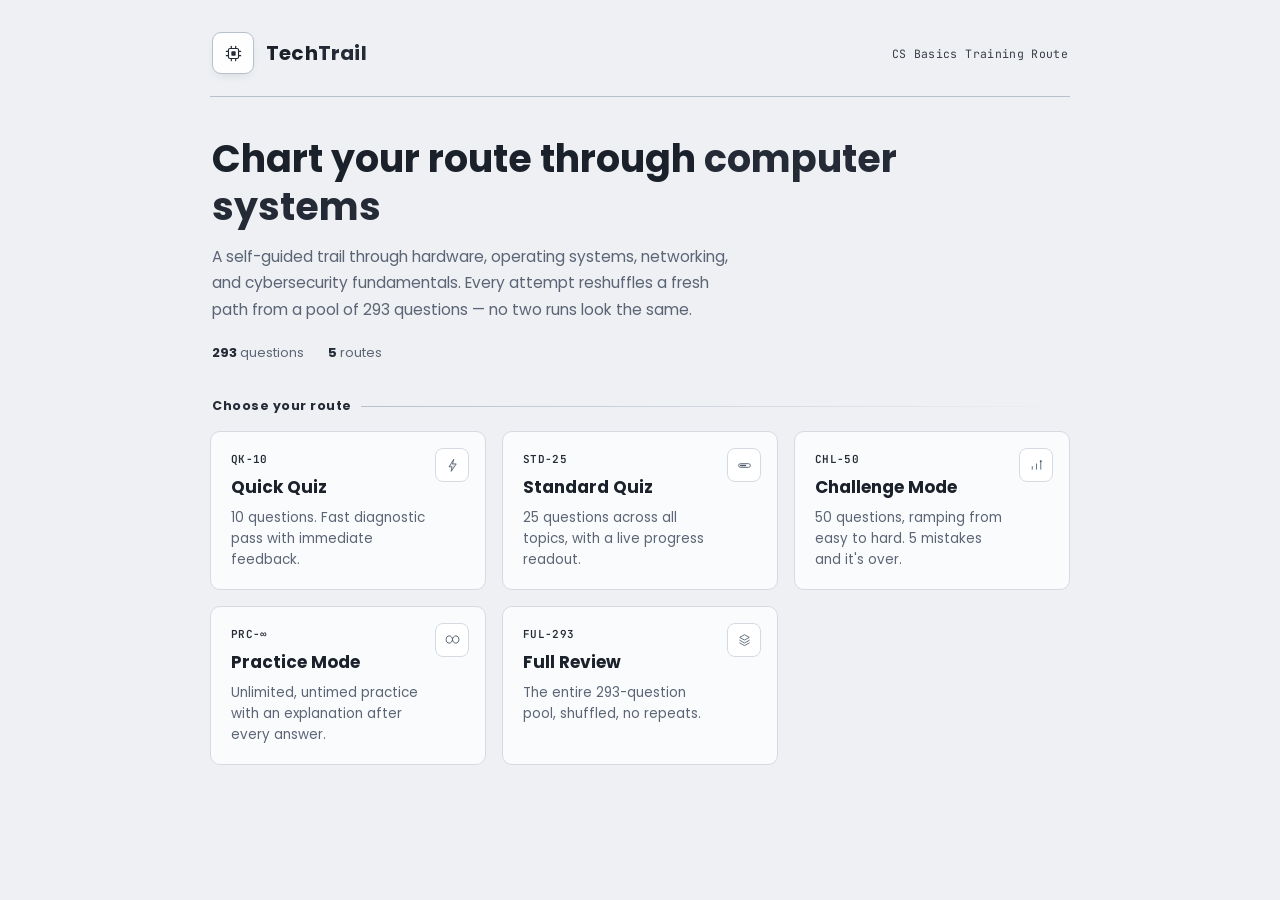
<file: index.html>
<!DOCTYPE html>
<html lang="en">
<head>
<meta charset="UTF-8">
<meta name="viewport" content="width=device-width, initial-scale=1, viewport-fit=cover">
<meta name="theme-color" content="#eef0f3">
<title>TechTrail — Computer Systems Basics</title>
<link rel="icon" type="image/svg+xml" href="data:image/svg+xml,%3Csvg xmlns='http://www.w3.org/2000/svg' viewBox='0 0 32 32'%3E%3Crect width='32' height='32' rx='9' fill='%230c1017'/%3E%3Crect x='9' y='9' width='14' height='14' rx='2' fill='none' stroke='%23dbe1e8' stroke-width='1.6'/%3E%3Crect x='13' y='13' width='6' height='6' rx='1' fill='%23dbe1e8'/%3E%3Cline x1='13' y1='9' x2='13' y2='6' stroke='%23dbe1e8' stroke-width='1.6' stroke-linecap='round'/%3E%3Cline x1='19' y1='9' x2='19' y2='6' stroke='%23dbe1e8' stroke-width='1.6' stroke-linecap='round'/%3E%3Cline x1='13' y1='23' x2='13' y2='26' stroke='%23dbe1e8' stroke-width='1.6' stroke-linecap='round'/%3E%3Cline x1='19' y1='23' x2='19' y2='26' stroke='%23dbe1e8' stroke-width='1.6' stroke-linecap='round'/%3E%3Cline x1='9' y1='13' x2='6' y2='13' stroke='%23dbe1e8' stroke-width='1.6' stroke-linecap='round'/%3E%3Cline x1='9' y1='19' x2='6' y2='19' stroke='%23dbe1e8' stroke-width='1.6' stroke-linecap='round'/%3E%3Cline x1='23' y1='13' x2='26' y2='13' stroke='%23dbe1e8' stroke-width='1.6' stroke-linecap='round'/%3E%3Cline x1='23' y1='19' x2='26' y2='19' stroke='%23dbe1e8' stroke-width='1.6' stroke-linecap='round'/%3E%3C/svg%3E">
<link rel="preconnect" href="https://fonts.googleapis.com">
<link rel="preconnect" href="https://fonts.gstatic.com" crossorigin>
<link href="https://fonts.googleapis.com/css2?family=Poppins:wght@400;500;600;700&family=JetBrains+Mono:wght@400;500;600;700&display=swap" rel="stylesheet">
<link rel="stylesheet" href="styles.css">
</head>
<body>
<div id="app" role="main" aria-live="polite"></div>
<script src="questions_data.js"></script>
<script src="script.js"></script>
</body>
</html>
</file>
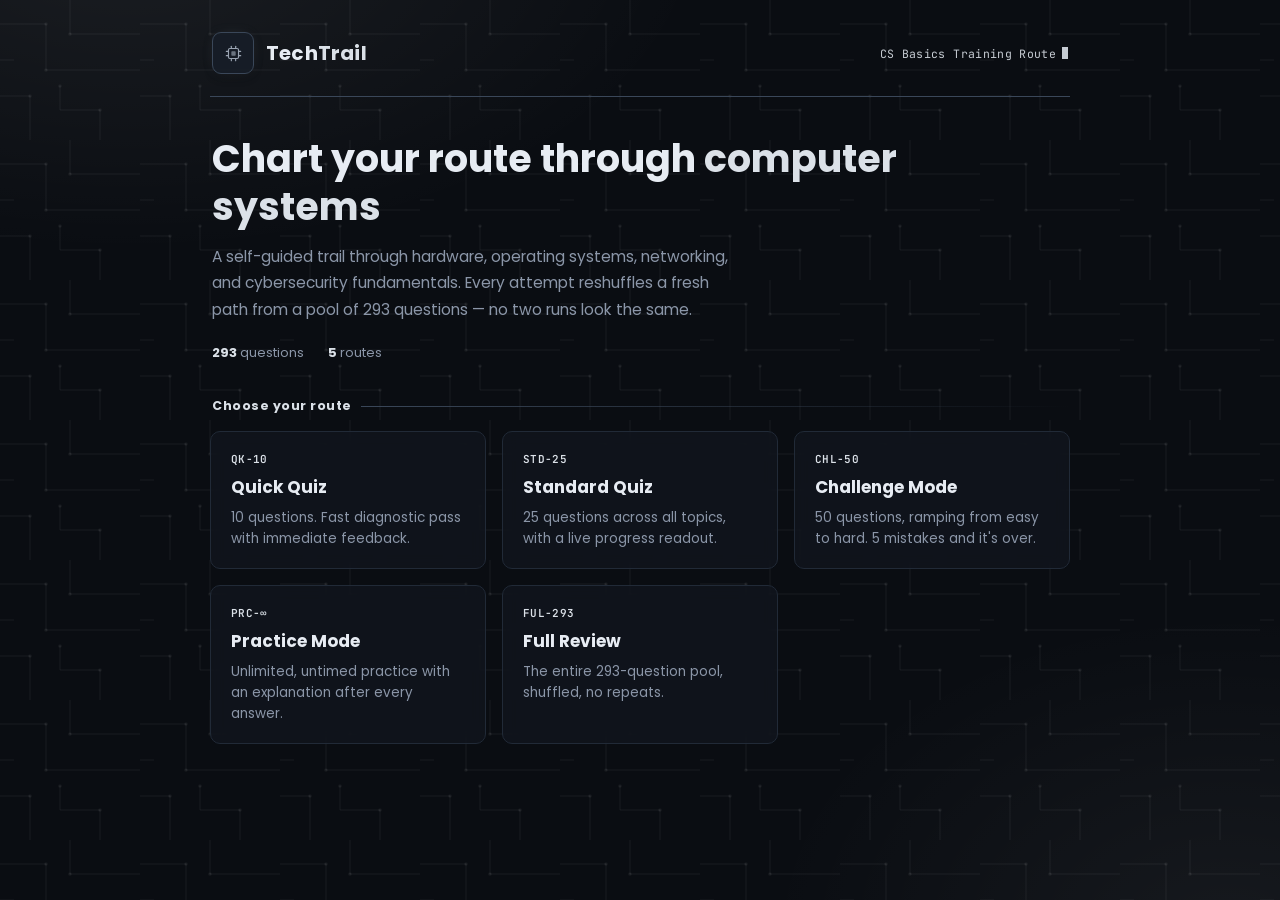
<file: index-1.html>
<!DOCTYPE html>
<html lang="en">
<head>
<meta charset="UTF-8">
<meta name="viewport" content="width=device-width, initial-scale=1, viewport-fit=cover">
<meta name="theme-color" content="#0a0d12">
<title>TechTrail — Computer Systems Basics</title>
<link rel="icon" type="image/svg+xml" href="data:image/svg+xml,%3Csvg xmlns='http://www.w3.org/2000/svg' viewBox='0 0 32 32'%3E%3Crect width='32' height='32' rx='9' fill='%230c1017'/%3E%3Crect x='9' y='9' width='14' height='14' rx='2' fill='none' stroke='%239aa4b2' stroke-width='1.6'/%3E%3Crect x='13' y='13' width='6' height='6' rx='1' fill='%236b7480'/%3E%3Cline x1='13' y1='9' x2='13' y2='6' stroke='%239aa4b2' stroke-width='1.6' stroke-linecap='round'/%3E%3Cline x1='19' y1='9' x2='19' y2='6' stroke='%239aa4b2' stroke-width='1.6' stroke-linecap='round'/%3E%3Cline x1='13' y1='23' x2='13' y2='26' stroke='%239aa4b2' stroke-width='1.6' stroke-linecap='round'/%3E%3Cline x1='19' y1='23' x2='19' y2='26' stroke='%239aa4b2' stroke-width='1.6' stroke-linecap='round'/%3E%3Cline x1='9' y1='13' x2='6' y2='13' stroke='%239aa4b2' stroke-width='1.6' stroke-linecap='round'/%3E%3Cline x1='9' y1='19' x2='6' y2='19' stroke='%239aa4b2' stroke-width='1.6' stroke-linecap='round'/%3E%3Cline x1='23' y1='13' x2='26' y2='13' stroke='%239aa4b2' stroke-width='1.6' stroke-linecap='round'/%3E%3Cline x1='23' y1='19' x2='26' y2='19' stroke='%239aa4b2' stroke-width='1.6' stroke-linecap='round'/%3E%3C/svg%3E">
<link rel="preconnect" href="https://fonts.googleapis.com">
<link rel="preconnect" href="https://fonts.gstatic.com" crossorigin>
<link href="https://fonts.googleapis.com/css2?family=Poppins:wght@400;500;600;700&family=JetBrains+Mono:wght@400;500;600;700&display=swap" rel="stylesheet">
<style>
/* ===== Tokens — cool tech palette, blue / amber complements ===== */
:root{
  --bg:#0a0d12;
  --bg-soft:#0d1117;
  --panel:rgba(19,24,32,0.66);
  --panel-alt:rgba(23,29,39,0.94);
  --border:#212a37;
  --border-bright:#3a4759;
  --text:#e7ecf3;
  --text-dim:#8b96a8;
  --text-faint:#57647a;
  --accent:#9aa4b2;       /* signal gray */
  --accent-hi:#dbe1e8;
  --accent-dim:rgba(154,164,178,0.14);
  --gold:#6b7480;         /* muted steel — secondary accent */
  --gold-dim:rgba(107,116,128,0.16);
  --danger:#ff6b5e;
  --danger-dim:rgba(255,107,94,0.11);
  --ok:#48d98a;            /* easy / correct-adjacent green */
  --ok-dim:rgba(72,217,138,0.11);
  --on-accent:#05090d;    /* dark text set on bright accent fills */
  --radius:10px;
  --radius-sm:7px;
  --font-display:'Poppins','Inter',system-ui,-apple-system,sans-serif;
  --font-mono:'JetBrains Mono',ui-monospace,SFMono-Regular,Menlo,Consolas,monospace;
  --font-body:'Poppins',system-ui,-apple-system,sans-serif;
}

*{box-sizing:border-box;}
html,body{height:100%;}
html{
  background:
    radial-gradient(ellipse 1000px 560px at 10% -8%, rgba(255,255,255,0.07) 0%, transparent 58%),
    radial-gradient(ellipse 800px 560px at 96% 104%, rgba(255,255,255,0.05) 0%, transparent 58%),
    url("[data-uri]"),
    var(--bg);
  background-size:auto, auto, 140px 140px, auto;
  background-position:0 0, 0 0, 0 0, 0 0;
  background-attachment:fixed;
  scrollbar-color:var(--border-bright) var(--bg);
  scrollbar-width:thin;
}
::-webkit-scrollbar{width:11px;height:11px;}
::-webkit-scrollbar-track{background:var(--bg);}
::-webkit-scrollbar-thumb{
  background:var(--border-bright);
  border-radius:8px;
  border:2px solid var(--bg);
}
::-webkit-scrollbar-thumb:hover{background:var(--accent-dim);}
body{
  margin:0;
  background:transparent;
  color:var(--text);
  font-family:var(--font-body);
  min-height:100vh;
  -webkit-font-smoothing:antialiased;
}

#app{
  max-width:900px;
  margin:0 auto;
  padding:28px 20px 60px;
  position:relative;
}

button{font-family:inherit;}
:focus-visible{outline:2px solid var(--accent);outline-offset:2px;border-radius:4px;}

.primary-btn:active:not(:disabled),
.ghost-btn:active,
.pill-btn:active,
.choice-btn:active:not(:disabled),
.end-btn:active,
.mode-card:active{
  transform:scale(.97);
}

.sr-only{
  position:absolute;width:1px;height:1px;padding:0;margin:-1px;overflow:hidden;
  clip:rect(0,0,0,0);white-space:nowrap;border:0;
}

@media(prefers-reduced-motion:reduce){
  *{animation-duration:0.001s!important;transition-duration:0.001s!important;}
}

/* ===== Brand bar ===== */
.brand-bar{
  display:flex;align-items:center;justify-content:space-between;
  gap:12px;flex-wrap:wrap;
  padding:4px 2px 22px;
  border-bottom:1px solid var(--border-bright);
  margin-bottom:30px;
  position:relative;
}
.brand{
  display:flex;align-items:center;gap:12px;
}
.brand-mark{
  width:42px;height:42px;
  border-radius:9px;
  background:var(--panel-alt);
  border:1px solid var(--border-bright);
  color:var(--accent);
  display:flex;align-items:center;justify-content:center;
  flex-shrink:0;
  box-shadow:0 4px 14px -6px rgba(0,0,0,0.45), 0 0 16px -8px rgba(154,164,178,0.4);
}
.brand-mark svg{display:block;width:23px;height:23px;}
.brand-word{
  font-family:var(--font-display);
  font-weight:700;
  font-size:20px;
  letter-spacing:.01em;
  color:var(--text);
  line-height:1;
}
.brand-word em{
  font-style:normal;
  color:var(--accent-hi);
}
.brand-tag{
  font-family:var(--font-mono);
  font-size:11.5px;
  color:var(--accent-hi);
  letter-spacing:.03em;
  opacity:.9;
  display:inline-flex;align-items:center;
}
.brand-tag::after{
  content:'';
  display:inline-block;
  width:6px;height:12px;
  margin-left:6px;
  background:var(--accent-hi);
  animation:cursorBlink 1.1s step-end infinite;
}
@keyframes cursorBlink{0%,49%{opacity:1;}50%,100%{opacity:0;}}

/* ===== Screens ===== */
.screen{animation:fadein .35s ease-out;}
@keyframes fadein{from{opacity:0;transform:translateY(6px);}to{opacity:1;transform:translateY(0);}}

/* ===== Home ===== */
.hero{padding:8px 2px 34px;}
.hero h1{
  font-family:var(--font-display);
  font-weight:700;
  font-size:clamp(26px,5vw,38px);
  line-height:1.25;
  margin:0 0 14px;
  color:var(--text);
  letter-spacing:0;
}
.hero h1 span{
  color:var(--accent-hi);
  font-style:normal;
}
.hero p{
  color:var(--text-dim);
  font-size:15.5px;
  line-height:1.7;
  max-width:58ch;
  margin:0 0 20px;
}
.hero-stats{
  display:flex;gap:24px;flex-wrap:wrap;
  font-family:var(--font-body);
  font-size:13px;
  color:var(--text-dim);
}
.hero-stats b{color:var(--accent-hi);font-weight:700;}

.section-label{
  font-family:var(--font-body);
  font-size:12.5px;
  letter-spacing:.04em;
  color:var(--accent-hi);
  font-weight:700;
  margin:0 0 16px;
  padding-left:2px;
  display:flex;align-items:center;gap:9px;
}
.section-label::after{
  content:'';
  flex:1;
  height:1px;
  background:linear-gradient(90deg, var(--border-bright), transparent);
}

.mode-grid{
  display:grid;
  grid-template-columns:repeat(auto-fit,minmax(230px,1fr));
  gap:16px;
  margin-bottom:34px;
}
.mode-card{
  background:var(--panel);
  backdrop-filter:blur(8px);
  border:1px solid var(--border);
  border-radius:var(--radius);
  padding:20px 20px 18px;
  text-align:left;
  cursor:pointer;
  color:var(--text);
  transition:border-color .18s ease, transform .18s ease, box-shadow .18s ease, background .18s ease;
  display:flex;flex-direction:column;gap:8px;
  position:relative;
  overflow:hidden;
}
.mode-card:hover,.mode-card:focus-visible{
  border-color:var(--accent);
  background:var(--panel-alt);
  transform:translateY(-2px);
  box-shadow:0 12px 26px -18px rgba(0,0,0,0.5), 0 0 0 1px rgba(154,164,178,0.15), 0 0 24px -6px rgba(154,164,178,0.25);
}
.mode-card .mode-name{
  font-family:var(--font-display);
  font-size:17px;
  font-weight:700;
  letter-spacing:0;
}
.mode-card .mode-meta{
  font-family:var(--font-mono);
  font-size:11px;
  color:var(--accent-hi);
  font-weight:600;
  letter-spacing:.03em;
}
.mode-card .mode-desc{
  font-size:13.5px;
  color:var(--text-dim);
  line-height:1.55;
  margin:0;
}

/* ===== Panel / config ===== */
.panel{
  background:var(--panel);
  backdrop-filter:blur(8px);
  border:1px solid var(--border);
  border-radius:var(--radius);
  padding:26px;
  box-shadow:0 16px 34px -28px rgba(0,0,0,0.5);
}
.panel h2{
  font-family:var(--font-display);
  font-weight:700;
  font-size:20px;
  margin:0 0 6px;
  letter-spacing:0;
}
.panel .panel-sub{color:var(--text-dim);font-size:13.5px;margin:0 0 20px;}

.choice-row{display:flex;gap:10px;flex-wrap:wrap;margin-bottom:22px;}
.pill-btn{
  background:var(--panel-alt);
  border:1px solid var(--border);
  color:var(--text);
  padding:11px 18px;
  border-radius:var(--radius-sm);
  font-family:var(--font-mono);
  font-size:12.5px;
  cursor:pointer;
  transition:border-color .15s ease, background .15s ease, color .15s ease, box-shadow .15s ease;
  min-height:40px;
}
.pill-btn:hover{border-color:var(--border-bright);}
.pill-btn.active{
  background:var(--accent-dim);
  border-color:var(--accent);
  color:var(--accent-hi);
  font-weight:700;
}

.primary-btn{
  background:var(--accent);
  color:var(--on-accent);
  border:none;
  padding:13px 24px;
  border-radius:var(--radius-sm);
  font-family:var(--font-mono);
  font-weight:700;
  font-size:13.5px;
  letter-spacing:.02em;
  cursor:pointer;
  transition:filter .15s ease, transform .15s ease, box-shadow .15s ease;
  box-shadow:0 8px 20px -8px rgba(154,164,178,0.45), 0 0 0 1px rgba(154,164,178,0.3) inset;
  min-height:46px;
}
.primary-btn:hover{filter:brightness(1.08);transform:translateY(-1px);box-shadow:0 10px 26px -6px rgba(154,164,178,0.55), 0 0 0 1px rgba(154,164,178,0.35) inset;}
.primary-btn:disabled{opacity:.4;cursor:not-allowed;transform:none;box-shadow:none;}

.ghost-btn{
  background:transparent;
  color:var(--text-dim);
  border:1px solid var(--border);
  padding:12px 20px;
  border-radius:var(--radius-sm);
  font-family:var(--font-mono);
  font-size:13px;
  letter-spacing:.01em;
  cursor:pointer;
  transition:border-color .15s ease,color .15s ease,background .15s ease;
  min-height:46px;
}
.ghost-btn:hover{border-color:var(--accent);color:var(--accent-hi);background:var(--accent-dim);}

.btn-row{display:flex;gap:12px;flex-wrap:wrap;margin-top:6px;}

/* ===== Modal (custom confirm — avoids blocked native dialogs) ===== */
.modal-overlay{
  position:fixed;inset:0;
  background:rgba(4,6,9,0.65);
  backdrop-filter:blur(3px);
  display:flex;align-items:center;justify-content:center;
  padding:20px;
  z-index:100;
  animation:fadein .15s ease both;
}
.modal-box{
  background:var(--panel-alt);
  border:1px solid var(--border-bright);
  border-radius:var(--radius);
  padding:24px;
  max-width:380px;
  width:100%;
  box-shadow:0 24px 48px -20px rgba(0,0,0,0.7);
}
.modal-title{
  font-family:var(--font-display);
  font-weight:700;
  font-size:18px;
  margin:0 0 10px;
  color:var(--text);
}
.modal-body{
  font-family:var(--font-body);
  font-size:14px;
  line-height:1.6;
  color:var(--text-dim);
  margin:0 0 20px;
}
.modal-actions{display:flex;gap:10px;justify-content:flex-end;flex-wrap:wrap;}
.modal-actions .ghost-btn,.modal-actions .primary-btn{min-height:42px;padding:10px 18px;}
.primary-btn.danger{
  background:var(--danger);
  color:#1a0806;
  box-shadow:0 8px 20px -8px rgba(255,107,94,0.5), 0 0 0 1px rgba(255,107,94,0.3) inset;
}
.primary-btn.danger:hover{filter:brightness(1.06);}

/* ===== Quiz topbar / End Quiz control ===== */
.quiz-stickybar{
  position:sticky;
  top:0;
  z-index:20;
  background:var(--bg);
  padding-top:10px;
  margin:0 -2px 18px;
  padding-left:2px;
  padding-right:2px;
}
.quiz-stickybar::after{
  content:'';
  position:absolute;
  left:0;right:0;bottom:-10px;
  height:10px;
  background:linear-gradient(var(--bg), transparent);
  pointer-events:none;
}
.quiz-topbar{
  display:flex;
  justify-content:flex-end;
  margin-bottom:10px;
}
.end-btn{
  background:transparent;
  border:1px solid var(--border);
  color:var(--text-faint);
  padding:8px 14px;
  border-radius:999px;
  font-family:var(--font-mono);
  font-size:12px;
  font-weight:600;
  letter-spacing:.02em;
  cursor:pointer;
  display:inline-flex;align-items:center;gap:6px;
  transition:border-color .15s ease,color .15s ease,background .15s ease,transform .1s ease;
  min-height:34px;
}
.end-btn:hover,.end-btn:focus-visible{
  border-color:var(--danger);
  color:var(--danger);
  background:var(--danger-dim);
}

/* ===== Telemetry bar (now a calm stat strip) ===== */
.telemetry{
  display:grid;
  grid-template-columns:repeat(5,1fr);
  gap:10px;
  margin-bottom:0;
  font-family:var(--font-body);
}
.telemetry .cell{
  background:var(--panel);
  border:1px solid var(--border);
  border-radius:var(--radius-sm);
  padding:11px 13px;
  min-width:0;
  position:relative;
  overflow:hidden;
}
.telemetry .cell .k{
  font-size:10.5px;
  letter-spacing:.03em;
  color:var(--text-faint);
  margin-bottom:4px;
}
.telemetry .cell .v{
  font-size:15px;
  font-weight:600;
  color:var(--text);
  white-space:nowrap;
  overflow:hidden;
  text-overflow:ellipsis;
  font-family:var(--font-mono);
  letter-spacing:-0.01em;
}
.telemetry .cell .v.accent{color:var(--accent-hi);}
.telemetry .cell .v.amber{color:var(--gold);}
.telemetry .cell .v.diff-easy{color:var(--ok);}
.telemetry .cell .v.diff-medium{color:var(--gold);}
.telemetry .cell .v.diff-hard{color:var(--danger);}

.timer-cell .timer-bar{
  position:absolute;left:0;right:0;bottom:0;
  height:3px;
  background:var(--border);
}
.timer-cell .timer-bar-fill{
  height:100%;
  background:var(--accent);
  transition:width 1s linear, background-color .3s ease;
}
.timer-cell.low .timer-bar-fill{background:var(--gold);}

@keyframes cellPulse{
  0%{box-shadow:0 0 0 0 rgba(154,164,178,0.35);}
  100%{box-shadow:0 0 0 8px rgba(154,164,178,0);}
}
.telemetry .cell.pulse{animation:cellPulse .5s ease-out;}

@keyframes popFloat{
  0%{opacity:0;transform:translate(-50%,4px) scale(.9);}
  20%{opacity:1;transform:translate(-50%,-2px) scale(1);}
  100%{opacity:0;transform:translate(-50%,-22px) scale(1);}
}
.score-pop{
  position:absolute;
  left:50%;top:-2px;
  transform:translate(-50%,0);
  font-family:var(--font-mono);
  font-weight:700;
  font-size:12px;
  color:var(--accent-hi);
  animation:popFloat 0.9s ease-out both;
  pointer-events:none;
  white-space:nowrap;
}

.progress-track{
  height:8px;
  background:var(--border);
  border-radius:8px;
  overflow:hidden;
  margin-top:14px;
  margin-bottom:0;
}
.progress-fill{
  height:100%;
  background:var(--accent);
  border-radius:8px;
  transition:width .3s ease;
}

/* ===== Question card ===== */
.q-card{
  background:var(--panel);
  backdrop-filter:blur(8px);
  border:1px solid var(--border);
  border-radius:var(--radius);
  padding:26px 24px;
  box-shadow:0 16px 34px -28px rgba(0,0,0,0.5);
}
.q-meta{
  display:flex;gap:9px;align-items:center;flex-wrap:wrap;
  margin-bottom:16px;
  font-family:var(--font-body);
  font-size:11.5px;
  letter-spacing:.02em;
}
.q-tag{
  padding:4px 10px;
  border-radius:999px;
  border:1px solid var(--border-bright);
  color:var(--text-dim);
  font-weight:600;
}
.q-tag.diff-easy{color:var(--ok);border-color:rgba(72,217,138,0.3);background:var(--ok-dim);}
.q-tag.diff-medium{color:var(--gold);border-color:rgba(107,116,128,0.3);background:var(--gold-dim);}
.q-tag.diff-hard{color:var(--danger);border-color:rgba(255,107,94,0.3);background:var(--danger-dim);}

.q-text{
  font-family:var(--font-body);
  font-weight:600;
  font-size:18.5px;
  line-height:1.55;
  margin:0 0 22px;
  color:var(--text);
}

.choices{display:flex;flex-direction:column;gap:10px;margin-bottom:6px;}
.choice-btn{
  text-align:left;
  background:var(--panel-alt);
  border:1px solid var(--border);
  color:var(--text);
  padding:14px 16px;
  border-radius:var(--radius-sm);
  font-size:14.5px;
  cursor:pointer;
  display:flex;align-items:center;gap:12px;
  transition:border-color .12s ease, background .12s ease, box-shadow .12s ease, transform .12s ease;
  min-height:48px;
}
.choice-btn:hover:not(:disabled){border-color:var(--accent);background:var(--accent-dim);transform:translateY(-1px);}
.choice-btn:disabled{cursor:default;}
.choice-btn .letter{
  font-family:var(--font-body);
  font-weight:700;
  font-size:12px;
  color:var(--text-faint);
  border:1px solid var(--border);
  border-radius:8px;
  width:24px;height:24px;
  display:flex;align-items:center;justify-content:center;
  flex-shrink:0;
}
.choice-btn.selected{border-color:var(--accent);background:var(--accent-dim);}
.choice-btn.correct{
  border-color:var(--accent);
  background:var(--accent-dim);
}
.choice-btn.correct .letter{background:var(--accent);color:var(--on-accent);border-color:var(--accent);}
.choice-btn.incorrect{
  border-color:var(--danger);
  background:var(--danger-dim);
}
.choice-btn.incorrect .letter{background:var(--danger);color:var(--on-accent);border-color:var(--danger);}
.choice-btn.dim{opacity:.45;}

.feedback{
  margin-top:18px;
  padding:15px 17px;
  border-radius:var(--radius-sm);
  font-family:var(--font-body);
  font-size:13.5px;
  line-height:1.6;
  border:1px solid var(--border);
}
.feedback.ok{border-color:rgba(72,217,138,0.3);background:var(--ok-dim);}
.feedback.no{border-color:rgba(255,107,94,0.3);background:var(--danger-dim);}
.feedback .status-line{
  font-weight:700;
  letter-spacing:0;
  margin-bottom:6px;
}
.feedback.ok .status-line{color:var(--ok);}
.feedback.no .status-line{color:var(--danger);}
.feedback .explain{color:var(--text-dim);font-family:var(--font-body);font-size:13.5px;}

.q-footer{display:flex;justify-content:flex-end;margin-top:20px;}

.mistake-note{
  margin-top:14px;
  font-family:var(--font-body);
  font-size:12px;
  color:var(--text-faint);
}

.kbd-hint{
  margin-top:16px;
  font-family:var(--font-mono);
  font-size:11px;
  letter-spacing:.01em;
  color:var(--text-faint);
  display:flex;align-items:center;gap:6px;flex-wrap:wrap;
}
.kbd-hint kbd{
  background:var(--panel-alt);
  border:1px solid var(--border-bright);
  border-radius:5px;
  padding:2px 6px;
  font-family:var(--font-mono);
  font-size:10.5px;
  color:var(--text-dim);
}

/* ===== Results ===== */
.rating-banner{
  text-align:center;
  padding:34px 20px;
  border-radius:var(--radius);
  border:1px solid var(--border);
  background:var(--panel);
  backdrop-filter:blur(8px);
  margin-bottom:22px;
  position:relative;
  overflow:hidden;
}
.rating-banner::before{
  content:'';
  position:absolute;inset:0;
  background:radial-gradient(circle at 50% 0%, rgba(154,164,178,0.14), transparent 65%);
  pointer-events:none;
}
.rating-banner .pct{
  font-family:var(--font-mono);
  font-size:52px;
  font-weight:700;
  color:var(--accent-hi);
  line-height:1;
  position:relative;
  text-shadow:0 0 28px rgba(127,225,255,0.35);
}
.rating-banner .label{
  font-family:var(--font-mono);
  font-size:13px;
  letter-spacing:.03em;
  color:var(--text-dim);
  margin-top:12px;
  position:relative;
}

.stat-grid{
  display:grid;
  grid-template-columns:repeat(auto-fit,minmax(150px,1fr));
  gap:10px;
  margin-bottom:26px;
}
.stat-cell{background:var(--panel);border:1px solid var(--border);border-radius:var(--radius-sm);padding:16px;}
.stat-cell .k{font-family:var(--font-body);font-size:11px;letter-spacing:.02em;color:var(--text-faint);margin-bottom:6px;}
.stat-cell .v{font-family:var(--font-mono);font-size:19px;font-weight:600;color:var(--accent-hi);}

/* ===== Review ===== */
.review-item{
  background:var(--panel);
  backdrop-filter:blur(8px);
  border:1px solid var(--border);
  border-radius:var(--radius);
  padding:18px 20px;
  margin-bottom:12px;
}
.review-item .q{font-family:var(--font-body);font-size:15.5px;font-weight:600;margin:0 0 10px;}
.review-item .row{font-family:var(--font-body);font-size:13px;margin:4px 0;}
.review-item .row .lbl{color:var(--text-faint);margin-right:6px;}
.review-item .row.wrong .val{color:var(--danger);}
.review-item .row.right .val{color:var(--accent-hi);}
.review-item .explain{color:var(--text-dim);font-size:13.5px;margin-top:10px;line-height:1.5;}

.empty-note{
  color:var(--text-dim);
  font-family:var(--font-body);
  font-size:13.5px;
  padding:22px;
  text-align:center;
  border:1px dashed var(--border-bright);
  border-radius:var(--radius);
}

/* ===== Responsive ===== */
@media(max-width:640px){
  #app{padding:20px 16px 48px;}
  .telemetry{grid-template-columns:repeat(2,1fr);}
  .stat-grid{grid-template-columns:repeat(2,1fr);}
  .rating-banner .pct{font-size:42px;}
  .rating-banner{padding:28px 16px;}
  .q-card,.panel{padding:20px 18px;}
  .q-text{font-size:16.5px;}
  .btn-row{flex-direction:column;}
  .btn-row .primary-btn,.btn-row .ghost-btn{width:100%;}
  .q-footer{
    position:sticky;
    bottom:0;
    margin:20px -16px 0;
    padding:12px 16px calc(12px + env(safe-area-inset-bottom));
    background:linear-gradient(var(--bg-soft), var(--bg-soft) 60%, var(--bg-soft));
    border-top:1px solid var(--border);
    box-shadow:0 -12px 20px -12px rgba(0,0,0,0.4);
  }
  .q-footer .primary-btn{width:100%;}
  .modal-actions{flex-direction:column-reverse;}
  .modal-actions .ghost-btn,.modal-actions .primary-btn{width:100%;}
}

@media(max-width:420px){
  .brand-word{font-size:17px;}
  .hero h1{font-size:23px;}
  .mode-card{padding:16px;}
  .choice-row .pill-btn{flex:1 1 calc(50% - 10px);text-align:center;}
}
</style>
</head>
<body>
<div id="app" role="main" aria-live="polite"></div>
<script>
const QUESTION_POOL = [
{
"id":1,
"category":"Fundamentals",
"difficulty":"Easy",
"type":"multiple-choice",
"question":"Which term best matches this definition: \"An electronic device that processes data according to instructions.\"",
"choices":[
"Firmware",
"Hardware",
"Computer",
"Software"
],
"answer":"Computer",
"explanation":"Computer is defined as: An electronic device that processes data according to instructions."
},
{
"id":2,
"category":"Fundamentals",
"difficulty":"Easy",
"type":"multiple-choice",
"question":"Which term best matches this definition: \"A combination of hardware, software, data, and users working together.\"",
"choices":[
"Hardware",
"Firmware",
"Computer System",
"Software"
],
"answer":"Computer System",
"explanation":"Computer System is defined as: A combination of hardware, software, data, and users working together."
},
{
"id":3,
"category":"Fundamentals",
"difficulty":"Easy",
"type":"multiple-choice",
"question":"Which term best matches this definition: \"The physical components of a computer.\"",
"choices":[
"Computer System",
"Firmware",
"Software",
"Hardware"
],
"answer":"Hardware",
"explanation":"Hardware is defined as: The physical components of a computer."
},
{
"id":4,
"category":"Fundamentals",
"difficulty":"Easy",
"type":"multiple-choice",
"question":"Which term best matches this definition: \"Programs and instructions that tell hardware what to do.\"",
"choices":[
"Hardware",
"Computer",
"Software",
"Computer System"
],
"answer":"Software",
"explanation":"Software is defined as: Programs and instructions that tell hardware what to do."
},
{
"id":5,
"category":"Fundamentals",
"difficulty":"Easy",
"type":"multiple-choice",
"question":"Which term best matches this definition: \"Software permanently or semi-permanently stored in hardware.\"",
"choices":[
"Hardware",
"Computer System",
"Firmware",
"Computer"
],
"answer":"Firmware",
"explanation":"Firmware is defined as: Software permanently or semi-permanently stored in hardware."
},
{
"id":6,
"category":"Hardware",
"difficulty":"Medium",
"type":"multiple-choice",
"question":"Which term best matches this definition: \"The processor responsible for executing instructions and processing data.\"",
"choices":[
"CPU",
"Register",
"Cooling Fan",
"GPU"
],
"answer":"CPU",
"explanation":"CPU is defined as: The processor responsible for executing instructions and processing data."
},
{
"id":7,
"category":"Hardware",
"difficulty":"Medium",
"type":"multiple-choice",
"question":"Which term best matches this definition: \"CPU component that performs arithmetic and logical operations.\"",
"choices":[
"ROM",
"GPU",
"ALU",
"Register"
],
"answer":"ALU",
"explanation":"ALU is defined as: CPU component that performs arithmetic and logical operations."
},
{
"id":8,
"category":"Hardware",
"difficulty":"Medium",
"type":"multiple-choice",
"question":"Which term best matches this definition: \"CPU component that directs and coordinates instruction execution.\"",
"choices":[
"Cache Memory",
"NIC",
"Control Unit",
"CPU"
],
"answer":"Control Unit",
"explanation":"Control Unit is defined as: CPU component that directs and coordinates instruction execution."
},
{
"id":9,
"category":"Hardware",
"difficulty":"Medium",
"type":"multiple-choice",
"question":"Which term best matches this definition: \"Small, high-speed storage locations inside the CPU.\"",
"choices":[
"Register",
"Sound Card",
"GPU",
"Cooling Fan"
],
"answer":"Register",
"explanation":"Register is defined as: Small, high-speed storage locations inside the CPU."
},
{
"id":10,
"category":"Hardware",
"difficulty":"Medium",
"type":"multiple-choice",
"question":"Which term best matches this definition: \"Main circuit board connecting major computer components.\"",
"choices":[
"Motherboard",
"ALU",
"CPU",
"NIC"
],
"answer":"Motherboard",
"explanation":"Motherboard is defined as: Main circuit board connecting major computer components."
},
{
"id":11,
"category":"Hardware",
"difficulty":"Medium",
"type":"multiple-choice",
"question":"Which term best matches this definition: \"Temporary memory used by programs and the operating system while running.\"",
"choices":[
"ROM",
"RAM",
"PSU",
"Cooling Fan"
],
"answer":"RAM",
"explanation":"RAM is defined as: Temporary memory used by programs and the operating system while running."
},
{
"id":12,
"category":"Hardware",
"difficulty":"Medium",
"type":"multiple-choice",
"question":"Which term best matches this definition: \"Non-volatile memory that stores data that normally does not change frequently.\"",
"choices":[
"GPU",
"ROM",
"Heat Sink",
"Cache Memory"
],
"answer":"ROM",
"explanation":"ROM is defined as: Non-volatile memory that stores data that normally does not change frequently."
},
{
"id":13,
"category":"Hardware",
"difficulty":"Medium",
"type":"multiple-choice",
"question":"Which term best matches this definition: \"Very fast memory used to store frequently accessed CPU data and instructions.\"",
"choices":[
"Heat Sink",
"RAM",
"Cache Memory",
"ROM"
],
"answer":"Cache Memory",
"explanation":"Cache Memory is defined as: Very fast memory used to store frequently accessed CPU data and instructions."
},
{
"id":14,
"category":"Hardware",
"difficulty":"Medium",
"type":"multiple-choice",
"question":"Which term best matches this definition: \"Processor designed primarily for graphics and parallel computations.\"",
"choices":[
"GPU",
"Control Unit",
"NIC",
"Cache Memory"
],
"answer":"GPU",
"explanation":"GPU is defined as: Processor designed primarily for graphics and parallel computations."
},
{
"id":15,
"category":"Hardware",
"difficulty":"Medium",
"type":"multiple-choice",
"question":"Which term best matches this definition: \"Component that converts electrical power into usable power for the computer.\"",
"choices":[
"PSU",
"CPU",
"Cache Memory",
"Cooling Fan"
],
"answer":"PSU",
"explanation":"PSU is defined as: Component that converts electrical power into usable power for the computer."
},
{
"id":16,
"category":"Hardware",
"difficulty":"Medium",
"type":"multiple-choice",
"question":"Which term best matches this definition: \"Component that absorbs and dissipates heat from electronic components.\"",
"choices":[
"Control Unit",
"Cache Memory",
"Heat Sink",
"PSU"
],
"answer":"Heat Sink",
"explanation":"Heat Sink is defined as: Component that absorbs and dissipates heat from electronic components."
},
{
"id":17,
"category":"Hardware",
"difficulty":"Medium",
"type":"multiple-choice",
"question":"Which term best matches this definition: \"Fan used to move air and remove heat from computer components.\"",
"choices":[
"Control Unit",
"Sound Card",
"Cooling Fan",
"CPU"
],
"answer":"Cooling Fan",
"explanation":"Cooling Fan is defined as: Fan used to move air and remove heat from computer components."
},
{
"id":18,
"category":"Hardware",
"difficulty":"Medium",
"type":"multiple-choice",
"question":"Which term best matches this definition: \"Hardware that allows a computer to connect to a network.\"",
"choices":[
"Control Unit",
"Register",
"NIC",
"Expansion Card"
],
"answer":"NIC",
"explanation":"NIC is defined as: Hardware that allows a computer to connect to a network."
},
{
"id":19,
"category":"Hardware",
"difficulty":"Medium",
"type":"multiple-choice",
"question":"Which term best matches this definition: \"Hardware responsible for processing audio input and output.\"",
"choices":[
"Cooling Fan",
"Motherboard",
"RAM",
"Sound Card"
],
"answer":"Sound Card",
"explanation":"Sound Card is defined as: Hardware responsible for processing audio input and output."
},
{
"id":20,
"category":"Hardware",
"difficulty":"Medium",
"type":"multiple-choice",
"question":"Which term best matches this definition: \"Circuit board added to provide additional computer functionality.\"",
"choices":[
"Expansion Card",
"Motherboard",
"Heat Sink",
"RAM"
],
"answer":"Expansion Card",
"explanation":"Expansion Card is defined as: Circuit board added to provide additional computer functionality."
},
{
"id":21,
"category":"Interfaces & Ports",
"difficulty":"Medium",
"type":"multiple-choice",
"question":"Which term best matches this definition: \"Standard interface used to connect peripherals and transfer data.\"",
"choices":[
"HDMI",
"DisplayPort",
"USB",
"VGA"
],
"answer":"USB",
"explanation":"USB is defined as: Standard interface used to connect peripherals and transfer data."
},
{
"id":22,
"category":"Interfaces & Ports",
"difficulty":"Medium",
"type":"multiple-choice",
"question":"Which term best matches this definition: \"Interface commonly used to transmit digital video and audio.\"",
"choices":[
"DisplayPort",
"VGA",
"USB",
"HDMI"
],
"answer":"HDMI",
"explanation":"HDMI is defined as: Interface commonly used to transmit digital video and audio."
},
{
"id":23,
"category":"Interfaces & Ports",
"difficulty":"Medium",
"type":"multiple-choice",
"question":"Which term best matches this definition: \"Older video interface that primarily transmits analog video.\"",
"choices":[
"HDMI",
"USB",
"DisplayPort",
"VGA"
],
"answer":"VGA",
"explanation":"VGA is defined as: Older video interface that primarily transmits analog video."
},
{
"id":24,
"category":"Interfaces & Ports",
"difficulty":"Medium",
"type":"multiple-choice",
"question":"Which term best matches this definition: \"Digital interface commonly used for monitors and displays.\"",
"choices":[
"HDMI",
"VGA",
"USB",
"DisplayPort"
],
"answer":"DisplayPort",
"explanation":"DisplayPort is defined as: Digital interface commonly used for monitors and displays."
},
{
"id":25,
"category":"Peripherals",
"difficulty":"Easy",
"type":"multiple-choice",
"question":"Which term best matches this definition: \"Device connected to a computer to provide input, output, or additional functionality.\"",
"choices":[
"Output Device",
"Webcam",
"Microphone",
"Peripheral"
],
"answer":"Peripheral",
"explanation":"Peripheral is defined as: Device connected to a computer to provide input, output, or additional functionality."
},
{
"id":26,
"category":"Peripherals",
"difficulty":"Easy",
"type":"multiple-choice",
"question":"Which term best matches this definition: \"Input device used primarily for entering text and commands.\"",
"choices":[
"Touchscreen",
"Peripheral",
"Output Device",
"Keyboard"
],
"answer":"Keyboard",
"explanation":"Keyboard is defined as: Input device used primarily for entering text and commands."
},
{
"id":27,
"category":"Peripherals",
"difficulty":"Easy",
"type":"multiple-choice",
"question":"Which term best matches this definition: \"Pointing device used to interact with graphical interfaces.\"",
"choices":[
"Webcam",
"Printer",
"Peripheral",
"Mouse"
],
"answer":"Mouse",
"explanation":"Mouse is defined as: Pointing device used to interact with graphical interfaces."
},
{
"id":28,
"category":"Peripherals",
"difficulty":"Easy",
"type":"multiple-choice",
"question":"Which term best matches this definition: \"Output device that displays visual information.\"",
"choices":[
"Keyboard",
"Printer",
"Input Device",
"Monitor"
],
"answer":"Monitor",
"explanation":"Monitor is defined as: Output device that displays visual information."
},
{
"id":29,
"category":"Peripherals",
"difficulty":"Easy",
"type":"multiple-choice",
"question":"Which term best matches this definition: \"Output device that produces physical copies of digital information.\"",
"choices":[
"Printer",
"Webcam",
"Monitor",
"Peripheral"
],
"answer":"Printer",
"explanation":"Printer is defined as: Output device that produces physical copies of digital information."
},
{
"id":30,
"category":"Peripherals",
"difficulty":"Easy",
"type":"multiple-choice",
"question":"Which term best matches this definition: \"Input device that converts physical documents or images into digital form.\"",
"choices":[
"Microphone",
"Keyboard",
"Scanner",
"Output Device"
],
"answer":"Scanner",
"explanation":"Scanner is defined as: Input device that converts physical documents or images into digital form."
},
{
"id":31,
"category":"Peripherals",
"difficulty":"Easy",
"type":"multiple-choice",
"question":"Which term best matches this definition: \"Camera used to capture video for a computer.\"",
"choices":[
"Monitor",
"Output Device",
"Keyboard",
"Webcam"
],
"answer":"Webcam",
"explanation":"Webcam is defined as: Camera used to capture video for a computer."
},
{
"id":32,
"category":"Peripherals",
"difficulty":"Easy",
"type":"multiple-choice",
"question":"Which term best matches this definition: \"Input device that captures sound.\"",
"choices":[
"Speaker",
"Scanner",
"Monitor",
"Microphone"
],
"answer":"Microphone",
"explanation":"Microphone is defined as: Input device that captures sound."
},
{
"id":33,
"category":"Peripherals",
"difficulty":"Easy",
"type":"multiple-choice",
"question":"Which term best matches this definition: \"Output device that produces sound.\"",
"choices":[
"Microphone",
"Speaker",
"Scanner",
"Printer"
],
"answer":"Speaker",
"explanation":"Speaker is defined as: Output device that produces sound."
},
{
"id":34,
"category":"Peripherals",
"difficulty":"Easy",
"type":"multiple-choice",
"question":"Which term best matches this definition: \"Display that detects touch input.\"",
"choices":[
"Scanner",
"Touchscreen",
"Input Device",
"Output Device"
],
"answer":"Touchscreen",
"explanation":"Touchscreen is defined as: Display that detects touch input."
},
{
"id":35,
"category":"Peripherals",
"difficulty":"Easy",
"type":"multiple-choice",
"question":"Which term best matches this definition: \"Hardware used to send data or commands to a computer.\"",
"choices":[
"Printer",
"Keyboard",
"Input Device",
"Speaker"
],
"answer":"Input Device",
"explanation":"Input Device is defined as: Hardware used to send data or commands to a computer."
},
{
"id":36,
"category":"Peripherals",
"difficulty":"Easy",
"type":"multiple-choice",
"question":"Which term best matches this definition: \"Hardware used to present processed information to a user.\"",
"choices":[
"Webcam",
"Output Device",
"Keyboard",
"Scanner"
],
"answer":"Output Device",
"explanation":"Output Device is defined as: Hardware used to present processed information to a user."
},
{
"id":37,
"category":"Storage",
"difficulty":"Medium",
"type":"multiple-choice",
"question":"Which term best matches this definition: \"Hardware used to store data permanently or semi-permanently.\"",
"choices":[
"NVMe",
"HDD",
"Storage Device",
"Memory Card"
],
"answer":"Storage Device",
"explanation":"Storage Device is defined as: Hardware used to store data permanently or semi-permanently."
},
{
"id":38,
"category":"Storage",
"difficulty":"Medium",
"type":"multiple-choice",
"question":"Which term best matches this definition: \"Magnetic storage device that uses spinning disks to store data.\"",
"choices":[
"Flash Drive",
"HDD",
"Memory Card",
"SSD"
],
"answer":"HDD",
"explanation":"HDD is defined as: Magnetic storage device that uses spinning disks to store data."
},
{
"id":39,
"category":"Storage",
"difficulty":"Medium",
"type":"multiple-choice",
"question":"Which term best matches this definition: \"Storage device that uses flash memory and has no moving parts.\"",
"choices":[
"SSD",
"Optical Disc",
"Storage Device",
"HDD"
],
"answer":"SSD",
"explanation":"SSD is defined as: Storage device that uses flash memory and has no moving parts."
},
{
"id":40,
"category":"Storage",
"difficulty":"Medium",
"type":"multiple-choice",
"question":"Which term best matches this definition: \"High-speed storage protocol commonly used with PCIe-based SSDs.\"",
"choices":[
"NVMe",
"Optical Disc",
"SSD",
"Storage Device"
],
"answer":"NVMe",
"explanation":"NVMe is defined as: High-speed storage protocol commonly used with PCIe-based SSDs."
},
{
"id":41,
"category":"Storage",
"difficulty":"Medium",
"type":"multiple-choice",
"question":"Which term best matches this definition: \"Storage medium read using a laser, such as a CD or DVD.\"",
"choices":[
"Optical Disc",
"SSD",
"HDD",
"Memory Card"
],
"answer":"Optical Disc",
"explanation":"Optical Disc is defined as: Storage medium read using a laser, such as a CD or DVD."
},
{
"id":42,
"category":"Storage",
"difficulty":"Medium",
"type":"multiple-choice",
"question":"Which term best matches this definition: \"Portable storage device that uses flash memory.\"",
"choices":[
"HDD",
"Flash Drive",
"Storage Device",
"SSD"
],
"answer":"Flash Drive",
"explanation":"Flash Drive is defined as: Portable storage device that uses flash memory."
},
{
"id":43,
"category":"Storage",
"difficulty":"Medium",
"type":"multiple-choice",
"question":"Which term best matches this definition: \"Small removable flash-storage device used in many electronic devices.\"",
"choices":[
"HDD",
"Optical Disc",
"NVMe",
"Memory Card"
],
"answer":"Memory Card",
"explanation":"Memory Card is defined as: Small removable flash-storage device used in many electronic devices."
},
{
"id":44,
"category":"Data Units",
"difficulty":"Easy",
"type":"multiple-choice",
"question":"Which term best matches this definition: \"Smallest unit of digital data, represented as 0 or 1.\"",
"choices":[
"Megabyte",
"Gigabyte",
"Byte",
"Bit"
],
"answer":"Bit",
"explanation":"Bit is defined as: Smallest unit of digital data, represented as 0 or 1."
},
{
"id":45,
"category":"Data Units",
"difficulty":"Easy",
"type":"multiple-choice",
"question":"Which term best matches this definition: \"Group of 8 bits.\"",
"choices":[
"Byte",
"Kilobyte",
"Megabyte",
"Gigabyte"
],
"answer":"Byte",
"explanation":"Byte is defined as: Group of 8 bits."
},
{
"id":46,
"category":"Data Units",
"difficulty":"Easy",
"type":"multiple-choice",
"question":"Which term best matches this definition: \"Approximately 1,000 bytes in decimal measurement.\"",
"choices":[
"Megabyte",
"Byte",
"Bit",
"Kilobyte"
],
"answer":"Kilobyte",
"explanation":"Kilobyte is defined as: Approximately 1,000 bytes in decimal measurement."
},
{
"id":47,
"category":"Data Units",
"difficulty":"Easy",
"type":"multiple-choice",
"question":"Which term best matches this definition: \"Approximately 1 million bytes.\"",
"choices":[
"Bit",
"Kilobyte",
"Gigabyte",
"Megabyte"
],
"answer":"Megabyte",
"explanation":"Megabyte is defined as: Approximately 1 million bytes."
},
{
"id":48,
"category":"Data Units",
"difficulty":"Easy",
"type":"multiple-choice",
"question":"Which term best matches this definition: \"Approximately 1 billion bytes.\"",
"choices":[
"Gigabyte",
"Terabyte",
"Kilobyte",
"Byte"
],
"answer":"Gigabyte",
"explanation":"Gigabyte is defined as: Approximately 1 billion bytes."
},
{
"id":49,
"category":"Data Units",
"difficulty":"Easy",
"type":"multiple-choice",
"question":"Which term best matches this definition: \"Approximately 1 trillion bytes.\"",
"choices":[
"Byte",
"Terabyte",
"Kilobyte",
"Bit"
],
"answer":"Terabyte",
"explanation":"Terabyte is defined as: Approximately 1 trillion bytes."
},
{
"id":50,
"category":"Files & Folders",
"difficulty":"Easy",
"type":"multiple-choice",
"question":"Which term best matches this definition: \"Information represented in a form that computers can process.\"",
"choices":[
"File",
"Data",
"Folder",
"File Extension"
],
"answer":"Data",
"explanation":"Data is defined as: Information represented in a form that computers can process."
},
{
"id":51,
"category":"Files & Folders",
"difficulty":"Easy",
"type":"multiple-choice",
"question":"Which term best matches this definition: \"Named collection of digital data.\"",
"choices":[
"Folder",
"Data",
"File Extension",
"File"
],
"answer":"File",
"explanation":"File is defined as: Named collection of digital data."
},
{
"id":52,
"category":"Files & Folders",
"difficulty":"Easy",
"type":"multiple-choice",
"question":"Which term best matches this definition: \"Container used to organize files and other folders.\"",
"choices":[
"Data",
"Folder",
"File Extension",
"File"
],
"answer":"Folder",
"explanation":"Folder is defined as: Container used to organize files and other folders."
},
{
"id":53,
"category":"Files & Folders",
"difficulty":"Easy",
"type":"multiple-choice",
"question":"Which term best matches this definition: \"Characters at the end of a filename indicating its file type.\"",
"choices":[
"Folder",
"File Extension",
"Data",
"File"
],
"answer":"File Extension",
"explanation":"File Extension is defined as: Characters at the end of a filename indicating its file type."
},
{
"id":54,
"category":"Operating Systems",
"difficulty":"Medium",
"type":"multiple-choice",
"question":"Which term best matches this definition: \"Software that manages computer hardware and provides services for applications.\"",
"choices":[
"System Software",
"Operating System",
"macOS",
"Kernel"
],
"answer":"Operating System",
"explanation":"Operating System is defined as: Software that manages computer hardware and provides services for applications."
},
{
"id":55,
"category":"Operating Systems",
"difficulty":"Medium",
"type":"multiple-choice",
"question":"Which term best matches this definition: \"Operating system developed by Microsoft.\"",
"choices":[
"Windows",
"Operating System",
"POST",
"Bootloader"
],
"answer":"Windows",
"explanation":"Windows is defined as: Operating system developed by Microsoft."
},
{
"id":56,
"category":"Operating Systems",
"difficulty":"Medium",
"type":"multiple-choice",
"question":"Which term best matches this definition: \"Family of open-source operating systems based on the Linux kernel.\"",
"choices":[
"Windows",
"Linux",
"Application",
"BIOS"
],
"answer":"Linux",
"explanation":"Linux is defined as: Family of open-source operating systems based on the Linux kernel."
},
{
"id":57,
"category":"Operating Systems",
"difficulty":"Medium",
"type":"multiple-choice",
"question":"Which term best matches this definition: \"Operating system developed by Apple for Mac computers.\"",
"choices":[
"POST",
"Bootloader",
"macOS",
"Windows"
],
"answer":"macOS",
"explanation":"macOS is defined as: Operating system developed by Apple for Mac computers."
},
{
"id":58,
"category":"Operating Systems",
"difficulty":"Medium",
"type":"multiple-choice",
"question":"Which term best matches this definition: \"Mobile operating system developed by Google and based on Linux.\"",
"choices":[
"Utility Software",
"Android",
"Linux",
"Bootloader"
],
"answer":"Android",
"explanation":"Android is defined as: Mobile operating system developed by Google and based on Linux."
},
{
"id":59,
"category":"Operating Systems",
"difficulty":"Medium",
"type":"multiple-choice",
"question":"Which term best matches this definition: \"Core component of an operating system that manages hardware and system resources.\"",
"choices":[
"Kernel",
"Bootloader",
"BIOS",
"POST"
],
"answer":"Kernel",
"explanation":"Kernel is defined as: Core component of an operating system that manages hardware and system resources."
},
{
"id":60,
"category":"Operating Systems",
"difficulty":"Medium",
"type":"multiple-choice",
"question":"Which term best matches this definition: \"Software that allows an operating system to communicate with hardware.\"",
"choices":[
"Device Driver",
"Utility Software",
"Bootloader",
"System Software"
],
"answer":"Device Driver",
"explanation":"Device Driver is defined as: Software that allows an operating system to communicate with hardware."
},
{
"id":61,
"category":"Operating Systems",
"difficulty":"Medium",
"type":"multiple-choice",
"question":"Which term best matches this definition: \"Software designed to perform tasks for users.\"",
"choices":[
"Linux",
"Application",
"UEFI",
"Android"
],
"answer":"Application",
"explanation":"Application is defined as: Software designed to perform tasks for users."
},
{
"id":62,
"category":"Operating Systems",
"difficulty":"Medium",
"type":"multiple-choice",
"question":"Which term best matches this definition: \"Software designed to maintain, configure, or manage a computer system.\"",
"choices":[
"Windows",
"Operating System",
"Kernel",
"Utility Software"
],
"answer":"Utility Software",
"explanation":"Utility Software is defined as: Software designed to maintain, configure, or manage a computer system."
},
{
"id":63,
"category":"Operating Systems",
"difficulty":"Medium",
"type":"multiple-choice",
"question":"Which term best matches this definition: \"Software responsible for managing computer resources and supporting applications.\"",
"choices":[
"System Software",
"UEFI",
"Android",
"Utility Software"
],
"answer":"System Software",
"explanation":"System Software is defined as: Software responsible for managing computer resources and supporting applications."
},
{
"id":64,
"category":"Operating Systems",
"difficulty":"Medium",
"type":"multiple-choice",
"question":"Which term best matches this definition: \"Sequence of operations performed when a computer starts.\"",
"choices":[
"Boot Process",
"Kernel",
"Device Driver",
"Linux"
],
"answer":"Boot Process",
"explanation":"Boot Process is defined as: Sequence of operations performed when a computer starts."
},
{
"id":65,
"category":"Operating Systems",
"difficulty":"Medium",
"type":"multiple-choice",
"question":"Which term best matches this definition: \"Firmware traditionally used to initialize hardware and start the boot process.\"",
"choices":[
"BIOS",
"UEFI",
"Utility Software",
"Bootloader"
],
"answer":"BIOS",
"explanation":"BIOS is defined as: Firmware traditionally used to initialize hardware and start the boot process."
},
{
"id":66,
"category":"Operating Systems",
"difficulty":"Medium",
"type":"multiple-choice",
"question":"Which term best matches this definition: \"Modern firmware interface that replaces traditional BIOS functionality.\"",
"choices":[
"POST",
"Device Driver",
"UEFI",
"Utility Software"
],
"answer":"UEFI",
"explanation":"UEFI is defined as: Modern firmware interface that replaces traditional BIOS functionality."
},
{
"id":67,
"category":"Operating Systems",
"difficulty":"Medium",
"type":"multiple-choice",
"question":"Which term best matches this definition: \"Startup test that checks essential hardware components.\"",
"choices":[
"Boot Process",
"macOS",
"POST",
"Operating System"
],
"answer":"POST",
"explanation":"POST is defined as: Startup test that checks essential hardware components."
},
{
"id":68,
"category":"Operating Systems",
"difficulty":"Medium",
"type":"multiple-choice",
"question":"Which term best matches this definition: \"Software responsible for loading an operating system.\"",
"choices":[
"macOS",
"Bootloader",
"Kernel",
"Windows"
],
"answer":"Bootloader",
"explanation":"Bootloader is defined as: Software responsible for loading an operating system."
},
{
"id":69,
"category":"GUI & Processes",
"difficulty":"Easy",
"type":"multiple-choice",
"question":"Which term best matches this definition: \"Graphical interface allowing users to interact through visual elements.\"",
"choices":[
"Taskbar",
"Process",
"GUI",
"Virtual Memory"
],
"answer":"GUI",
"explanation":"GUI is defined as: Graphical interface allowing users to interact through visual elements."
},
{
"id":70,
"category":"GUI & Processes",
"difficulty":"Easy",
"type":"multiple-choice",
"question":"Which term best matches this definition: \"Interface where users interact with a computer through text commands.\"",
"choices":[
"CLI",
"Page File",
"GUI",
"Taskbar"
],
"answer":"CLI",
"explanation":"CLI is defined as: Interface where users interact with a computer through text commands."
},
{
"id":71,
"category":"GUI & Processes",
"difficulty":"Easy",
"type":"multiple-choice",
"question":"Which term best matches this definition: \"Main graphical workspace displayed after logging into an operating system.\"",
"choices":[
"Icon",
"Desktop",
"Taskbar",
"Task Manager"
],
"answer":"Desktop",
"explanation":"Desktop is defined as: Main graphical workspace displayed after logging into an operating system."
},
{
"id":72,
"category":"GUI & Processes",
"difficulty":"Easy",
"type":"multiple-choice",
"question":"Which term best matches this definition: \"Interface element commonly used to access applications and system functions.\"",
"choices":[
"Process",
"Virtual Memory",
"Taskbar",
"Thread"
],
"answer":"Taskbar",
"explanation":"Taskbar is defined as: Interface element commonly used to access applications and system functions."
},
{
"id":73,
"category":"GUI & Processes",
"difficulty":"Easy",
"type":"multiple-choice",
"question":"Which term best matches this definition: \"Graphical representation of a file, application, device, or function.\"",
"choices":[
"Taskbar",
"Icon",
"GUI",
"Page File"
],
"answer":"Icon",
"explanation":"Icon is defined as: Graphical representation of a file, application, device, or function."
},
{
"id":74,
"category":"GUI & Processes",
"difficulty":"Easy",
"type":"multiple-choice",
"question":"Which term best matches this definition: \"Graphical area containing an application or document.\"",
"choices":[
"Window",
"Taskbar",
"Multitasking",
"Thread"
],
"answer":"Window",
"explanation":"Window is defined as: Graphical area containing an application or document."
},
{
"id":75,
"category":"GUI & Processes",
"difficulty":"Easy",
"type":"multiple-choice",
"question":"Which term best matches this definition: \"A program currently being executed by the operating system.\"",
"choices":[
"Task Manager",
"CLI",
"Process",
"Desktop"
],
"answer":"Process",
"explanation":"Process is defined as: A program currently being executed by the operating system."
},
{
"id":76,
"category":"GUI & Processes",
"difficulty":"Easy",
"type":"multiple-choice",
"question":"Which term best matches this definition: \"Smallest sequence of programmed instructions that can be managed independently.\"",
"choices":[
"Desktop",
"Window",
"Thread",
"Process"
],
"answer":"Thread",
"explanation":"Thread is defined as: Smallest sequence of programmed instructions that can be managed independently."
},
{
"id":77,
"category":"GUI & Processes",
"difficulty":"Easy",
"type":"multiple-choice",
"question":"Which term best matches this definition: \"Ability of an operating system to manage multiple processes.\"",
"choices":[
"Multitasking",
"GUI",
"Window",
"Virtual Memory"
],
"answer":"Multitasking",
"explanation":"Multitasking is defined as: Ability of an operating system to manage multiple processes."
},
{
"id":78,
"category":"GUI & Processes",
"difficulty":"Easy",
"type":"multiple-choice",
"question":"Which term best matches this definition: \"Storage space used as an extension of physical RAM.\"",
"choices":[
"Multitasking",
"Virtual Memory",
"Window",
"CLI"
],
"answer":"Virtual Memory",
"explanation":"Virtual Memory is defined as: Storage space used as an extension of physical RAM."
},
{
"id":79,
"category":"GUI & Processes",
"difficulty":"Easy",
"type":"multiple-choice",
"question":"Which term best matches this definition: \"Disk space used by an operating system as virtual memory.\"",
"choices":[
"Virtual Memory",
"Window",
"Page File",
"Taskbar"
],
"answer":"Page File",
"explanation":"Page File is defined as: Disk space used by an operating system as virtual memory."
},
{
"id":80,
"category":"GUI & Processes",
"difficulty":"Easy",
"type":"multiple-choice",
"question":"Which term best matches this definition: \"System utility used to view and manage running processes and resources.\"",
"choices":[
"Virtual Memory",
"Task Manager",
"Thread",
"CLI"
],
"answer":"Task Manager",
"explanation":"Task Manager is defined as: System utility used to view and manage running processes and resources."
},
{
"id":81,
"category":"File Systems",
"difficulty":"Medium",
"type":"multiple-choice",
"question":"Which term best matches this definition: \"Method used by an operating system to organize and manage stored data.\"",
"choices":[
"File System",
"Formatting",
"exFAT",
"Volume"
],
"answer":"File System",
"explanation":"File System is defined as: Method used by an operating system to organize and manage stored data."
},
{
"id":82,
"category":"File Systems",
"difficulty":"Medium",
"type":"multiple-choice",
"question":"Which term best matches this definition: \"File system commonly used by modern Windows systems.\"",
"choices":[
"exFAT",
"File System",
"NTFS",
"Restore"
],
"answer":"NTFS",
"explanation":"NTFS is defined as: File system commonly used by modern Windows systems."
},
{
"id":83,
"category":"File Systems",
"difficulty":"Medium",
"type":"multiple-choice",
"question":"Which term best matches this definition: \"File system commonly used for compatibility with various devices.\"",
"choices":[
"FAT32",
"Formatting",
"File System",
"Cloud Storage"
],
"answer":"FAT32",
"explanation":"FAT32 is defined as: File system commonly used for compatibility with various devices."
},
{
"id":84,
"category":"File Systems",
"difficulty":"Medium",
"type":"multiple-choice",
"question":"Which term best matches this definition: \"File system designed for flash storage and large files.\"",
"choices":[
"NTFS",
"exFAT",
"File System",
"Formatting"
],
"answer":"exFAT",
"explanation":"exFAT is defined as: File system designed for flash storage and large files."
},
{
"id":85,
"category":"File Systems",
"difficulty":"Medium",
"type":"multiple-choice",
"question":"Which term best matches this definition: \"Logical division of a storage device.\"",
"choices":[
"Restore",
"Partition",
"Volume",
"Formatting"
],
"answer":"Partition",
"explanation":"Partition is defined as: Logical division of a storage device."
},
{
"id":86,
"category":"File Systems",
"difficulty":"Medium",
"type":"multiple-choice",
"question":"Which term best matches this definition: \"Logical storage area that can contain a file system.\"",
"choices":[
"Cloud Storage",
"exFAT",
"Backup",
"Volume"
],
"answer":"Volume",
"explanation":"Volume is defined as: Logical storage area that can contain a file system."
},
{
"id":87,
"category":"File Systems",
"difficulty":"Medium",
"type":"multiple-choice",
"question":"Which term best matches this definition: \"Preparing a storage device or partition for use with a file system.\"",
"choices":[
"Formatting",
"Backup",
"Partition",
"Restore"
],
"answer":"Formatting",
"explanation":"Formatting is defined as: Preparing a storage device or partition for use with a file system."
},
{
"id":88,
"category":"File Systems",
"difficulty":"Medium",
"type":"multiple-choice",
"question":"Which term best matches this definition: \"Copy of data kept for recovery purposes.\"",
"choices":[
"File System",
"Cloud Storage",
"FAT32",
"Backup"
],
"answer":"Backup",
"explanation":"Backup is defined as: Copy of data kept for recovery purposes."
},
{
"id":89,
"category":"File Systems",
"difficulty":"Medium",
"type":"multiple-choice",
"question":"Which term best matches this definition: \"Process of recovering data or system state from a backup.\"",
"choices":[
"FAT32",
"Formatting",
"Restore",
"Backup"
],
"answer":"Restore",
"explanation":"Restore is defined as: Process of recovering data or system state from a backup."
},
{
"id":90,
"category":"File Systems",
"difficulty":"Medium",
"type":"multiple-choice",
"question":"Which term best matches this definition: \"Storage of data on remotely accessible servers.\"",
"choices":[
"exFAT",
"NTFS",
"Cloud Storage",
"Volume"
],
"answer":"Cloud Storage",
"explanation":"Cloud Storage is defined as: Storage of data on remotely accessible servers."
},
{
"id":91,
"category":"Networking Basics",
"difficulty":"Easy",
"type":"multiple-choice",
"question":"Which term best matches this definition: \"Group of connected devices that can communicate and share resources.\"",
"choices":[
"Network",
"LAN",
"UTP",
"Wi-Fi"
],
"answer":"Network",
"explanation":"Network is defined as: Group of connected devices that can communicate and share resources."
},
{
"id":92,
"category":"Networking Basics",
"difficulty":"Easy",
"type":"multiple-choice",
"question":"Which term best matches this definition: \"Network covering a relatively small geographic area.\"",
"choices":[
"LAN",
"Intranet",
"Ethernet",
"WAN"
],
"answer":"LAN",
"explanation":"LAN is defined as: Network covering a relatively small geographic area."
},
{
"id":93,
"category":"Networking Basics",
"difficulty":"Easy",
"type":"multiple-choice",
"question":"Which term best matches this definition: \"Network covering a large geographic area.\"",
"choices":[
"Switch",
"Router",
"WAN",
"Modem"
],
"answer":"WAN",
"explanation":"WAN is defined as: Network covering a large geographic area."
},
{
"id":94,
"category":"Networking Basics",
"difficulty":"Easy",
"type":"multiple-choice",
"question":"Which term best matches this definition: \"Wireless local area network.\"",
"choices":[
"Ethernet",
"Network Cable",
"Network",
"WLAN"
],
"answer":"WLAN",
"explanation":"WLAN is defined as: Wireless local area network."
},
{
"id":95,
"category":"Networking Basics",
"difficulty":"Easy",
"type":"multiple-choice",
"question":"Which term best matches this definition: \"Personal area network connecting devices around an individual.\"",
"choices":[
"PAN",
"Ethernet",
"UTP",
"LAN"
],
"answer":"PAN",
"explanation":"PAN is defined as: Personal area network connecting devices around an individual."
},
{
"id":96,
"category":"Networking Basics",
"difficulty":"Easy",
"type":"multiple-choice",
"question":"Which term best matches this definition: \"Global system of interconnected computer networks.\"",
"choices":[
"Internet",
"Network Cable",
"Ethernet",
"LAN"
],
"answer":"Internet",
"explanation":"Internet is defined as: Global system of interconnected computer networks."
},
{
"id":97,
"category":"Networking Basics",
"difficulty":"Easy",
"type":"multiple-choice",
"question":"Which term best matches this definition: \"Private network used within an organization.\"",
"choices":[
"Intranet",
"Modem",
"Access Point",
"Switch"
],
"answer":"Intranet",
"explanation":"Intranet is defined as: Private network used within an organization."
},
{
"id":98,
"category":"Networking Basics",
"difficulty":"Easy",
"type":"multiple-choice",
"question":"Which term best matches this definition: \"Common wired networking technology.\"",
"choices":[
"Intranet",
"Network Cable",
"Ethernet",
"WAN"
],
"answer":"Ethernet",
"explanation":"Ethernet is defined as: Common wired networking technology."
},
{
"id":99,
"category":"Networking Basics",
"difficulty":"Easy",
"type":"multiple-choice",
"question":"Which term best matches this definition: \"Wireless networking technology based on IEEE 802.11 standards.\"",
"choices":[
"WAN",
"Wi-Fi",
"Internet",
"Network Cable"
],
"answer":"Wi-Fi",
"explanation":"Wi-Fi is defined as: Wireless networking technology based on IEEE 802.11 standards."
},
{
"id":100,
"category":"Networking Basics",
"difficulty":"Easy",
"type":"multiple-choice",
"question":"Which term best matches this definition: \"Device that forwards packets between different networks.\"",
"choices":[
"Router",
"WAN",
"Access Point",
"Wi-Fi"
],
"answer":"Router",
"explanation":"Router is defined as: Device that forwards packets between different networks."
},
{
"id":101,
"category":"Networking Basics",
"difficulty":"Easy",
"type":"multiple-choice",
"question":"Which term best matches this definition: \"Network device that connects devices within a LAN and forwards frames.\"",
"choices":[
"Modem",
"Network Cable",
"Switch",
"WAN"
],
"answer":"Switch",
"explanation":"Switch is defined as: Network device that connects devices within a LAN and forwards frames."
},
{
"id":102,
"category":"Networking Basics",
"difficulty":"Easy",
"type":"multiple-choice",
"question":"Which term best matches this definition: \"Device that provides communication between a local network and an ISP connection.\"",
"choices":[
"Modem",
"Internet",
"Ethernet",
"Intranet"
],
"answer":"Modem",
"explanation":"Modem is defined as: Device that provides communication between a local network and an ISP connection."
},
{
"id":103,
"category":"Networking Basics",
"difficulty":"Easy",
"type":"multiple-choice",
"question":"Which term best matches this definition: \"Device that provides wireless network connectivity.\"",
"choices":[
"Internet",
"Ethernet",
"Access Point",
"WLAN"
],
"answer":"Access Point",
"explanation":"Access Point is defined as: Device that provides wireless network connectivity."
},
{
"id":104,
"category":"Networking Basics",
"difficulty":"Easy",
"type":"multiple-choice",
"question":"Which term best matches this definition: \"Physical cable used to transmit network data.\"",
"choices":[
"Router",
"Internet",
"WLAN",
"Network Cable"
],
"answer":"Network Cable",
"explanation":"Network Cable is defined as: Physical cable used to transmit network data."
},
{
"id":105,
"category":"Networking Basics",
"difficulty":"Easy",
"type":"multiple-choice",
"question":"Which term best matches this definition: \"Unshielded twisted-pair cable commonly used for Ethernet.\"",
"choices":[
"LAN",
"UTP",
"Router",
"WAN"
],
"answer":"UTP",
"explanation":"UTP is defined as: Unshielded twisted-pair cable commonly used for Ethernet."
},
{
"id":106,
"category":"Networking Protocols",
"difficulty":"Medium",
"type":"multiple-choice",
"question":"Which term best matches this definition: \"Common connector used with Ethernet twisted-pair cables.\"",
"choices":[
"IP Address",
"Port Number",
"DNS",
"RJ-45"
],
"answer":"RJ-45",
"explanation":"RJ-45 is defined as: Common connector used with Ethernet twisted-pair cables."
},
{
"id":107,
"category":"Networking Protocols",
"difficulty":"Medium",
"type":"multiple-choice",
"question":"Which term best matches this definition: \"Logical address assigned to a network interface.\"",
"choices":[
"HTTPS",
"Subnet Mask",
"RJ-45",
"IP Address"
],
"answer":"IP Address",
"explanation":"IP Address is defined as: Logical address assigned to a network interface."
},
{
"id":108,
"category":"Networking Protocols",
"difficulty":"Medium",
"type":"multiple-choice",
"question":"Which term best matches this definition: \"Internet Protocol version using 32-bit addresses.\"",
"choices":[
"HTTPS",
"IPv4",
"TCP",
"UDP"
],
"answer":"IPv4",
"explanation":"IPv4 is defined as: Internet Protocol version using 32-bit addresses."
},
{
"id":109,
"category":"Networking Protocols",
"difficulty":"Medium",
"type":"multiple-choice",
"question":"Which term best matches this definition: \"Internet Protocol version using 128-bit addresses.\"",
"choices":[
"Subnet Mask",
"Port Number",
"IPv6",
"IPv4"
],
"answer":"IPv6",
"explanation":"IPv6 is defined as: Internet Protocol version using 128-bit addresses."
},
{
"id":110,
"category":"Networking Protocols",
"difficulty":"Medium",
"type":"multiple-choice",
"question":"Which term best matches this definition: \"Hardware-level network interface address.\"",
"choices":[
"HTTPS",
"FTP",
"MAC Address",
"DNS"
],
"answer":"MAC Address",
"explanation":"MAC Address is defined as: Hardware-level network interface address."
},
{
"id":111,
"category":"Networking Protocols",
"difficulty":"Medium",
"type":"multiple-choice",
"question":"Which term best matches this definition: \"Determines which portion of an IPv4 address identifies the network.\"",
"choices":[
"UDP",
"DHCP",
"TCP",
"Subnet Mask"
],
"answer":"Subnet Mask",
"explanation":"Subnet Mask is defined as: Determines which portion of an IPv4 address identifies the network."
},
{
"id":112,
"category":"Networking Protocols",
"difficulty":"Medium",
"type":"multiple-choice",
"question":"Which term best matches this definition: \"Device used to reach destinations outside the local network.\"",
"choices":[
"IPv6",
"Default Gateway",
"FTP",
"IP Address"
],
"answer":"Default Gateway",
"explanation":"Default Gateway is defined as: Device used to reach destinations outside the local network."
},
{
"id":113,
"category":"Networking Protocols",
"difficulty":"Medium",
"type":"multiple-choice",
"question":"Which term best matches this definition: \"System that translates domain names into IP addresses.\"",
"choices":[
"HTTPS",
"Subnet Mask",
"UDP",
"DNS"
],
"answer":"DNS",
"explanation":"DNS is defined as: System that translates domain names into IP addresses."
},
{
"id":114,
"category":"Networking Protocols",
"difficulty":"Medium",
"type":"multiple-choice",
"question":"Which term best matches this definition: \"Protocol that automatically provides network configuration information.\"",
"choices":[
"Port Number",
"DHCP",
"HTTPS",
"UDP"
],
"answer":"DHCP",
"explanation":"DHCP is defined as: Protocol that automatically provides network configuration information."
},
{
"id":115,
"category":"Networking Protocols",
"difficulty":"Medium",
"type":"multiple-choice",
"question":"Which term best matches this definition: \"Reliable, connection-oriented transport protocol.\"",
"choices":[
"FTP",
"Port Number",
"IPv6",
"TCP"
],
"answer":"TCP",
"explanation":"TCP is defined as: Reliable, connection-oriented transport protocol."
},
{
"id":116,
"category":"Networking Protocols",
"difficulty":"Medium",
"type":"multiple-choice",
"question":"Which term best matches this definition: \"Connectionless transport protocol with lower overhead than TCP.\"",
"choices":[
"UDP",
"Port Number",
"MAC Address",
"FTP"
],
"answer":"UDP",
"explanation":"UDP is defined as: Connectionless transport protocol with lower overhead than TCP."
},
{
"id":117,
"category":"Networking Protocols",
"difficulty":"Medium",
"type":"multiple-choice",
"question":"Which term best matches this definition: \"Protocol used to transfer web resources.\"",
"choices":[
"MAC Address",
"DHCP",
"RJ-45",
"HTTP"
],
"answer":"HTTP",
"explanation":"HTTP is defined as: Protocol used to transfer web resources."
},
{
"id":118,
"category":"Networking Protocols",
"difficulty":"Medium",
"type":"multiple-choice",
"question":"Which term best matches this definition: \"Secure version of HTTP using encryption.\"",
"choices":[
"MAC Address",
"DNS",
"Default Gateway",
"HTTPS"
],
"answer":"HTTPS",
"explanation":"HTTPS is defined as: Secure version of HTTP using encryption."
},
{
"id":119,
"category":"Networking Protocols",
"difficulty":"Medium",
"type":"multiple-choice",
"question":"Which term best matches this definition: \"Protocol used for transferring files between systems.\"",
"choices":[
"MAC Address",
"FTP",
"Default Gateway",
"IPv4"
],
"answer":"FTP",
"explanation":"FTP is defined as: Protocol used for transferring files between systems."
},
{
"id":120,
"category":"Networking Protocols",
"difficulty":"Medium",
"type":"multiple-choice",
"question":"Which term best matches this definition: \"Logical number used to identify network services or applications.\"",
"choices":[
"IPv6",
"Port Number",
"HTTP",
"UDP"
],
"answer":"Port Number",
"explanation":"Port Number is defined as: Logical number used to identify network services or applications."
},
{
"id":121,
"category":"Networking Concepts",
"difficulty":"Hard",
"type":"multiple-choice",
"question":"Which term best matches this definition: \"Unit of data transmitted across a network.\"",
"choices":[
"Packet",
"Loopback Address",
"Private IP Address",
"Peer-to-Peer"
],
"answer":"Packet",
"explanation":"Packet is defined as: Unit of data transmitted across a network."
},
{
"id":122,
"category":"Networking Concepts",
"difficulty":"Hard",
"type":"multiple-choice",
"question":"Which term best matches this definition: \"Maximum amount of data that can be transmitted over a connection in a given period.\"",
"choices":[
"Bandwidth",
"Packet",
"IP Configuration",
"Private IP Address"
],
"answer":"Bandwidth",
"explanation":"Bandwidth is defined as: Maximum amount of data that can be transmitted over a connection in a given period."
},
{
"id":123,
"category":"Networking Concepts",
"difficulty":"Hard",
"type":"multiple-choice",
"question":"Which term best matches this definition: \"Time delay involved in data transmission.\"",
"choices":[
"Latency",
"Broadcast Address",
"Client",
"IP Configuration"
],
"answer":"Latency",
"explanation":"Latency is defined as: Time delay involved in data transmission."
},
{
"id":124,
"category":"Networking Concepts",
"difficulty":"Hard",
"type":"multiple-choice",
"question":"Which term best matches this definition: \"Network utility used to test reachability and measure response time.\"",
"choices":[
"Workstation",
"IP Configuration",
"Ping",
"Peer-to-Peer"
],
"answer":"Ping",
"explanation":"Ping is defined as: Network utility used to test reachability and measure response time."
},
{
"id":125,
"category":"Networking Concepts",
"difficulty":"Hard",
"type":"multiple-choice",
"question":"Which term best matches this definition: \"Network settings such as IP address, subnet mask, gateway, and DNS.\"",
"choices":[
"IP Configuration",
"Localhost",
"Peer-to-Peer",
"Packet"
],
"answer":"IP Configuration",
"explanation":"IP Configuration is defined as: Network settings such as IP address, subnet mask, gateway, and DNS."
},
{
"id":126,
"category":"Networking Concepts",
"difficulty":"Hard",
"type":"multiple-choice",
"question":"Which term best matches this definition: \"Logical division of an IP network.\"",
"choices":[
"Bandwidth",
"CIDR",
"Subnet",
"Client-Server Model"
],
"answer":"Subnet",
"explanation":"Subnet is defined as: Logical division of an IP network."
},
{
"id":127,
"category":"Networking Concepts",
"difficulty":"Hard",
"type":"multiple-choice",
"question":"Which term best matches this definition: \"Notation used to represent IP networks using prefix lengths such as /24.\"",
"choices":[
"Localhost",
"Public IP Address",
"Private IP Address",
"CIDR"
],
"answer":"CIDR",
"explanation":"CIDR is defined as: Notation used to represent IP networks using prefix lengths such as /24."
},
{
"id":128,
"category":"Networking Concepts",
"difficulty":"Hard",
"type":"multiple-choice",
"question":"Which term best matches this definition: \"Address identifying a subnet rather than a specific host.\"",
"choices":[
"Bandwidth",
"CIDR",
"Network Address",
"Host Address"
],
"answer":"Network Address",
"explanation":"Network Address is defined as: Address identifying a subnet rather than a specific host."
},
{
"id":129,
"category":"Networking Concepts",
"difficulty":"Hard",
"type":"multiple-choice",
"question":"Which term best matches this definition: \"IPv4 address used to send traffic to all hosts in a subnet.\"",
"choices":[
"Broadcast Address",
"Subnet",
"Latency",
"Host Address"
],
"answer":"Broadcast Address",
"explanation":"Broadcast Address is defined as: IPv4 address used to send traffic to all hosts in a subnet."
},
{
"id":130,
"category":"Networking Concepts",
"difficulty":"Hard",
"type":"multiple-choice",
"question":"Which term best matches this definition: \"IP address assigned to a device/interface within a network.\"",
"choices":[
"Server",
"Localhost",
"IP Configuration",
"Host Address"
],
"answer":"Host Address",
"explanation":"Host Address is defined as: IP address assigned to a device/interface within a network."
},
{
"id":131,
"category":"Networking Concepts",
"difficulty":"Hard",
"type":"multiple-choice",
"question":"Which term best matches this definition: \"IP address intended for use within private networks.\"",
"choices":[
"IP Configuration",
"Host Address",
"Client-Server Model",
"Private IP Address"
],
"answer":"Private IP Address",
"explanation":"Private IP Address is defined as: IP address intended for use within private networks."
},
{
"id":132,
"category":"Networking Concepts",
"difficulty":"Hard",
"type":"multiple-choice",
"question":"Which term best matches this definition: \"IP address routable across the public Internet.\"",
"choices":[
"Client",
"Public IP Address",
"Ping",
"Host Address"
],
"answer":"Public IP Address",
"explanation":"Public IP Address is defined as: IP address routable across the public Internet."
},
{
"id":133,
"category":"Networking Concepts",
"difficulty":"Hard",
"type":"multiple-choice",
"question":"Which term best matches this definition: \"Address used by a device to communicate with itself.\"",
"choices":[
"Bandwidth",
"Loopback Address",
"Workstation",
"Host Address"
],
"answer":"Loopback Address",
"explanation":"Loopback Address is defined as: Address used by a device to communicate with itself."
},
{
"id":134,
"category":"Networking Concepts",
"difficulty":"Hard",
"type":"multiple-choice",
"question":"Which term best matches this definition: \"Hostname referring to the local computer.\"",
"choices":[
"Bandwidth",
"IP Configuration",
"Loopback Address",
"Localhost"
],
"answer":"Localhost",
"explanation":"Localhost is defined as: Hostname referring to the local computer."
},
{
"id":135,
"category":"Networking Concepts",
"difficulty":"Hard",
"type":"multiple-choice",
"question":"Which term best matches this definition: \"Company that provides Internet access.\"",
"choices":[
"ISP",
"CIDR",
"Loopback Address",
"Ping"
],
"answer":"ISP",
"explanation":"ISP is defined as: Company that provides Internet access."
},
{
"id":136,
"category":"Networking Concepts",
"difficulty":"Hard",
"type":"multiple-choice",
"question":"Which term best matches this definition: \"Computer or system that provides services or resources to other devices.\"",
"choices":[
"Localhost",
"Loopback Address",
"Client-Server Model",
"Server"
],
"answer":"Server",
"explanation":"Server is defined as: Computer or system that provides services or resources to other devices."
},
{
"id":137,
"category":"Networking Concepts",
"difficulty":"Hard",
"type":"multiple-choice",
"question":"Which term best matches this definition: \"Device or application that requests services from a server.\"",
"choices":[
"Workstation",
"Client",
"Broadcast Address",
"Packet"
],
"answer":"Client",
"explanation":"Client is defined as: Device or application that requests services from a server."
},
{
"id":138,
"category":"Networking Concepts",
"difficulty":"Hard",
"type":"multiple-choice",
"question":"Which term best matches this definition: \"Architecture where clients request services from servers.\"",
"choices":[
"Broadcast Address",
"ISP",
"Host Address",
"Client-Server Model"
],
"answer":"Client-Server Model",
"explanation":"Client-Server Model is defined as: Architecture where clients request services from servers."
},
{
"id":139,
"category":"Networking Concepts",
"difficulty":"Hard",
"type":"multiple-choice",
"question":"Which term best matches this definition: \"Network model where devices can communicate directly without a dedicated central server.\"",
"choices":[
"Client-Server Model",
"Peer-to-Peer",
"Packet",
"Broadcast Address"
],
"answer":"Peer-to-Peer",
"explanation":"Peer-to-Peer is defined as: Network model where devices can communicate directly without a dedicated central server."
},
{
"id":140,
"category":"Networking Concepts",
"difficulty":"Hard",
"type":"multiple-choice",
"question":"Which term best matches this definition: \"Computer used by an individual to perform work or specialized tasks.\"",
"choices":[
"Workstation",
"Network Address",
"Private IP Address",
"Server"
],
"answer":"Workstation",
"explanation":"Workstation is defined as: Computer used by an individual to perform work or specialized tasks."
},
{
"id":141,
"category":"Cybersecurity",
"difficulty":"Medium",
"type":"multiple-choice",
"question":"Which term best matches this definition: \"Practice of protecting systems, networks, and data from digital threats.\"",
"choices":[
"Vulnerability",
"Cybersecurity",
"Data Privacy",
"Access Control"
],
"answer":"Cybersecurity",
"explanation":"Cybersecurity is defined as: Practice of protecting systems, networks, and data from digital threats."
},
{
"id":142,
"category":"Cybersecurity",
"difficulty":"Medium",
"type":"multiple-choice",
"question":"Which term best matches this definition: \"Malicious software designed to damage, disrupt, or gain unauthorized access.\"",
"choices":[
"Decryption",
"Malware",
"Exploit",
"Cybersecurity"
],
"answer":"Malware",
"explanation":"Malware is defined as: Malicious software designed to damage, disrupt, or gain unauthorized access."
},
{
"id":143,
"category":"Cybersecurity",
"difficulty":"Medium",
"type":"multiple-choice",
"question":"Which term best matches this definition: \"Malware that attaches itself to files or programs and can replicate when executed.\"",
"choices":[
"Virus",
"Exploit",
"Patch",
"Antivirus"
],
"answer":"Virus",
"explanation":"Virus is defined as: Malware that attaches itself to files or programs and can replicate when executed."
},
{
"id":144,
"category":"Cybersecurity",
"difficulty":"Medium",
"type":"multiple-choice",
"question":"Which term best matches this definition: \"Malware capable of spreading automatically across systems or networks.\"",
"choices":[
"Exploit",
"Phishing",
"Malware",
"Worm"
],
"answer":"Worm",
"explanation":"Worm is defined as: Malware capable of spreading automatically across systems or networks."
},
{
"id":145,
"category":"Cybersecurity",
"difficulty":"Medium",
"type":"multiple-choice",
"question":"Which term best matches this definition: \"Malicious program disguised as legitimate software.\"",
"choices":[
"Trojan",
"Virus",
"Social Engineering",
"Worm"
],
"answer":"Trojan",
"explanation":"Trojan is defined as: Malicious program disguised as legitimate software."
},
{
"id":146,
"category":"Cybersecurity",
"difficulty":"Medium",
"type":"multiple-choice",
"question":"Which term best matches this definition: \"Malware that encrypts or blocks access to data and demands payment.\"",
"choices":[
"Ransomware",
"Data Privacy",
"Worm",
"Antivirus"
],
"answer":"Ransomware",
"explanation":"Ransomware is defined as: Malware that encrypts or blocks access to data and demands payment."
},
{
"id":147,
"category":"Cybersecurity",
"difficulty":"Medium",
"type":"multiple-choice",
"question":"Which term best matches this definition: \"Malware designed to secretly collect information about users or systems.\"",
"choices":[
"Social Engineering",
"Virus",
"Password",
"Spyware"
],
"answer":"Spyware",
"explanation":"Spyware is defined as: Malware designed to secretly collect information about users or systems."
},
{
"id":148,
"category":"Cybersecurity",
"difficulty":"Medium",
"type":"multiple-choice",
"question":"Which term best matches this definition: \"Fraudulent attempt to obtain sensitive information by impersonation.\"",
"choices":[
"Encryption",
"Virus",
"Exploit",
"Phishing"
],
"answer":"Phishing",
"explanation":"Phishing is defined as: Fraudulent attempt to obtain sensitive information by impersonation."
},
{
"id":149,
"category":"Cybersecurity",
"difficulty":"Medium",
"type":"multiple-choice",
"question":"Which term best matches this definition: \"Secret credential used to authenticate a user.\"",
"choices":[
"Worm",
"Password",
"Cybersecurity",
"Authorization"
],
"answer":"Password",
"explanation":"Password is defined as: Secret credential used to authenticate a user."
},
{
"id":150,
"category":"Cybersecurity",
"difficulty":"Medium",
"type":"multiple-choice",
"question":"Which term best matches this definition: \"Process of verifying a user's identity.\"",
"choices":[
"Authentication",
"Worm",
"MFA",
"Trojan"
],
"answer":"Authentication",
"explanation":"Authentication is defined as: Process of verifying a user's identity."
},
{
"id":151,
"category":"Cybersecurity",
"difficulty":"Medium",
"type":"multiple-choice",
"question":"Which term best matches this definition: \"Process of determining what an authenticated user is allowed to access.\"",
"choices":[
"Phishing",
"Virus",
"Authorization",
"Least Privilege"
],
"answer":"Authorization",
"explanation":"Authorization is defined as: Process of determining what an authenticated user is allowed to access."
},
{
"id":152,
"category":"Cybersecurity",
"difficulty":"Medium",
"type":"multiple-choice",
"question":"Which term best matches this definition: \"Process of converting readable data into an encoded form.\"",
"choices":[
"Encryption",
"Social Engineering",
"Virus",
"MFA"
],
"answer":"Encryption",
"explanation":"Encryption is defined as: Process of converting readable data into an encoded form."
},
{
"id":153,
"category":"Cybersecurity",
"difficulty":"Medium",
"type":"multiple-choice",
"question":"Which term best matches this definition: \"Process of converting encrypted data back into readable form.\"",
"choices":[
"Ransomware",
"Decryption",
"Threat",
"Social Engineering"
],
"answer":"Decryption",
"explanation":"Decryption is defined as: Process of converting encrypted data back into readable form."
},
{
"id":154,
"category":"Cybersecurity",
"difficulty":"Medium",
"type":"multiple-choice",
"question":"Which term best matches this definition: \"Security system that controls network traffic based on rules.\"",
"choices":[
"Firewall",
"Vulnerability",
"Trojan",
"Encryption"
],
"answer":"Firewall",
"explanation":"Firewall is defined as: Security system that controls network traffic based on rules."
},
{
"id":155,
"category":"Cybersecurity",
"difficulty":"Medium",
"type":"multiple-choice",
"question":"Which term best matches this definition: \"Software designed to detect, prevent, and remove malicious software.\"",
"choices":[
"Exploit",
"Worm",
"Antivirus",
"Decryption"
],
"answer":"Antivirus",
"explanation":"Antivirus is defined as: Software designed to detect, prevent, and remove malicious software."
},
{
"id":156,
"category":"Cybersecurity",
"difficulty":"Medium",
"type":"multiple-choice",
"question":"Which term best matches this definition: \"Authentication requiring two or more verification factors.\"",
"choices":[
"Patch",
"Virus",
"MFA",
"Least Privilege"
],
"answer":"MFA",
"explanation":"MFA is defined as: Authentication requiring two or more verification factors."
},
{
"id":157,
"category":"Cybersecurity",
"difficulty":"Medium",
"type":"multiple-choice",
"question":"Which term best matches this definition: \"Weakness that could be exploited by a threat.\"",
"choices":[
"Ransomware",
"Malware",
"Authentication",
"Vulnerability"
],
"answer":"Vulnerability",
"explanation":"Vulnerability is defined as: Weakness that could be exploited by a threat."
},
{
"id":158,
"category":"Cybersecurity",
"difficulty":"Medium",
"type":"multiple-choice",
"question":"Which term best matches this definition: \"Potential cause of harm to a system or its data.\"",
"choices":[
"Threat",
"Vulnerability",
"Decryption",
"Social Engineering"
],
"answer":"Threat",
"explanation":"Threat is defined as: Potential cause of harm to a system or its data."
},
{
"id":159,
"category":"Cybersecurity",
"difficulty":"Medium",
"type":"multiple-choice",
"question":"Which term best matches this definition: \"Technique or code that takes advantage of a vulnerability.\"",
"choices":[
"Virus",
"Antivirus",
"Exploit",
"Firewall"
],
"answer":"Exploit",
"explanation":"Exploit is defined as: Technique or code that takes advantage of a vulnerability."
},
{
"id":160,
"category":"Cybersecurity",
"difficulty":"Medium",
"type":"multiple-choice",
"question":"Which term best matches this definition: \"Software update designed to fix bugs or security vulnerabilities.\"",
"choices":[
"Encryption",
"Ransomware",
"Patch",
"MFA"
],
"answer":"Patch",
"explanation":"Patch is defined as: Software update designed to fix bugs or security vulnerabilities."
},
{
"id":161,
"category":"Cybersecurity",
"difficulty":"Medium",
"type":"multiple-choice",
"question":"Which term best matches this definition: \"Manipulation of people to obtain information or cause an action.\"",
"choices":[
"Social Engineering",
"MFA",
"Ransomware",
"Malware"
],
"answer":"Social Engineering",
"explanation":"Social Engineering is defined as: Manipulation of people to obtain information or cause an action."
},
{
"id":162,
"category":"Cybersecurity",
"difficulty":"Medium",
"type":"multiple-choice",
"question":"Which term best matches this definition: \"Measures that regulate who or what can access resources.\"",
"choices":[
"Social Engineering",
"Authorization",
"Access Control",
"Password"
],
"answer":"Access Control",
"explanation":"Access Control is defined as: Measures that regulate who or what can access resources."
},
{
"id":163,
"category":"Cybersecurity",
"difficulty":"Medium",
"type":"multiple-choice",
"question":"Which term best matches this definition: \"Security principle of giving users only the access they need.\"",
"choices":[
"Phishing",
"Least Privilege",
"Exploit",
"Decryption"
],
"answer":"Least Privilege",
"explanation":"Least Privilege is defined as: Security principle of giving users only the access they need."
},
{
"id":164,
"category":"Cybersecurity",
"difficulty":"Medium",
"type":"multiple-choice",
"question":"Which term best matches this definition: \"Protection and proper handling of personal or sensitive information.\"",
"choices":[
"Cybersecurity",
"Data Privacy",
"Encryption",
"Malware"
],
"answer":"Data Privacy",
"explanation":"Data Privacy is defined as: Protection and proper handling of personal or sensitive information."
},
{
"id":165,
"category":"Troubleshooting",
"difficulty":"Hard",
"type":"multiple-choice",
"question":"Which term best matches this definition: \"Systematic process of identifying and resolving technical problems.\"",
"choices":[
"Compatibility",
"Plug and Play",
"Troubleshooting",
"BSOD"
],
"answer":"Troubleshooting",
"explanation":"Troubleshooting is defined as: Systematic process of identifying and resolving technical problems."
},
{
"id":166,
"category":"Troubleshooting",
"difficulty":"Hard",
"type":"multiple-choice",
"question":"Which term best matches this definition: \"Process or tool used to identify the cause of a problem.\"",
"choices":[
"ping Command",
"System Restore Point",
"Diagnostic",
"ipconfig"
],
"answer":"Diagnostic",
"explanation":"Diagnostic is defined as: Process or tool used to identify the cause of a problem."
},
{
"id":167,
"category":"Troubleshooting",
"difficulty":"Hard",
"type":"multiple-choice",
"question":"Which term best matches this definition: \"Process of restarting a computer.\"",
"choices":[
"Reboot",
"ping Command",
"nslookup",
"Blue Screen"
],
"answer":"Reboot",
"explanation":"Reboot is defined as: Process of restarting a computer."
},
{
"id":168,
"category":"Troubleshooting",
"difficulty":"Hard",
"type":"multiple-choice",
"question":"Which term best matches this definition: \"Operating mode that starts a system with a limited set of drivers and services.\"",
"choices":[
"Device Manager",
"System Restore Point",
"Compatibility",
"Safe Mode"
],
"answer":"Safe Mode",
"explanation":"Safe Mode is defined as: Operating mode that starts a system with a limited set of drivers and services."
},
{
"id":169,
"category":"Troubleshooting",
"difficulty":"Hard",
"type":"multiple-choice",
"question":"Which term best matches this definition: \"Windows error screen indicating a serious system problem.\"",
"choices":[
"Task Manager Process",
"Blue Screen",
"Root Cause",
"tracert"
],
"answer":"Blue Screen",
"explanation":"Blue Screen is defined as: Windows error screen indicating a serious system problem."
},
{
"id":170,
"category":"Troubleshooting",
"difficulty":"Hard",
"type":"multiple-choice",
"question":"Which term best matches this definition: \"Windows utility used to view and manage hardware devices and drivers.\"",
"choices":[
"Overheating",
"Device Manager",
"tracert",
"BSOD"
],
"answer":"Device Manager",
"explanation":"Device Manager is defined as: Windows utility used to view and manage hardware devices and drivers."
},
{
"id":171,
"category":"Troubleshooting",
"difficulty":"Hard",
"type":"multiple-choice",
"question":"Which term best matches this definition: \"Windows utility that displays system and application event logs.\"",
"choices":[
"Diagnostic",
"Event Viewer",
"Safe Mode",
"ipconfig"
],
"answer":"Event Viewer",
"explanation":"Event Viewer is defined as: Windows utility that displays system and application event logs."
},
{
"id":172,
"category":"Troubleshooting",
"difficulty":"Hard",
"type":"multiple-choice",
"question":"Which term best matches this definition: \"Windows command-line interface for executing commands.\"",
"choices":[
"Command Prompt",
"PowerShell",
"nslookup",
"tracert"
],
"answer":"Command Prompt",
"explanation":"Command Prompt is defined as: Windows command-line interface for executing commands."
},
{
"id":173,
"category":"Troubleshooting",
"difficulty":"Hard",
"type":"multiple-choice",
"question":"Which term best matches this definition: \"Microsoft's command-line shell and scripting environment.\"",
"choices":[
"Troubleshooting",
"PowerShell",
"POST Beep",
"Plug and Play"
],
"answer":"PowerShell",
"explanation":"PowerShell is defined as: Microsoft's command-line shell and scripting environment."
},
{
"id":174,
"category":"Troubleshooting",
"difficulty":"Hard",
"type":"multiple-choice",
"question":"Which term best matches this definition: \"Windows command used to view and manage IP configuration.\"",
"choices":[
"ipconfig",
"Compatibility",
"Troubleshooting",
"Plug and Play"
],
"answer":"ipconfig",
"explanation":"ipconfig is defined as: Windows command used to view and manage IP configuration."
},
{
"id":175,
"category":"Troubleshooting",
"difficulty":"Hard",
"type":"multiple-choice",
"question":"Which term best matches this definition: \"Command used to test network connectivity to a destination.\"",
"choices":[
"BSOD",
"ping Command",
"Driver Update",
"Root Cause"
],
"answer":"ping Command",
"explanation":"ping Command is defined as: Command used to test network connectivity to a destination."
},
{
"id":176,
"category":"Troubleshooting",
"difficulty":"Hard",
"type":"multiple-choice",
"question":"Which term best matches this definition: \"Windows command used to trace the path packets take to a destination.\"",
"choices":[
"tracert",
"Troubleshooting",
"Command Prompt",
"Blue Screen"
],
"answer":"tracert",
"explanation":"tracert is defined as: Windows command used to trace the path packets take to a destination."
},
{
"id":177,
"category":"Troubleshooting",
"difficulty":"Hard",
"type":"multiple-choice",
"question":"Which term best matches this definition: \"Command used to query DNS information.\"",
"choices":[
"Task Manager Process",
"Diagnostic",
"Blue Screen",
"nslookup"
],
"answer":"nslookup",
"explanation":"nslookup is defined as: Command used to query DNS information."
},
{
"id":178,
"category":"Troubleshooting",
"difficulty":"Hard",
"type":"multiple-choice",
"question":"Which term best matches this definition: \"Running program or service displayed and managed through Task Manager.\"",
"choices":[
"System Restore Point",
"Task Manager Process",
"Overheating",
"Reboot"
],
"answer":"Task Manager Process",
"explanation":"Task Manager Process is defined as: Running program or service displayed and managed through Task Manager."
},
{
"id":179,
"category":"Troubleshooting",
"difficulty":"Hard",
"type":"multiple-choice",
"question":"Which term best matches this definition: \"Installation of a newer version of hardware-support software.\"",
"choices":[
"Root Cause",
"PowerShell",
"Driver Update",
"Software Update"
],
"answer":"Driver Update",
"explanation":"Driver Update is defined as: Installation of a newer version of hardware-support software."
},
{
"id":180,
"category":"Troubleshooting",
"difficulty":"Hard",
"type":"multiple-choice",
"question":"Which term best matches this definition: \"Windows feature that can return system settings to an earlier restore point.\"",
"choices":[
"System Restore",
"BSOD",
"nslookup",
"Troubleshooting"
],
"answer":"System Restore",
"explanation":"System Restore is defined as: Windows feature that can return system settings to an earlier restore point."
},
{
"id":181,
"category":"Troubleshooting",
"difficulty":"Hard",
"type":"multiple-choice",
"question":"Which term best matches this definition: \"New version or patch that improves or fixes software.\"",
"choices":[
"Power Cycle",
"Software Update",
"Troubleshooting",
"Compatibility"
],
"answer":"Software Update",
"explanation":"Software Update is defined as: New version or patch that improves or fixes software."
},
{
"id":182,
"category":"Troubleshooting",
"difficulty":"Hard",
"type":"multiple-choice",
"question":"Which term best matches this definition: \"Ability of hardware or software to work correctly with another system.\"",
"choices":[
"Root Cause",
"Software Update",
"Compatibility",
"nslookup"
],
"answer":"Compatibility",
"explanation":"Compatibility is defined as: Ability of hardware or software to work correctly with another system."
},
{
"id":183,
"category":"Troubleshooting",
"difficulty":"Hard",
"type":"multiple-choice",
"question":"Which term best matches this definition: \"Technology that allows hardware to be detected and configured automatically.\"",
"choices":[
"ping Command",
"Plug and Play",
"System Restore",
"Safe Mode"
],
"answer":"Plug and Play",
"explanation":"Plug and Play is defined as: Technology that allows hardware to be detected and configured automatically."
},
{
"id":184,
"category":"Troubleshooting",
"difficulty":"Hard",
"type":"multiple-choice",
"question":"Which term best matches this definition: \"Situation where drivers interfere with each other or system operation.\"",
"choices":[
"Driver Conflict",
"ping Command",
"Troubleshooting",
"System Restore"
],
"answer":"Driver Conflict",
"explanation":"Driver Conflict is defined as: Situation where drivers interfere with each other or system operation."
},
{
"id":185,
"category":"Troubleshooting",
"difficulty":"Hard",
"type":"multiple-choice",
"question":"Which term best matches this definition: \"Condition where hardware reaches excessively high temperatures.\"",
"choices":[
"System Restore",
"BSOD",
"Overheating",
"Root Cause"
],
"answer":"Overheating",
"explanation":"Overheating is defined as: Condition where hardware reaches excessively high temperatures."
},
{
"id":186,
"category":"Troubleshooting",
"difficulty":"Hard",
"type":"multiple-choice",
"question":"Which term best matches this definition: \"Audible signal from firmware indicating startup hardware status or errors.\"",
"choices":[
"POST Beep",
"System Restore",
"Compatibility",
"Driver Conflict"
],
"answer":"POST Beep",
"explanation":"POST Beep is defined as: Audible signal from firmware indicating startup hardware status or errors."
},
{
"id":187,
"category":"Troubleshooting",
"difficulty":"Hard",
"type":"multiple-choice",
"question":"Which term best matches this definition: \"Abbreviation for Blue Screen of Death.\"",
"choices":[
"PowerShell",
"Driver Conflict",
"BSOD",
"Device Manager"
],
"answer":"BSOD",
"explanation":"BSOD is defined as: Abbreviation for Blue Screen of Death."
},
{
"id":188,
"category":"Troubleshooting",
"difficulty":"Hard",
"type":"multiple-choice",
"question":"Which term best matches this definition: \"Completely powering a device off and then turning it back on.\"",
"choices":[
"Plug and Play",
"Blue Screen",
"Power Cycle",
"System Restore Point"
],
"answer":"Power Cycle",
"explanation":"Power Cycle is defined as: Completely powering a device off and then turning it back on."
},
{
"id":189,
"category":"Troubleshooting",
"difficulty":"Hard",
"type":"multiple-choice",
"question":"Which term best matches this definition: \"Saved system configuration state used for recovery.\"",
"choices":[
"System Restore Point",
"Event Viewer",
"Compatibility",
"PowerShell"
],
"answer":"System Restore Point",
"explanation":"System Restore Point is defined as: Saved system configuration state used for recovery."
},
{
"id":190,
"category":"Troubleshooting",
"difficulty":"Hard",
"type":"multiple-choice",
"question":"Which term best matches this definition: \"Fundamental reason why a problem occurred.\"",
"choices":[
"Root Cause",
"System Restore",
"Troubleshooting",
"POST Beep"
],
"answer":"Root Cause",
"explanation":"Root Cause is defined as: Fundamental reason why a problem occurred."
},
{
"id":191,
"category":"Software & IT Support",
"difficulty":"Easy",
"type":"multiple-choice",
"question":"Which term best matches this definition: \"Software whose source code is available under licensing terms allowing inspection or modification.\"",
"choices":[
"Help Desk",
"Open Source",
"Open Source License",
"Database"
],
"answer":"Open Source",
"explanation":"Open Source is defined as: Software whose source code is available under licensing terms allowing inspection or modification."
},
{
"id":192,
"category":"Software & IT Support",
"difficulty":"Easy",
"type":"multiple-choice",
"question":"Which term best matches this definition: \"Software controlled by an individual or organization with restricted source code.\"",
"choices":[
"Open Source License",
"SQL",
"Database Management System",
"Proprietary Software"
],
"answer":"Proprietary Software",
"explanation":"Proprietary Software is defined as: Software controlled by an individual or organization with restricted source code."
},
{
"id":193,
"category":"Software & IT Support",
"difficulty":"Easy",
"type":"multiple-choice",
"question":"Which term best matches this definition: \"Legal terms governing the use or distribution of software.\"",
"choices":[
"Proprietary Software",
"Open Source",
"License",
"SQL"
],
"answer":"License",
"explanation":"License is defined as: Legal terms governing the use or distribution of software."
},
{
"id":194,
"category":"Software & IT Support",
"difficulty":"Easy",
"type":"multiple-choice",
"question":"Which term best matches this definition: \"License defining how open-source software can be used, modified, and distributed.\"",
"choices":[
"Open Source License",
"Authentication Credential",
"Database",
"SQL"
],
"answer":"Open Source License",
"explanation":"Open Source License is defined as: License defining how open-source software can be used, modified, and distributed."
},
{
"id":195,
"category":"Software & IT Support",
"difficulty":"Easy",
"type":"multiple-choice",
"question":"Which term best matches this definition: \"Organized collection of structured data.\"",
"choices":[
"Database",
"Database Management System",
"Open Source License",
"Help Desk"
],
"answer":"Database",
"explanation":"Database is defined as: Organized collection of structured data."
},
{
"id":196,
"category":"Software & IT Support",
"difficulty":"Easy",
"type":"multiple-choice",
"question":"Which term best matches this definition: \"Software used to create, manage, and access databases.\"",
"choices":[
"Help Desk",
"Open Source",
"Database",
"Database Management System"
],
"answer":"Database Management System",
"explanation":"Database Management System is defined as: Software used to create, manage, and access databases."
},
{
"id":197,
"category":"Software & IT Support",
"difficulty":"Easy",
"type":"multiple-choice",
"question":"Which term best matches this definition: \"Language commonly used to interact with relational databases.\"",
"choices":[
"Authentication Credential",
"Database",
"Open Source License",
"SQL"
],
"answer":"SQL",
"explanation":"SQL is defined as: Language commonly used to interact with relational databases."
},
{
"id":198,
"category":"Software & IT Support",
"difficulty":"Easy",
"type":"multiple-choice",
"question":"Which term best matches this definition: \"Information used to prove a user's identity.\"",
"choices":[
"Open Source License",
"Open Source",
"IT Support",
"Authentication Credential"
],
"answer":"Authentication Credential",
"explanation":"Authentication Credential is defined as: Information used to prove a user's identity."
},
{
"id":199,
"category":"Software & IT Support",
"difficulty":"Easy",
"type":"multiple-choice",
"question":"Which term best matches this definition: \"Service that helps users troubleshoot and resolve technology-related issues.\"",
"choices":[
"Authentication Credential",
"Open Source License",
"IT Support",
"SQL"
],
"answer":"IT Support",
"explanation":"IT Support is defined as: Service that helps users troubleshoot and resolve technology-related issues."
},
{
"id":200,
"category":"Software & IT Support",
"difficulty":"Easy",
"type":"multiple-choice",
"question":"Which term best matches this definition: \"Support function responsible for assisting users with technical problems and requests.\"",
"choices":[
"SQL",
"Authentication Credential",
"Open Source License",
"Help Desk"
],
"answer":"Help Desk",
"explanation":"Help Desk is defined as: Support function responsible for assisting users with technical problems and requests."
},
{
"id":201,
"category":"Hardware",
"difficulty":"Easy",
"type":"true-false",
"question":"RAM is volatile memory, meaning its contents are lost when power is removed.",
"choices":[
"True",
"False"
],
"answer":"True",
"explanation":"RAM loses its stored data as soon as the computer loses power, which is why it is called volatile memory."
},
{
"id":202,
"category":"Hardware",
"difficulty":"Easy",
"type":"true-false",
"question":"ROM is typically used to store data that changes many times per second.",
"choices":[
"True",
"False"
],
"answer":"False",
"explanation":"ROM stores data that rarely changes, such as firmware, not fast-changing runtime data."
},
{
"id":203,
"category":"Operating Systems",
"difficulty":"Medium",
"type":"true-false",
"question":"Linux is an example of a proprietary operating system with closed source code.",
"choices":[
"True",
"False"
],
"answer":"False",
"explanation":"Linux is open-source; its source code is publicly available for inspection and modification."
},
{
"id":204,
"category":"Networking Basics",
"difficulty":"Easy",
"type":"true-false",
"question":"A LAN typically covers a much smaller geographic area than a WAN.",
"choices":[
"True",
"False"
],
"answer":"True",
"explanation":"A LAN connects devices within a limited area like a home or office, while a WAN spans large distances."
},
{
"id":205,
"category":"Networking Protocols",
"difficulty":"Medium",
"type":"true-false",
"question":"HTTPS encrypts data exchanged between a browser and a web server, while HTTP does not.",
"choices":[
"True",
"False"
],
"answer":"True",
"explanation":"HTTPS adds encryption on top of HTTP, protecting data in transit; plain HTTP sends data unencrypted."
},
{
"id":206,
"category":"Networking Protocols",
"difficulty":"Medium",
"type":"true-false",
"question":"TCP guarantees delivery of data and UDP does not.",
"choices":[
"True",
"False"
],
"answer":"True",
"explanation":"TCP is connection-oriented and reliable, while UDP is connectionless and does not guarantee delivery."
},
{
"id":207,
"category":"Cybersecurity",
"difficulty":"Easy",
"type":"true-false",
"question":"A firewall is designed to physically cool down overheating hardware.",
"choices":[
"True",
"False"
],
"answer":"False",
"explanation":"A firewall controls network traffic based on security rules; it has nothing to do with physical cooling."
},
{
"id":208,
"category":"Cybersecurity",
"difficulty":"Medium",
"type":"true-false",
"question":"Multi-factor authentication (MFA) relies on only one method to verify a user's identity.",
"choices":[
"True",
"False"
],
"answer":"False",
"explanation":"MFA requires two or more independent verification factors, not just one."
},
{
"id":209,
"category":"Cybersecurity",
"difficulty":"Medium",
"type":"true-false",
"question":"A worm can spread across a network automatically without needing to attach itself to another file.",
"choices":[
"True",
"False"
],
"answer":"True",
"explanation":"Unlike a virus, a worm can self-replicate and spread across systems and networks without a host file."
},
{
"id":210,
"category":"Storage",
"difficulty":"Easy",
"type":"true-false",
"question":"An SSD has moving mechanical parts similar to an HDD.",
"choices":[
"True",
"False"
],
"answer":"False",
"explanation":"An SSD uses flash memory with no moving parts, unlike an HDD which uses spinning magnetic disks."
},
{
"id":211,
"category":"File Systems",
"difficulty":"Medium",
"type":"true-false",
"question":"NTFS is the default modern file system used by Windows.",
"choices":[
"True",
"False"
],
"answer":"True",
"explanation":"NTFS is the standard file system used by modern versions of Windows."
},
{
"id":212,
"category":"Troubleshooting",
"difficulty":"Medium",
"type":"true-false",
"question":"Booting into Safe Mode loads the operating system with a full set of drivers and startup programs.",
"choices":[
"True",
"False"
],
"answer":"False",
"explanation":"Safe Mode loads only a minimal set of drivers and services to help isolate problems."
},
{
"id":213,
"category":"Networking Concepts",
"difficulty":"Hard",
"type":"true-false",
"question":"A /24 subnet in IPv4 provides 256 total addresses, with some reserved for network and broadcast use.",
"choices":[
"True",
"False"
],
"answer":"True",
"explanation":"A /24 subnet has 256 total addresses, but the first is the network address and the last is the broadcast address, leaving 254 usable."
},
{
"id":214,
"category":"Fundamentals",
"difficulty":"Easy",
"type":"true-false",
"question":"Firmware is software that is permanently or semi-permanently stored in hardware.",
"choices":[
"True",
"False"
],
"answer":"True",
"explanation":"Firmware is low-level software embedded in hardware devices to control their basic functions."
},
{
"id":215,
"category":"Data Units",
"difficulty":"Easy",
"type":"true-false",
"question":"A byte is made up of 8 bits.",
"choices":[
"True",
"False"
],
"answer":"True",
"explanation":"A byte is defined as a group of 8 bits."
},
{
"id":216,
"category":"Hardware",
"difficulty":"Medium",
"type":"multiple-choice",
"question":"A user reports that their computer has become extremely slow after opening many applications at once. Which component is most likely under heavy usage?",
"choices":[
"RAM",
"Monitor",
"Keyboard",
"Printer"
],
"answer":"RAM",
"explanation":"Opening many applications simultaneously consumes available memory, so RAM is most likely the bottleneck causing the slowdown."
},
{
"id":217,
"category":"Troubleshooting",
"difficulty":"Hard",
"type":"multiple-choice",
"question":"A computer powers on, the fans spin, but the monitor displays nothing. What should a technician check first?",
"choices":[
"The video cable and display connection",
"The Wi-Fi password",
"The printer driver",
"The web browser settings"
],
"answer":"The video cable and display connection",
"explanation":"When a system powers on but shows no display, the most likely first check is the physical video connection between the computer and the monitor."
},
{
"id":218,
"category":"Networking Concepts",
"difficulty":"Hard",
"type":"multiple-choice",
"question":"A user cannot access websites by domain name but can successfully ping an IP address directly. Which service should be investigated first?",
"choices":[
"DNS",
"DHCP",
"USB",
"Bluetooth"
],
"answer":"DNS",
"explanation":"Since the IP address works but the domain name does not resolve, the issue points to a DNS resolution problem."
},
{
"id":219,
"category":"Networking Concepts",
"difficulty":"Hard",
"type":"multiple-choice",
"question":"A user cannot access the Internet, but other users on the same network can. What should be checked first?",
"choices":[
"That user's network cable or Wi-Fi connection and IP configuration",
"The ISP's global outage status",
"The organization's firewall rules for all users",
"The DNS root servers"
],
"answer":"That user's network cable or Wi-Fi connection and IP configuration",
"explanation":"If only one user is affected while others work fine, the problem is most likely local to that device, such as its cable, Wi-Fi link, or IP settings."
},
{
"id":220,
"category":"Cybersecurity",
"difficulty":"Medium",
"type":"multiple-choice",
"question":"An employee receives an email claiming to be from their bank, urging them to click a link and enter their password immediately. This is most likely an example of:",
"choices":[
"Phishing",
"A firewall alert",
"A software patch",
"A device driver update"
],
"answer":"Phishing",
"explanation":"This scenario describes a fraudulent attempt to trick the user into revealing sensitive information, which is the definition of phishing."
},
{
"id":221,
"category":"Cybersecurity",
"difficulty":"Hard",
"type":"multiple-choice",
"question":"A company only gives employees access to the specific files and systems required for their job, and nothing more. This practice reflects the principle of:",
"choices":[
"Least Privilege",
"Social Engineering",
"Public IP Addressing",
"Firmware Updating"
],
"answer":"Least Privilege",
"explanation":"Granting users only the access they need to perform their duties is the definition of the least privilege principle."
},
{
"id":222,
"category":"Operating Systems",
"difficulty":"Medium",
"type":"multiple-choice",
"question":"A technician wants to view which processes are consuming the most CPU and memory on a Windows computer. Which tool should they use?",
"choices":[
"Task Manager",
"Device Manager",
"Event Viewer",
"Command Prompt"
],
"answer":"Task Manager",
"explanation":"Task Manager is the Windows utility used to view and manage running processes and their resource usage."
},
{
"id":223,
"category":"Troubleshooting",
"difficulty":"Medium",
"type":"multiple-choice",
"question":"A newly installed hardware device is not working correctly, and the technician suspects an outdated or incompatible driver. Which tool would help diagnose this in Windows?",
"choices":[
"Device Manager",
"Task Manager",
"File Explorer",
"Control Panel Sound settings"
],
"answer":"Device Manager",
"explanation":"Device Manager lets a technician view installed hardware and check for driver issues or conflicts."
},
{
"id":224,
"category":"Storage",
"difficulty":"Medium",
"type":"multiple-choice",
"question":"A user needs to store important files somewhere they can access from multiple devices over the Internet. Which option best fits this need?",
"choices":[
"Cloud Storage",
"An internal HDD only",
"A CPU cache",
"ROM"
],
"answer":"Cloud Storage",
"explanation":"Cloud storage keeps data on remote servers accessible from any device with an Internet connection."
},
{
"id":225,
"category":"Networking Basics",
"difficulty":"Medium",
"type":"multiple-choice",
"question":"A small office wants all its employee devices to connect wirelessly to the same local network. Which device is primarily responsible for providing that wireless connectivity?",
"choices":[
"Access Point",
"Optical Disc Drive",
"Sound Card",
"Heat Sink"
],
"answer":"Access Point",
"explanation":"An access point provides wireless connectivity so devices can join a local network without a physical cable."
},
{
"id":226,
"category":"Command-Line Tools",
"difficulty":"Medium",
"type":"multiple-choice",
"question":"Which Windows command displays the current IP address, subnet mask, and default gateway of a computer?",
"choices":[
"ipconfig",
"tracert",
"nslookup",
"ping"
],
"answer":"ipconfig",
"explanation":"The ipconfig command displays the current TCP/IP network configuration of a Windows device."
},
{
"id":227,
"category":"Command-Line Tools",
"difficulty":"Medium",
"type":"multiple-choice",
"question":"A technician wants to test whether a remote server is reachable and measure the response time. Which command should they use?",
"choices":[
"ping",
"ipconfig",
"Device Manager",
"Task Manager"
],
"answer":"ping",
"explanation":"The ping command tests connectivity to a destination and reports how long responses take to return."
},
{
"id":228,
"category":"Command-Line Tools",
"difficulty":"Hard",
"type":"multiple-choice",
"question":"Which command shows the path, including intermediate routers, that packets take to reach a destination?",
"choices":[
"tracert",
"ipconfig",
"nslookup",
"ping"
],
"answer":"tracert",
"explanation":"tracert traces the route packets take across multiple hops to reach a destination, showing each intermediate device."
},
{
"id":229,
"category":"Command-Line Tools",
"difficulty":"Medium",
"type":"multiple-choice",
"question":"A technician suspects a domain name is not resolving to the correct IP address. Which command can be used to query DNS records directly?",
"choices":[
"nslookup",
"tracert",
"ipconfig",
"PowerShell only"
],
"answer":"nslookup",
"explanation":"nslookup is used to query DNS servers directly and check how a domain name resolves."
},
{
"id":230,
"category":"Troubleshooting",
"difficulty":"Hard",
"type":"multiple-choice",
"question":"A computer displays a Blue Screen of Death (BSOD) repeatedly after a recent driver installation. What is the most appropriate first troubleshooting step?",
"choices":[
"Boot into Safe Mode and roll back or remove the new driver",
"Replace the power supply",
"Reformat the primary partition",
"Update the BIOS immediately"
],
"answer":"Boot into Safe Mode and roll back or remove the new driver",
"explanation":"Since the BSOD started after a driver install, the most direct step is to boot into Safe Mode and remove or roll back that driver."
},
{
"id":231,
"category":"Troubleshooting",
"difficulty":"Medium",
"type":"multiple-choice",
"question":"A user's computer has been shutting down unexpectedly during intensive tasks like gaming. What is the most likely cause to investigate first?",
"choices":[
"Overheating due to dust buildup or fan failure",
"A missing desktop icon",
"An incorrect screen resolution",
"A slow mouse cursor"
],
"answer":"Overheating due to dust buildup or fan failure",
"explanation":"Unexpected shutdowns during heavy workloads are commonly caused by overheating, often from dust buildup or a failing cooling fan."
},
{
"id":232,
"category":"Troubleshooting",
"difficulty":"Medium",
"type":"multiple-choice",
"question":"A technician wants to undo recent system changes that may have caused instability, without deleting personal files. Which Windows feature is designed for this?",
"choices":[
"System Restore",
"Formatting",
"Backup only",
"BIOS Reset"
],
"answer":"System Restore",
"explanation":"System Restore returns system settings to an earlier restore point without deleting personal files."
},
{
"id":233,
"category":"Troubleshooting",
"difficulty":"Hard",
"type":"multiple-choice",
"question":"On startup, a computer emits a series of beeps and fails to boot, with no video output. This is best described as:",
"choices":[
"A POST beep pattern indicating a hardware startup issue",
"A successful boot sequence",
"A software licensing error",
"A DNS resolution failure"
],
"answer":"A POST beep pattern indicating a hardware startup issue",
"explanation":"Beep codes during startup are generated by firmware during POST to indicate a detected hardware problem before video output is available."
},
{
"id":234,
"category":"Software & IT Support",
"difficulty":"Easy",
"type":"multiple-choice",
"question":"A user submits a ticket describing a printer issue and requests help resolving it. Which support function typically handles this first?",
"choices":[
"Help Desk",
"Database Administration",
"Firmware Development",
"Network Address Translation"
],
"answer":"Help Desk",
"explanation":"The help desk is the support function responsible for assisting users with technical problems and requests like this."
},
{
"id":235,
"category":"File Systems",
"difficulty":"Medium",
"type":"multiple-choice",
"question":"A USB flash drive needs to store very large files and be usable on both Windows and macOS. Which file system is best suited for this?",
"choices":[
"exFAT",
"NTFS only",
"A Windows-only proprietary format",
"ROM"
],
"answer":"exFAT",
"explanation":"exFAT is designed for flash storage, supports large files, and offers strong cross-platform compatibility between Windows and macOS."
},
{
"id":236,
"category":"Networking Concepts",
"difficulty":"Hard",
"type":"multiple-choice",
"question":"Given the address 192.168.1.50/24, what is the network address?",
"choices":[
"192.168.1.0",
"192.168.1.1",
"192.168.1.255",
"192.168.0.0"
],
"answer":"192.168.1.0",
"explanation":"With a /24 mask (255.255.255.0), the last octet is the host portion, so the network address is 192.168.1.0."
},
{
"id":237,
"category":"Networking Concepts",
"difficulty":"Hard",
"type":"multiple-choice",
"question":"Given the address 192.168.1.50/24, what is the broadcast address for this subnet?",
"choices":[
"192.168.1.255",
"192.168.1.0",
"192.168.1.1",
"192.168.255.255"
],
"answer":"192.168.1.255",
"explanation":"In a /24 subnet, the broadcast address is the last address in the range, where all host bits are set to 1: 192.168.1.255."
},
{
"id":238,
"category":"Networking Concepts",
"difficulty":"Hard",
"type":"multiple-choice",
"question":"How many usable host addresses are available in a standard /24 IPv4 subnet?",
"choices":[
"254",
"256",
"255",
"253"
],
"answer":"254",
"explanation":"A /24 subnet has 256 total addresses, but one is reserved for the network address and one for the broadcast address, leaving 254 usable hosts."
},
{
"id":239,
"category":"Networking Concepts",
"difficulty":"Medium",
"type":"multiple-choice",
"question":"Which of the following is a private IPv4 address range?",
"choices":[
"192.168.0.0 - 192.168.255.255",
"8.8.8.0 - 8.8.8.255",
"1.1.1.0 - 1.1.1.255",
"203.0.113.0 - 203.0.113.255"
],
"answer":"192.168.0.0 - 192.168.255.255",
"explanation":"192.168.0.0/16 is one of the reserved private IPv4 ranges used within local networks and not routed on the public Internet."
},
{
"id":240,
"category":"Networking Concepts",
"difficulty":"Medium",
"type":"multiple-choice",
"question":"What is the standard loopback address used by a device to communicate with itself in IPv4?",
"choices":[
"127.0.0.1",
"192.168.1.1",
"255.255.255.255",
"0.0.0.0"
],
"answer":"127.0.0.1",
"explanation":"127.0.0.1 is the standard IPv4 loopback address, allowing a device to send traffic to itself for testing."
},
{
"id":241,
"category":"Networking Protocols",
"difficulty":"Medium",
"type":"multiple-choice",
"question":"Which protocol automatically assigns IP addresses and network configuration to devices joining a network?",
"choices":[
"DHCP",
"DNS",
"FTP",
"SQL"
],
"answer":"DHCP",
"explanation":"DHCP automatically provides devices with IP addresses and other network configuration information when they join a network."
},
{
"id":242,
"category":"Networking Concepts",
"difficulty":"Hard",
"type":"multiple-choice",
"question":"What does the CIDR notation \"/26\" indicate about a subnet compared to a \"/24\" subnet?",
"choices":[
"It has a smaller subnet with fewer usable host addresses",
"It has more usable host addresses than a /24",
"It uses IPv6 instead of IPv4",
"It disables the default gateway"
],
"answer":"It has a smaller subnet with fewer usable host addresses",
"explanation":"A larger CIDR prefix like /26 borrows more bits for the network portion, resulting in a smaller subnet with fewer usable host addresses than a /24."
},
{
"id":243,
"category":"Networking Protocols",
"difficulty":"Medium",
"type":"multiple-choice",
"question":"Which port number is most commonly associated with standard unencrypted HTTP web traffic?",
"choices":[
"80",
"443",
"21",
"25"
],
"answer":"80",
"explanation":"Port 80 is the standard port used for unencrypted HTTP traffic, while port 443 is used for HTTPS."
},
{
"id":244,
"category":"Interfaces & Ports",
"difficulty":"Easy",
"type":"multiple-choice",
"question":"Which interface is commonly used to connect external storage drives and supports both power and data over a single reversible connector?",
"choices":[
"USB-C",
"PS/2",
"VGA",
"Serial (RS-232)"
],
"answer":"USB-C",
"explanation":"USB-C is a modern, reversible connector that can carry both data and power, making it common for external drives and many other peripherals."
},
{
"id":245,
"category":"Interfaces & Ports",
"difficulty":"Easy",
"type":"multiple-choice",
"question":"Which port is the standard modern interface for carrying high-definition digital video and audio over a single cable?",
"choices":[
"HDMI",
"PS/2",
"VGA",
"Serial"
],
"answer":"HDMI",
"explanation":"HDMI (High-Definition Multimedia Interface) carries both digital video and audio over one cable and is standard on most modern displays."
},
{
"id":246,
"category":"Interfaces & Ports",
"difficulty":"Medium",
"type":"multiple-choice",
"question":"What is the main advantage of DisplayPort or HDMI over older VGA connections for a monitor?",
"choices":[
"They carry a fully digital signal for sharper image quality",
"They use a wireless connection",
"They only carry audio, no video",
"They require no driver software"
],
"answer":"They carry a fully digital signal for sharper image quality",
"explanation":"VGA is an analog standard, while DisplayPort and HDMI are digital, which generally produces a sharper, more accurate image on modern displays."
},
{
"id":247,
"category":"Interfaces & Ports",
"difficulty":"Medium",
"type":"multiple-choice",
"question":"Which port type, once standard for connecting keyboards and mice, has largely been replaced by USB?",
"choices":[
"PS/2",
"HDMI",
"Ethernet (RJ-45)",
"SATA"
],
"answer":"PS/2",
"explanation":"PS/2 ports were the older standard for keyboards and mice before USB became the universal connector for most peripherals."
},
{
"id":248,
"category":"Interfaces & Ports",
"difficulty":"Medium",
"type":"multiple-choice",
"question":"An RJ-45 connector is most commonly used to terminate which type of cable?",
"choices":[
"Ethernet twisted-pair cable",
"Coaxial cable",
"Fiber optic cable",
"Phone line (RJ-11)"
],
"answer":"Ethernet twisted-pair cable",
"explanation":"RJ-45 connectors terminate twisted-pair Ethernet cables used for wired networking."
},
{
"id":249,
"category":"Interfaces & Ports",
"difficulty":"Hard",
"type":"multiple-choice",
"question":"Which of these interfaces is specifically designed for connecting internal storage drives to a motherboard?",
"choices":[
"SATA",
"HDMI",
"USB-C",
"Thunderbolt"
],
"answer":"SATA",
"explanation":"SATA (Serial ATA) is the standard internal interface for connecting hard drives and SSDs to a motherboard, while the other options are primarily external interfaces."
},
{
"id":250,
"category":"Files & Folders",
"difficulty":"Easy",
"type":"multiple-choice",
"question":"What is the term for the location or address of a file within a storage system?",
"choices":[
"File path",
"File extension",
"File size",
"File format"
],
"answer":"File path",
"explanation":"A file path describes the exact location of a file within a folder structure, such as C:\\Users\\Name\\file.txt."
},
{
"id":251,
"category":"Files & Folders",
"difficulty":"Easy",
"type":"multiple-choice",
"question":"Which of these is an example of a file extension?",
"choices":[
".docx",
"C:\\Users",
"Root folder",
"My Documents"
],
"answer":".docx",
"explanation":"A file extension like .docx appears after the filename and indicates the file's format or type."
},
{
"id":252,
"category":"Files & Folders",
"difficulty":"Medium",
"type":"multiple-choice",
"question":"What does it mean to 'compress' a group of files, such as into a .zip archive?",
"choices":[
"Combine and reduce their size for storage or transfer",
"Permanently delete unused files",
"Convert files to a different file format",
"Encrypt files so they cannot be opened"
],
"answer":"Combine and reduce their size for storage or transfer",
"explanation":"Compression bundles files together and reduces their overall size, making them easier to store or send."
},
{
"id":253,
"category":"Files & Folders",
"difficulty":"Medium",
"type":"multiple-choice",
"question":"In a hierarchical file system, what is the topmost folder called?",
"choices":[
"Root directory",
"Subdirectory",
"Recycle Bin",
"Working directory"
],
"answer":"Root directory",
"explanation":"The root directory is the top-level folder from which all other folders and files branch out."
},
{
"id":254,
"category":"Files & Folders",
"difficulty":"Medium",
"type":"multiple-choice",
"question":"What happens when you 'move' a file to a new folder, compared to 'copying' it?",
"choices":[
"Moving removes it from the original location; copying leaves the original in place",
"Moving and copying always leave the file in both locations",
"Moving deletes the file permanently",
"Copying always compresses the file"
],
"answer":"Moving removes it from the original location; copying leaves the original in place",
"explanation":"Moving relocates the file entirely, while copying creates a duplicate and keeps the original where it was."
},
{
"id":255,
"category":"Files & Folders",
"difficulty":"Hard",
"type":"multiple-choice",
"question":"Why can't two files in the same folder normally share the exact same filename?",
"choices":[
"The file system uses the filename to uniquely identify files within that folder",
"File names are case-insensitive on every operating system",
"Filenames are used only for display, not identification",
"Every file system requires unique file sizes"
],
"answer":"The file system uses the filename to uniquely identify files within that folder",
"explanation":"Within a single folder, the filename (plus extension) acts as a unique identifier, so duplicates aren't allowed in the same location."
},
{
"id":256,
"category":"Command-Line Tools",
"difficulty":"Easy",
"type":"multiple-choice",
"question":"In a Windows Command Prompt, which command lists the files and folders in the current directory?",
"choices":[
"dir",
"ls",
"cd",
"pwd"
],
"answer":"dir",
"explanation":"The dir command lists directory contents in Windows Command Prompt; ls is the Linux/macOS equivalent."
},
{
"id":257,
"category":"Command-Line Tools",
"difficulty":"Easy",
"type":"multiple-choice",
"question":"In a Linux or macOS terminal, which command lists the files and folders in the current directory?",
"choices":[
"ls",
"dir",
"cat",
"mv"
],
"answer":"ls",
"explanation":"ls lists directory contents in Unix-like systems; dir is the Windows equivalent."
},
{
"id":258,
"category":"Command-Line Tools",
"difficulty":"Medium",
"type":"multiple-choice",
"question":"Which command-line tool is commonly used to test whether a remote host is reachable over a network?",
"choices":[
"ping",
"ipconfig",
"chkdsk",
"tasklist"
],
"answer":"ping",
"explanation":"ping sends test packets to a target host and reports whether it responds, checking basic network reachability."
},
{
"id":259,
"category":"Command-Line Tools",
"difficulty":"Medium",
"type":"multiple-choice",
"question":"What does the 'cd' command do in a command-line interface?",
"choices":[
"Changes the current working directory",
"Copies a file to a new destination",
"Deletes a directory",
"Displays the computer's date"
],
"answer":"Changes the current working directory",
"explanation":"cd (change directory) moves your current location in the file system to a different folder."
},
{
"id":260,
"category":"Command-Line Tools",
"difficulty":"Medium",
"type":"multiple-choice",
"question":"In Windows Command Prompt, which command displays the computer's current IP configuration?",
"choices":[
"ipconfig",
"ifconfig",
"netstat",
"ping"
],
"answer":"ipconfig",
"explanation":"ipconfig shows IP configuration details on Windows; ifconfig is the equivalent used on Linux/macOS."
},
{
"id":261,
"category":"Command-Line Tools",
"difficulty":"Hard",
"type":"multiple-choice",
"question":"What is the purpose of piping the output of one command into another using the | symbol?",
"choices":[
"It sends the output of the first command as input to the second command",
"It runs both commands at the exact same time on separate CPU cores",
"It saves the command's output permanently to a file",
"It cancels the first command and only runs the second"
],
"answer":"It sends the output of the first command as input to the second command",
"explanation":"Piping (|) chains commands together, feeding the output of one directly into the next for further processing."
},
{
"id":262,
"category":"Fundamentals",
"difficulty":"Easy",
"type":"multiple-choice",
"question":"Which term refers to step-by-step instructions that tell a computer what to do?",
"choices":[
"Algorithm",
"Peripheral",
"Firmware",
"Interface"
],
"answer":"Algorithm",
"explanation":"An algorithm is a defined sequence of steps for solving a problem or completing a task."
},
{
"id":263,
"category":"Fundamentals",
"difficulty":"Easy",
"type":"multiple-choice",
"question":"What is the general term for a device connected to a computer that is not part of its core processing unit, like a mouse or printer?",
"choices":[
"Peripheral",
"Firmware",
"Kernel",
"Protocol"
],
"answer":"Peripheral",
"explanation":"Peripherals are external devices, such as keyboards, mice, and printers, that connect to and interact with the core computer system."
},
{
"id":264,
"category":"Fundamentals",
"difficulty":"Medium",
"type":"multiple-choice",
"question":"Which of these best describes 'firmware'?",
"choices":[
"Low-level software permanently programmed into a hardware device",
"A type of computer virus",
"A physical component inside the CPU",
"A cloud storage service"
],
"answer":"Low-level software permanently programmed into a hardware device",
"explanation":"Firmware is software embedded directly into hardware to control its basic functions, such as a router's or printer's built-in software."
},
{
"id":265,
"category":"Fundamentals",
"difficulty":"Medium",
"type":"multiple-choice",
"question":"What is the difference between data and information in computing terms?",
"choices":[
"Data is raw, unprocessed facts; information is data that has been processed to be meaningful",
"Data and information are identical terms with no difference",
"Information is always stored in hardware; data is always stored in software",
"Data only refers to numbers, while information refers to text"
],
"answer":"Data is raw, unprocessed facts; information is data that has been processed to be meaningful",
"explanation":"Data becomes information once it has been organized, processed, or interpreted in a way that gives it meaning."
},
{
"id":266,
"category":"Data Units",
"difficulty":"Easy",
"type":"multiple-choice",
"question":"How many bits are there in one byte?",
"choices":[
"8",
"4",
"16",
"1024"
],
"answer":"8",
"explanation":"A byte is defined as a group of 8 bits, the standard unit used to represent a single character."
},
{
"id":267,
"category":"Data Units",
"difficulty":"Medium",
"type":"multiple-choice",
"question":"Which of these correctly orders data units from smallest to largest?",
"choices":[
"Byte, Kilobyte, Megabyte, Gigabyte",
"Bit, Byte, Terabyte, Kilobyte",
"Gigabyte, Megabyte, Kilobyte, Byte",
"Megabyte, Byte, Kilobyte, Gigabyte"
],
"answer":"Byte, Kilobyte, Megabyte, Gigabyte",
"explanation":"Each unit in this sequence is roughly 1,024 times larger than the one before it: Byte < Kilobyte < Megabyte < Gigabyte."
},
{
"id":268,
"category":"Data Units",
"difficulty":"Hard",
"type":"multiple-choice",
"question":"Approximately how many bytes are in one gigabyte, using the standard 1024-based binary convention?",
"choices":[
"About 1.07 billion bytes",
"About 1 million bytes",
"About 1 trillion bytes",
"About 1,000 bytes"
],
"answer":"About 1.07 billion bytes",
"explanation":"Using binary convention, 1 GB = 1024 MB = 1024 x 1024 KB = 1024 x 1024 x 1024 bytes, which is roughly 1.07 billion bytes."
},
{
"id":269,
"category":"Storage",
"difficulty":"Easy",
"type":"multiple-choice",
"question":"Which type of storage device has no moving mechanical parts and uses flash memory chips?",
"choices":[
"SSD (Solid State Drive)",
"HDD (Hard Disk Drive)",
"Optical disc drive",
"Floppy disk drive"
],
"answer":"SSD (Solid State Drive)",
"explanation":"SSDs store data on flash memory chips with no spinning platters or moving read/write heads, unlike HDDs."
},
{
"id":270,
"category":"Storage",
"difficulty":"Medium",
"type":"multiple-choice",
"question":"What is the main reason SSDs generally outperform traditional HDDs in speed?",
"choices":[
"SSDs have no spinning disk or moving read/write head to wait for",
"SSDs always have more total storage capacity",
"SSDs use a completely different file system",
"SSDs require constant internet access"
],
"answer":"SSDs have no spinning disk or moving read/write head to wait for",
"explanation":"Because SSDs access data electronically rather than mechanically, they avoid the delays caused by a spinning disk and moving read/write head."
},
{
"id":271,
"category":"Storage",
"difficulty":"Medium",
"type":"multiple-choice",
"question":"What does 'cloud storage' refer to?",
"choices":[
"Saving data on remote servers accessed over the internet",
"Storing data exclusively on a local hard drive",
"A type of RAM used for temporary storage",
"A method of compressing files to save local space"
],
"answer":"Saving data on remote servers accessed over the internet",
"explanation":"Cloud storage keeps data on remote servers maintained by a provider, accessible over the internet from any connected device."
},
{
"id":272,
"category":"Software & IT Support",
"difficulty":"Easy",
"type":"multiple-choice",
"question":"What is the general term for a program designed to detect and remove malicious software?",
"choices":[
"Antivirus software",
"Operating system",
"Device driver",
"Firmware"
],
"answer":"Antivirus software",
"explanation":"Antivirus software scans for, blocks, and removes malware such as viruses, worms, and trojans."
},
{
"id":273,
"category":"Software & IT Support",
"difficulty":"Medium",
"type":"multiple-choice",
"question":"When troubleshooting a printer that won't print, which step is usually recommended first?",
"choices":[
"Check that the printer is powered on and properly connected",
"Reinstall the entire operating system",
"Replace the printer's motherboard",
"Format the printer's internal storage"
],
"answer":"Check that the printer is powered on and properly connected",
"explanation":"Good troubleshooting starts with the simplest, most likely causes, like power and connection issues, before more drastic steps."
},
{
"id":274,
"category":"Software & IT Support",
"difficulty":"Medium",
"type":"multiple-choice",
"question":"What is a 'ticketing system' commonly used for in IT support environments?",
"choices":[
"Tracking and managing reported technical issues from request to resolution",
"Selling software licenses to customers",
"Scheduling employee vacation time",
"Monitoring network bandwidth usage only"
],
"answer":"Tracking and managing reported technical issues from request to resolution",
"explanation":"A ticketing system logs support requests as 'tickets' so technicians can track, prioritize, and resolve issues systematically."
},
{
"id":275,
"category":"GUI & Processes",
"difficulty":"Easy",
"type":"multiple-choice",
"question":"In most desktop operating systems, what does double-clicking an icon typically do?",
"choices":[
"Opens the associated file or program",
"Deletes the file permanently",
"Renames the file",
"Copies the file to another drive"
],
"answer":"Opens the associated file or program",
"explanation":"Double-clicking is the standard GUI action for launching a program or opening a file."
},
{
"id":276,
"category":"GUI & Processes",
"difficulty":"Medium",
"type":"multiple-choice",
"question":"What is a 'process' in the context of an operating system?",
"choices":[
"An instance of a program that is currently being executed",
"A saved file on the hard drive",
"A type of peripheral device",
"A network cable connection"
],
"answer":"An instance of a program that is currently being executed",
"explanation":"A process is a running instance of a program, with its own allocated memory and system resources."
},
{
"id":277,
"category":"File Systems",
"difficulty":"Medium",
"type":"multiple-choice",
"question":"Which file system is commonly used as the default for modern Windows installations?",
"choices":[
"NTFS",
"FAT32",
"ext4",
"APFS"
],
"answer":"NTFS",
"explanation":"NTFS (New Technology File System) is the default file system for modern Windows, offering better security and larger file support than FAT32."
},
{
"id":278,
"category":"File Systems",
"difficulty":"Medium",
"type":"multiple-choice",
"question":"What is the purpose of 'defragmentation' on a traditional hard disk drive?",
"choices":[
"Reorganizing fragmented data so related pieces are stored closer together for faster access",
"Permanently deleting old files to free up space",
"Encrypting all files on the drive",
"Converting the drive to a different file system"
],
"answer":"Reorganizing fragmented data so related pieces are stored closer together for faster access",
"explanation":"Defragmentation rearranges scattered file fragments so the drive's read/write head can access them more efficiently."
},
{
"id":279,
"category":"Peripherals",
"difficulty":"Easy",
"type":"multiple-choice",
"question":"Which of these is considered an input device?",
"choices":[
"Keyboard",
"Monitor",
"Speaker",
"Printer"
],
"answer":"Keyboard",
"explanation":"A keyboard sends data (keystrokes) into the computer, making it an input device."
},
{
"id":280,
"category":"Peripherals",
"difficulty":"Easy",
"type":"multiple-choice",
"question":"Which of these is considered an output device?",
"choices":[
"Monitor",
"Mouse",
"Keyboard",
"Scanner"
],
"answer":"Monitor",
"explanation":"A monitor displays information produced by the computer, making it an output device."
},
{
"id":281,
"category":"Networking Basics",
"difficulty":"Easy",
"type":"multiple-choice",
"question":"What does 'LAN' stand for?",
"choices":[
"Local Area Network",
"Large Access Node",
"Linked Adapter Network",
"Long-range Area Node"
],
"answer":"Local Area Network",
"explanation":"A LAN connects devices within a limited area, such as a home, office, or school building."
},
{
"id":282,
"category":"Networking Basics",
"difficulty":"Medium",
"type":"multiple-choice",
"question":"What is the primary purpose of a router in a home network?",
"choices":[
"To direct data traffic between the local network and the internet",
"To physically store files for all connected devices",
"To provide electrical power to connected devices",
"To scan documents wirelessly"
],
"answer":"To direct data traffic between the local network and the internet",
"explanation":"A router forwards data packets between the local network and external networks like the internet, directing traffic to the right destination."
},
{
"id":283,
"category":"Networking Basics",
"difficulty":"Medium",
"type":"multiple-choice",
"question":"What is the difference between a switch and a hub in a wired network?",
"choices":[
"A switch intelligently directs data only to its intended device; a hub broadcasts to all connected devices",
"A hub is faster than a switch in every scenario",
"A switch only works wirelessly",
"A hub encrypts network traffic while a switch does not"
],
"answer":"A switch intelligently directs data only to its intended device; a hub broadcasts to all connected devices",
"explanation":"Switches use MAC addresses to send data only to the intended recipient, while hubs simply broadcast data to every connected device."
},
{
"id":284,
"category":"Operating Systems",
"difficulty":"Easy",
"type":"multiple-choice",
"question":"Which of these is an example of an operating system?",
"choices":[
"Windows",
"Microsoft Word",
"Google Chrome",
"Adobe Photoshop"
],
"answer":"Windows",
"explanation":"Windows is an operating system that manages hardware and software resources, unlike Word, Chrome, or Photoshop, which are applications that run on top of it."
},
{
"id":285,
"category":"Operating Systems",
"difficulty":"Medium",
"type":"multiple-choice",
"question":"What is the 'kernel' of an operating system?",
"choices":[
"The core component that manages hardware resources and communication between hardware and software",
"The graphical desktop background",
"A folder containing user documents",
"A type of external storage device"
],
"answer":"The core component that manages hardware resources and communication between hardware and software",
"explanation":"The kernel is the operating system's core, handling low-level tasks like memory management and hardware communication."
},
{
"id":286,
"category":"Operating Systems",
"difficulty":"Medium",
"type":"multiple-choice",
"question":"What is 'multitasking' in the context of an operating system?",
"choices":[
"The ability to run multiple programs or processes seemingly at the same time",
"The ability to connect to multiple monitors",
"The ability to store multiple user accounts",
"The ability to install multiple operating systems on one drive"
],
"answer":"The ability to run multiple programs or processes seemingly at the same time",
"explanation":"Multitasking lets an operating system rapidly switch between processes so multiple programs appear to run simultaneously."
},
{
"id":287,
"category":"Hardware",
"difficulty":"Easy",
"type":"multiple-choice",
"question":"Which component is often referred to as the 'brain' of the computer?",
"choices":[
"CPU (Central Processing Unit)",
"RAM",
"Power Supply Unit",
"Motherboard"
],
"answer":"CPU (Central Processing Unit)",
"explanation":"The CPU executes instructions and performs calculations, earning its reputation as the computer's 'brain'."
},
{
"id":288,
"category":"Hardware",
"difficulty":"Medium",
"type":"multiple-choice",
"question":"What is the main function of RAM (Random Access Memory) in a computer?",
"choices":[
"Temporarily storing data that the CPU needs quick access to while running programs",
"Permanently storing the operating system files",
"Providing electrical power to internal components",
"Displaying visual output to the monitor"
],
"answer":"Temporarily storing data that the CPU needs quick access to while running programs",
"explanation":"RAM holds data and instructions currently in use so the CPU can access them quickly, but it clears when the computer powers off."
},
{
"id":289,
"category":"Networking Protocols",
"difficulty":"Medium",
"type":"multiple-choice",
"question":"Which protocol is used to securely encrypt web traffic between a browser and a website?",
"choices":[
"HTTPS",
"HTTP",
"FTP",
"Telnet"
],
"answer":"HTTPS",
"explanation":"HTTPS adds encryption (via TLS/SSL) on top of HTTP, securing data exchanged between a browser and a website."
},
{
"id":290,
"category":"Cybersecurity",
"difficulty":"Medium",
"type":"multiple-choice",
"question":"What is 'phishing' in the context of cybersecurity?",
"choices":[
"A deceptive attempt to trick someone into revealing sensitive information, usually via fake emails or messages",
"A method of physically stealing a computer",
"A type of firewall configuration",
"A technique for compressing files securely"
],
"answer":"A deceptive attempt to trick someone into revealing sensitive information, usually via fake emails or messages",
"explanation":"Phishing attacks impersonate trustworthy sources to trick victims into revealing passwords, financial details, or other sensitive data."
},
{
"id":291,
"category":"Networking Concepts",
"difficulty":"Medium",
"type":"multiple-choice",
"question":"What does 'bandwidth' refer to in networking?",
"choices":[
"The maximum amount of data that can be transferred over a network connection in a given time",
"The physical length of a network cable",
"The number of devices connected to a router",
"The brand of networking hardware used"
],
"answer":"The maximum amount of data that can be transferred over a network connection in a given time",
"explanation":"Bandwidth measures a network connection's data-carrying capacity, usually expressed in bits per second."
},
{
"id":292,
"category":"Troubleshooting",
"difficulty":"Easy",
"type":"multiple-choice",
"question":"A computer won't turn on at all. What is usually the first thing to check?",
"choices":[
"Whether the power cable is properly plugged in and the outlet works",
"Whether the operating system needs reinstalling",
"Whether the hard drive is fragmented",
"Whether the antivirus software is up to date"
],
"answer":"Whether the power cable is properly plugged in and the outlet works",
"explanation":"Basic power issues are the most common and easiest cause to rule out before investigating more complex hardware or software problems."
},
{
"id":293,
"category":"Troubleshooting",
"difficulty":"Medium",
"type":"multiple-choice",
"question":"A user reports their internet is 'down,' but other devices on the same network are working fine. What does this suggest?",
"choices":[
"The issue is likely local to that specific device rather than the network itself",
"The internet service provider is definitely experiencing an outage",
"The router needs to be replaced immediately",
"The issue must be a virus infection"
],
"answer":"The issue is likely local to that specific device rather than the network itself",
"explanation":"If other devices on the same network connect fine, the problem is most likely isolated to that one device's settings or hardware, not the network as a whole."
}
];

</script>
<script>
/* ============================================================
   Computer Systems Basics Challenge — quiz engine
   QUESTION_POOL is provided by questions_data.js (loaded first)
   ============================================================ */

const root = document.getElementById('app');

/* ---------- Randomization helpers ---------- */

// Fisher-Yates shuffle — returns a NEW array, never mutates input
function shuffle(arr) {
  const a = arr.slice();
  for (let i = a.length - 1; i > 0; i--) {
    const j = Math.floor(Math.random() * (i + 1));
    [a[i], a[j]] = [a[j], a[i]];
  }
  return a;
}

// Returns a shuffled copy of a question with its choices shuffled too
function shuffleChoices(question) {
  return Object.assign({}, question, { choices: shuffle(question.choices) });
}

// Picks `count` unique questions from the pool and shuffles their choices.
// Never mutates QUESTION_POOL.
function shuffleQuestions(pool, count) {
  const picked = shuffle(pool).slice(0, count);
  return picked.map(shuffleChoices);
}

/* ---------- Mode configuration ---------- */

const MODES = {
  quick:     { name: 'Quick Quiz',    count: 10,  desc: '10 questions. Fast diagnostic pass with immediate feedback.', code: 'QK-10' },
  standard:  { name: 'Standard Quiz', count: 25,  desc: '25 questions across all topics, with a live progress readout.', code: 'STD-25' },
  challenge: { name: 'Challenge Mode',count: 50,  desc: '50 questions, ramping from easy to hard. 5 mistakes and it\'s over.', code: 'CHL-50' },
  practice:  { name: 'Practice Mode', count: null,desc: 'Unlimited, untimed practice with an explanation after every answer.', code: 'PRC-∞' },
  full:      { name: 'Full Review',   count: QUESTION_POOL.length, desc: `The entire ${QUESTION_POOL.length}-question pool, shuffled, no repeats.`, code: `FUL-${QUESTION_POOL.length}` },
};

const MAX_CHALLENGE_MISTAKES = 5;

function ratingFor(pct) {
  if (pct >= 90) return 'Excellent';
  if (pct >= 80) return 'Very Good';
  if (pct >= 70) return 'Good';
  if (pct >= 60) return 'Needs Improvement';
  return 'Keep Practicing';
}

/* ---------- Application state ---------- */

let state = null;

function freshState() {
  return {
    screen: 'home',
    mode: null,
    timerSetting: 0, // 0 = no timer
    questions: [],
    index: 0,
    score: 0,
    streak: 0,
    highestStreak: 0,
    correctCount: 0,
    incorrectCount: 0,
    incorrectLog: [],
    selected: null,
    answered: false,
    timeLeft: 0,
    timerId: null,
    startTime: null,
    endTime: null,
    mistakes: 0,
    practicePool: [],   // shuffled queue for practice mode
    pendingMode: null,  // mode chosen but awaiting timer selection
  };
}

state = freshState();

function stopTimer() {
  if (state.timerId) {
    clearInterval(state.timerId);
    state.timerId = null;
  }
}

function goto(screen) {
  state.screen = screen;
  render();
}

/* ---------- Quiz session setup ---------- */

function buildSession(mode) {
  if (mode === 'challenge') {
    const easy = shuffle(QUESTION_POOL.filter(q => q.difficulty === 'Easy'));
    const medium = shuffle(QUESTION_POOL.filter(q => q.difficulty === 'Medium'));
    const hard = shuffle(QUESTION_POOL.filter(q => q.difficulty === 'Hard'));
    const eCount = Math.min(15, easy.length);
    const mCount = Math.min(20, medium.length);
    const hCount = Math.min(15, hard.length);
    const seq = [...easy.slice(0, eCount), ...medium.slice(0, mCount), ...hard.slice(0, hCount)];
    return seq.map(shuffleChoices);
  }
  if (mode === 'full') {
    return shuffleQuestions(QUESTION_POOL, QUESTION_POOL.length);
  }
  const cfg = MODES[mode];
  return shuffleQuestions(QUESTION_POOL, cfg.count);
}

function startQuiz(mode, timerSetting) {
  stopTimer();
  const fresh = freshState();
  fresh.mode = mode;
  fresh.timerSetting = mode === 'practice' ? 0 : timerSetting;
  fresh.startTime = Date.now();

  if (mode === 'practice') {
    fresh.practicePool = shuffle(QUESTION_POOL);
    fresh.questions = [fresh.practicePool.shift()].map(shuffleChoices);
  } else {
    fresh.questions = buildSession(mode);
  }
  state = fresh;
  goto('quiz');
  armTimer();
}

function nextPracticeQuestion() {
  if (state.practicePool.length === 0) {
    state.practicePool = shuffle(QUESTION_POOL);
  }
  const q = shuffleChoices(state.practicePool.shift());
  state.questions.push(q);
}

/* ---------- Timer ---------- */

function armTimer() {
  stopTimer();
  if (!state.timerSetting) return;
  state.timeLeft = state.timerSetting;
  state.timerId = setInterval(() => {
    state.timeLeft -= 1;
    if (state.timeLeft <= 0) {
      stopTimer();
      if (!state.answered) submitAnswer(null, true);
    } else {
      renderTimerOnly();
    }
  }, 1000);
}

/* ---------- Answering ---------- */

function submitAnswer(choice, timedOut) {
  if (state.answered) return;
  const q = state.questions[state.index];
  stopTimer();
  state.answered = true;
  state.selected = choice;
  const correct = !timedOut && choice === q.answer;

  if (correct) {
    state.correctCount += 1;
    state.streak += 1;
    state.highestStreak = Math.max(state.highestStreak, state.streak);
  } else {
    state.incorrectCount += 1;
    state.streak = 0;
    state.mistakes += 1;
    state.incorrectLog.push({
      question: q.question,
      userAnswer: timedOut ? '(no answer — time expired)' : choice,
      correctAnswer: q.answer,
      explanation: q.explanation,
    });
  }
  // Score is always the percentage of correct answers out of everything
  // answered so far, capped between 0 and 100 — never a raw point tally.
  const answeredSoFar = state.correctCount + state.incorrectCount;
  state.score = answeredSoFar > 0
    ? Math.max(0, Math.min(100, Math.round((state.correctCount / answeredSoFar) * 100)))
    : 0;
  render();
}

function advance() {
  const isLast = state.index >= state.questions.length - 1;

  if (state.mode === 'challenge' && state.mistakes >= MAX_CHALLENGE_MISTAKES) {
    finishQuiz();
    return;
  }
  if (state.mode === 'practice') {
    state.index += 1;
    nextPracticeQuestion();
    state.answered = false;
    state.selected = null;
    render();
    armTimer();
    return;
  }
  if (isLast) {
    finishQuiz();
    return;
  }
  state.index += 1;
  state.answered = false;
  state.selected = null;
  render();
  armTimer();
}

// Lets the player end the run early from mid-quiz. Whatever has been
// answered so far still counts — results are computed from the same
// score/correctCount/incorrectCount tallies as a normal finish.
// Uses a custom modal instead of window.confirm(), since native browser
// dialogs are blocked in sandboxed/embedded previews and would otherwise
// make the button appear to do nothing.
function confirmEndQuiz() {
  const answered = state.correctCount + state.incorrectCount;
  const msg = answered > 0
    ? `You've answered ${answered} question${answered === 1 ? '' : 's'} so far. Your results will be based on those.`
    : 'No questions have been answered yet — your results will be empty.';
  showModal({
    title: 'End quiz now?',
    body: msg,
    confirmLabel: 'End Quiz',
    cancelLabel: 'Keep Playing',
    onConfirm: finishQuiz,
  });
}

function showModal({ title, body, confirmLabel, cancelLabel, onConfirm }) {
  const overlay = el('div', { class: 'modal-overlay', role: 'presentation' });
  const onKeydown = (e) => { if (e.key === 'Escape') { e.preventDefault(); close(); } };
  const close = () => {
    overlay.remove();
    document.removeEventListener('keydown', onKeydown);
  };
  overlay.addEventListener('click', (e) => { if (e.target === overlay) close(); });
  document.addEventListener('keydown', onKeydown);

  const box = el('div', { class: 'modal-box', role: 'alertdialog', 'aria-modal': 'true', 'aria-label': title }, [
    el('h3', { class: 'modal-title' }, title),
    el('p', { class: 'modal-body' }, body),
    el('div', { class: 'modal-actions' }, [
      el('button', { class: 'ghost-btn', onclick: close }, cancelLabel),
      el('button', {
        class: 'primary-btn danger',
        onclick: () => { close(); onConfirm(); },
      }, confirmLabel),
    ]),
  ]);
  overlay.appendChild(box);
  document.body.appendChild(overlay);
  box.querySelector('.primary-btn')?.focus();
}

function finishQuiz() {
  stopTimer();
  state.endTime = Date.now();
  goto('results');
}

/* ---------- Rendering ---------- */

function render() {
  root.innerHTML = '';
  root.appendChild(renderBrandBar());

  let body;
  switch (state.screen) {
    case 'home': body = renderHome(); break;
    case 'timer-select': body = renderTimerSelect(); break;
    case 'quiz': body = renderQuiz(); break;
    case 'results': body = renderResults(); break;
    case 'review': body = renderReview(); break;
    default: body = renderHome();
  }
  root.appendChild(body);
}

function el(tag, attrs = {}, children = []) {
  const node = document.createElement(tag);
  for (const [k, v] of Object.entries(attrs)) {
    if (v === null || v === undefined || v === false) continue; // skip falsy attrs (e.g. disabled: null)
    if (k === 'class') node.className = v;
    else if (k === 'text') node.textContent = v;
    else if (k.startsWith('on') && typeof v === 'function') node.addEventListener(k.slice(2), v);
    else if (v === true) node.setAttribute(k, '');
    else node.setAttribute(k, v);
  }
  (Array.isArray(children) ? children : [children]).forEach(c => {
    if (c) node.appendChild(typeof c === 'string' ? document.createTextNode(c) : c);
  });
  return node;
}

const TRAIL_MARK_SVG = `
<svg viewBox="0 0 32 32" fill="none" xmlns="http://www.w3.org/2000/svg" aria-hidden="true">
  <rect x="9" y="9" width="14" height="14" rx="2" stroke="currentColor" stroke-width="1.6"/>
  <rect x="13" y="13" width="6" height="6" rx="1" fill="#6b7480"/>
  <line x1="13" y1="9" x2="13" y2="6" stroke="currentColor" stroke-width="1.6" stroke-linecap="round"/>
  <line x1="19" y1="9" x2="19" y2="6" stroke="currentColor" stroke-width="1.6" stroke-linecap="round"/>
  <line x1="13" y1="23" x2="13" y2="26" stroke="currentColor" stroke-width="1.6" stroke-linecap="round"/>
  <line x1="19" y1="23" x2="19" y2="26" stroke="currentColor" stroke-width="1.6" stroke-linecap="round"/>
  <line x1="9" y1="13" x2="6" y2="13" stroke="currentColor" stroke-width="1.6" stroke-linecap="round"/>
  <line x1="9" y1="19" x2="6" y2="19" stroke="currentColor" stroke-width="1.6" stroke-linecap="round"/>
  <line x1="23" y1="13" x2="26" y2="13" stroke="currentColor" stroke-width="1.6" stroke-linecap="round"/>
  <line x1="23" y1="19" x2="26" y2="19" stroke="currentColor" stroke-width="1.6" stroke-linecap="round"/>
</svg>`;

function renderBrandBar() {
  return el('div', { class: 'brand-bar' }, [
    el('div', { class: 'brand' }, [
      (() => {
        const mark = el('div', { class: 'brand-mark', 'aria-hidden': 'true' });
        mark.innerHTML = TRAIL_MARK_SVG;
        return mark;
      })(),
      el('div', { class: 'brand-word' }, ['Tech', el('em', {}, 'Trail')]),
    ]),
    el('div', { class: 'brand-tag' }, 'CS Basics Training Route'),
  ]);
}

/* ---- Home ---- */

function renderHome() {
  const wrap = el('div', { class: 'screen' });
  wrap.appendChild(el('div', { class: 'hero' }, [
    el('h1', {}, ['Chart your route through ', el('span', {}, 'computer systems')]),
    el('p', {}, `A self-guided trail through hardware, operating systems, networking, and cybersecurity fundamentals. Every attempt reshuffles a fresh path from a pool of ${QUESTION_POOL.length} questions — no two runs look the same.`),
    el('div', { class: 'hero-stats' }, [
      el('span', {}, [el('b', {}, String(QUESTION_POOL.length)), ' questions']),
      el('span', {}, [el('b', {}, '5'), ' routes']),
    ]),
  ]));

  wrap.appendChild(el('div', { class: 'section-label' }, 'Choose your route'));

  const grid = el('div', { class: 'mode-grid' });
  Object.entries(MODES).forEach(([key, cfg]) => {
    const card = el('button', {
      class: 'mode-card',
      onclick: () => {
        state.pendingMode = key;
        if (key === 'practice') {
          startQuiz('practice', 0);
        } else {
          goto('timer-select');
        }
      },
    }, [
      el('div', { class: 'mode-meta' }, cfg.code),
      el('div', { class: 'mode-name' }, cfg.name),
      el('p', { class: 'mode-desc' }, cfg.desc),
    ]);
    grid.appendChild(card);
  });
  wrap.appendChild(grid);

  return wrap;
}

/* ---- Timer select ---- */

function renderTimerSelect() {
  const mode = state.pendingMode;
  const cfg = MODES[mode];
  const wrap = el('div', { class: 'screen' });
  const panel = el('div', { class: 'panel' });
  panel.appendChild(el('h2', {}, `${cfg.name} — Timer`));
  panel.appendChild(el('p', { class: 'panel-sub' }, 'Choose a per-question time limit, or run without one.'));

  const options = [
    { label: 'No Timer', value: 0 },
    { label: '15 seconds', value: 15 },
    { label: '30 seconds', value: 30 },
    { label: '60 seconds', value: 60 },
  ];
  let chosen = 0;
  const row = el('div', { class: 'choice-row', role: 'group', 'aria-label': 'Timer options' });
  options.forEach(opt => {
    const btn = el('button', {
      class: 'pill-btn' + (opt.value === chosen ? ' active' : ''),
      onclick: () => {
        chosen = opt.value;
        row.querySelectorAll('.pill-btn').forEach(b => b.classList.remove('active'));
        btn.classList.add('active');
      },
    }, opt.label);
    row.appendChild(btn);
  });
  panel.appendChild(row);

  panel.appendChild(el('div', { class: 'btn-row' }, [
    el('button', { class: 'primary-btn', onclick: () => startQuiz(mode, chosen) }, `Start ${cfg.name}`),
    el('button', { class: 'ghost-btn', onclick: () => goto('home') }, 'Back'),
  ]));

  wrap.appendChild(panel);
  return wrap;
}

/* ---- Quiz ---- */

function diffClass(d) {
  return 'diff-' + d.toLowerCase();
}

function renderQuiz() {
  const q = state.questions[state.index];
  const wrap = el('div', { class: 'screen' });

  const totalLabel = state.mode === 'practice' ? '∞' : String(state.questions.length);
  const qNumLabel = `${state.index + 1} / ${totalLabel}`;

  const stickyBar = el('div', { class: 'quiz-stickybar' });
  stickyBar.appendChild(el('div', { class: 'quiz-topbar' }, [
    el('button', { class: 'end-btn', onclick: confirmEndQuiz, type: 'button' }, ['✕ ', 'End Quiz']),
  ]));

  const scoreCell = telCell('Score', `${state.score}%`, 'accent');
  if (state.answered && state.selected === q.answer) {
    scoreCell.classList.add('pulse');
  }
  const streakCell = telCell('Streak', String(state.streak), 'accent');
  if (state.answered && state.streak > 0 && state.selected === q.answer) {
    streakCell.classList.add('pulse');
  }

  const timerLow = state.timerSetting && state.timeLeft <= 5;
  const timerCell = telCell('Timer', state.timerSetting ? `${state.timeLeft}s` : '—', timerLow ? 'amber' : '');
  timerCell.classList.add('timer-cell');
  if (timerLow) timerCell.classList.add('low');
  if (state.timerSetting) {
    const pct = Math.max(0, Math.min(100, (state.timeLeft / state.timerSetting) * 100));
    const bar = el('div', { class: 'timer-bar' });
    bar.appendChild(el('div', { class: 'timer-bar-fill', style: `width:${pct}%` }));
    timerCell.appendChild(bar);
  }

  const telemetry = el('div', { class: 'telemetry' }, [
    telCell('Question', qNumLabel),
    scoreCell,
    streakCell,
    telCell('Difficulty', q.difficulty, diffClass(q.difficulty)),
    timerCell,
  ]);
  stickyBar.appendChild(telemetry);

  if (state.mode !== 'practice') {
    const pct = Math.round(((state.index) / state.questions.length) * 100);
    const track = el('div', { class: 'progress-track' });
    track.appendChild(el('div', { class: 'progress-fill', style: `width:${pct}%` }));
    stickyBar.appendChild(track);
  }
  wrap.appendChild(stickyBar);

  const card = el('div', { class: 'q-card' });
  card.appendChild(el('div', { class: 'q-meta' }, [
    el('span', { class: 'q-tag' }, q.category),
    el('span', { class: 'q-tag ' + diffClass(q.difficulty) }, q.difficulty),
  ]));
  card.appendChild(el('p', { class: 'q-text' }, q.question));

  const letters = ['A', 'B', 'C', 'D'];
  const choicesWrap = el('div', { class: 'choices', role: 'radiogroup', 'aria-label': 'Answer choices' });
  q.choices.forEach((choice, i) => {
    const isCorrect = choice === q.answer;
    const isPicked = choice === state.selected;
    let cls = 'choice-btn';
    let badge = letters[i] || '•';
    if (state.answered) {
      if (isCorrect) { cls += ' correct'; badge = '✓'; }
      else if (isPicked) { cls += ' incorrect'; badge = '✗'; }
      else { cls += ' dim'; }
    } else if (isPicked) {
      cls += ' selected';
    }
    const btn = el('button', {
      class: cls,
      disabled: state.answered ? 'disabled' : null,
      'aria-pressed': isPicked ? 'true' : 'false',
      onclick: () => submitAnswer(choice, false),
    }, [
      el('span', { class: 'letter' }, badge),
      el('span', {}, choice),
    ]);
    choicesWrap.appendChild(btn);
  });
  card.appendChild(choicesWrap);

  if (!state.answered) {
    card.appendChild(el('div', { class: 'kbd-hint' }, [
      el('kbd', {}, '1–4'), 'or', el('kbd', {}, 'A–D'), 'to answer · ',
      el('kbd', {}, 'Esc'), 'to end quiz',
    ]));
  }

  if (state.answered) {
    const wasCorrect = state.selected === q.answer;
    const fb = el('div', { class: 'feedback ' + (wasCorrect ? 'ok' : 'no'), role: 'status', 'aria-live': 'polite' });
    fb.appendChild(el('div', { class: 'status-line' },
      wasCorrect ? '✓ CORRECT' : `✗ INCORRECT — Correct answer: ${q.answer}`));
    fb.appendChild(el('div', { class: 'explain' }, q.explanation));
    card.appendChild(fb);

    const footer = el('div', { class: 'q-footer' });
    const isLastNonPractice = state.mode !== 'practice' && state.index >= state.questions.length - 1;
    const challengeOver = state.mode === 'challenge' && state.mistakes >= MAX_CHALLENGE_MISTAKES;
    let label = 'Next Question →';
    if (challengeOver) label = 'See Results →';
    else if (isLastNonPractice) label = 'Finish Quiz →';
    footer.appendChild(el('button', { class: 'primary-btn', onclick: advance }, label));
    card.appendChild(footer);
    card.appendChild(el('div', { class: 'kbd-hint' }, [el('kbd', {}, 'Enter'), 'to continue']));
  }

  wrap.appendChild(card);

  if (state.mode === 'challenge') {
    const remaining = MAX_CHALLENGE_MISTAKES - state.mistakes;
    wrap.appendChild(el('p', { class: 'panel-sub', style: 'margin-top:14px;font-family:var(--font-mono);font-size:12px;' },
      `Mistakes remaining before shutdown: ${remaining} / ${MAX_CHALLENGE_MISTAKES}`));
  }

  return wrap;
}

function telCell(label, value, extraClass = '') {
  return el('div', { class: 'cell' }, [
    el('div', { class: 'k' }, label),
    el('div', { class: 'v ' + extraClass }, value),
  ]);
}

// Lightweight update of just the timer readout to avoid full re-render churn each second
function renderTimerOnly() {
  if (state.screen !== 'quiz') return;
  const cells = root.querySelectorAll('.telemetry .cell .v');
  const timerCell = root.querySelector('.telemetry .cell.timer-cell');
  const low = state.timerSetting && state.timeLeft <= 5;
  if (cells.length >= 5) {
    cells[4].textContent = state.timerSetting ? `${state.timeLeft}s` : '—';
    cells[4].className = 'v' + (low ? ' amber' : '');
  }
  if (timerCell) {
    timerCell.classList.toggle('low', !!low);
    const fill = timerCell.querySelector('.timer-bar-fill');
    if (fill && state.timerSetting) {
      const pct = Math.max(0, Math.min(100, (state.timeLeft / state.timerSetting) * 100));
      fill.style.width = pct + '%';
    }
  }
}

/* ---- Results ---- */

function renderResults() {
  const wrap = el('div', { class: 'screen' });
  const answered = state.correctCount + state.incorrectCount;
  const pct = answered > 0 ? Math.round((state.correctCount / answered) * 100) : 0;
  const rating = ratingFor(pct);
  const seconds = Math.max(0, Math.round(((state.endTime || Date.now()) - state.startTime) / 1000));
  const mins = Math.floor(seconds / 60);
  const secs = seconds % 60;
  const timeStr = `${mins}m ${secs}s`;

  const pctEl = el('div', { class: 'pct' }, '0%');
  wrap.appendChild(el('div', { class: 'rating-banner' }, [
    pctEl,
    el('div', { class: 'label' }, `${rating} · ${MODES[state.mode].name}`),
  ]));
  animateCountUp(pctEl, pct, '%');

  wrap.appendChild(el('div', { class: 'stat-grid' }, [
    statCell('Final Score', `${pct}%`),
    statCell('Correct', String(state.correctCount)),
    statCell('Incorrect', String(state.incorrectCount)),
    statCell('Accuracy', `${pct}%`),
    statCell('Highest Streak', String(state.highestStreak)),
    statCell('Time Taken', timeStr),
  ]));

  const btnRow = el('div', { class: 'btn-row' });
  btnRow.appendChild(el('button', { class: 'primary-btn', onclick: () => startQuiz(state.mode, state.timerSetting) }, 'Play Again'));
  btnRow.appendChild(el('button', { class: 'ghost-btn', onclick: () => goto('home') }, 'Try Another Mode'));
  if (state.incorrectLog.length > 0) {
    btnRow.appendChild(el('button', { class: 'ghost-btn', onclick: () => goto('review') }, 'Review Incorrect Answers'));
  }
  btnRow.appendChild(el('button', { class: 'ghost-btn', onclick: () => goto('home') }, 'Back to Home'));
  wrap.appendChild(btnRow);

  return wrap;
}

// Animates a number counting up to `target` over ~700ms. Respects the
// reduced-motion setting by jumping straight to the final value.
function animateCountUp(node, target, suffix = '') {
  if (window.matchMedia && window.matchMedia('(prefers-reduced-motion: reduce)').matches) {
    node.textContent = `${target}${suffix}`;
    return;
  }
  const duration = 700;
  const start = performance.now();
  function tick(now) {
    const t = Math.min(1, (now - start) / duration);
    const eased = 1 - Math.pow(1 - t, 3);
    node.textContent = `${Math.round(target * eased)}${suffix}`;
    if (t < 1) requestAnimationFrame(tick);
  }
  requestAnimationFrame(tick);
}

function statCell(label, value) {
  return el('div', { class: 'stat-cell' }, [
    el('div', { class: 'k' }, label),
    el('div', { class: 'v' }, value),
  ]);
}

/* ---- Review ---- */

function renderReview() {
  const wrap = el('div', { class: 'screen' });
  wrap.appendChild(el('div', { class: 'section-label' }, `Incorrect answers (${state.incorrectLog.length})`));

  if (state.incorrectLog.length === 0) {
    wrap.appendChild(el('div', { class: 'empty-note' }, 'No incorrect answers to review — clean run.'));
  } else {
    state.incorrectLog.forEach(item => {
      const box = el('div', { class: 'review-item' });
      box.appendChild(el('p', { class: 'q' }, item.question));
      box.appendChild(el('div', { class: 'row wrong' }, [
        el('span', { class: 'lbl' }, 'Your answer:'),
        el('span', { class: 'val' }, item.userAnswer),
      ]));
      box.appendChild(el('div', { class: 'row right' }, [
        el('span', { class: 'lbl' }, 'Correct answer:'),
        el('span', { class: 'val' }, item.correctAnswer),
      ]));
      box.appendChild(el('div', { class: 'explain' }, item.explanation));
      wrap.appendChild(box);
    });
  }

  wrap.appendChild(el('div', { class: 'btn-row' }, [
    el('button', { class: 'ghost-btn', onclick: () => goto('results') }, '← Back to Results'),
    el('button', { class: 'primary-btn', onclick: () => goto('home') }, 'Back to Home'),
  ]));

  return wrap;
}

/* ---------- Keyboard shortcuts ---------- */
// 1-4 / A-D pick an answer, Enter advances once answered, Escape opens
// the End Quiz confirmation. Disabled while the modal owns focus/keys.
function handleQuizKeydown(e) {
  if (document.querySelector('.modal-overlay')) return;
  if (state.screen !== 'quiz') return;
  const q = state.questions[state.index];

  if (!state.answered) {
    const numMap = { '1': 0, '2': 1, '3': 2, '4': 3 };
    const letMap = { a: 0, b: 1, c: 2, d: 3 };
    let idx = null;
    if (Object.prototype.hasOwnProperty.call(numMap, e.key)) idx = numMap[e.key];
    else if (Object.prototype.hasOwnProperty.call(letMap, e.key.toLowerCase())) idx = letMap[e.key.toLowerCase()];
    if (idx !== null && q.choices[idx] !== undefined) {
      e.preventDefault();
      submitAnswer(q.choices[idx], false);
      return;
    }
  } else if (e.key === 'Enter') {
    e.preventDefault();
    advance();
    return;
  }

  if (e.key === 'Escape') {
    e.preventDefault();
    confirmEndQuiz();
  }
}
document.addEventListener('keydown', handleQuizKeydown);

/* ---------- Boot ---------- */

render();

</script>
</body>
</html>
</file>
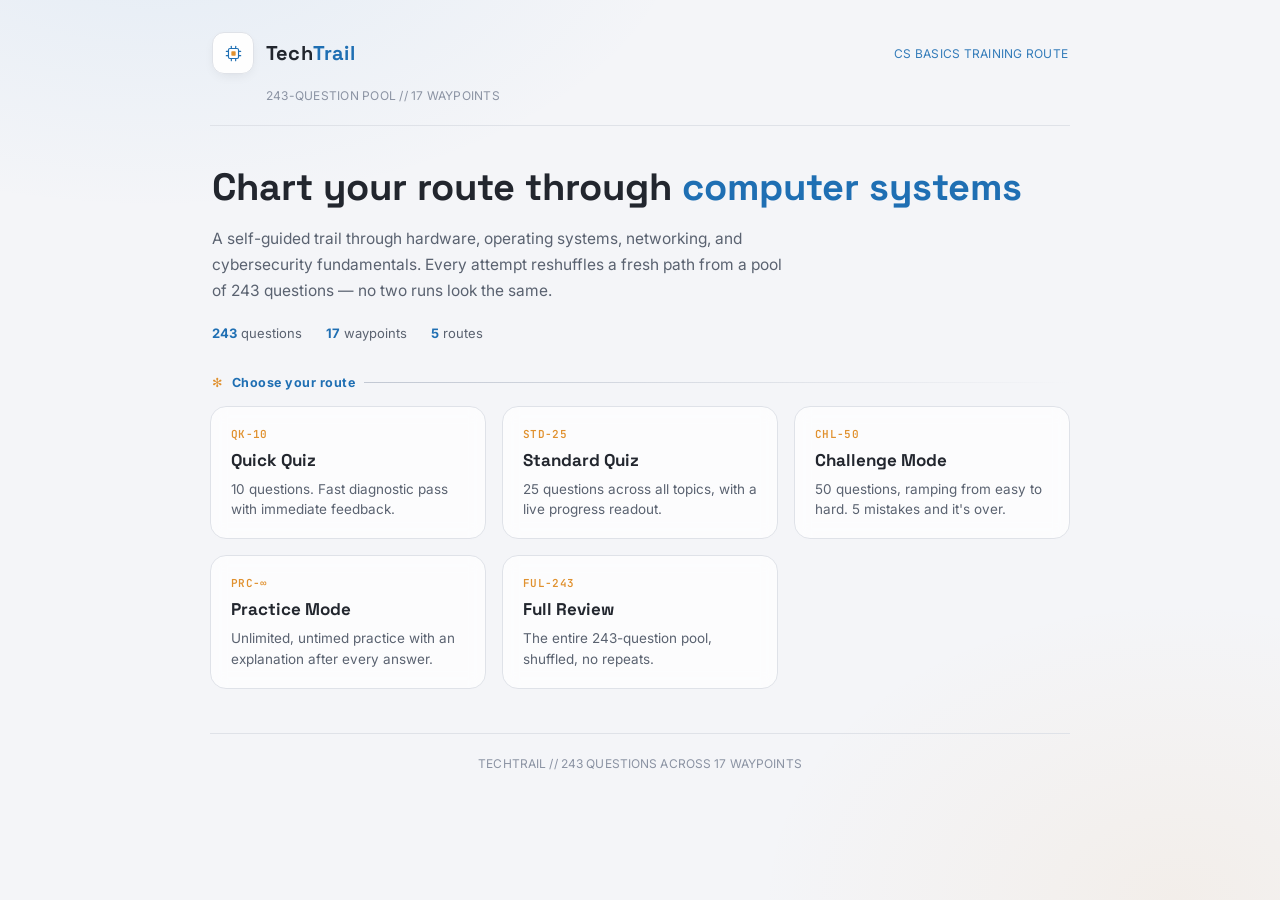
<file: index.html.html>
<!DOCTYPE html>
<html lang="en">
<head>
<meta charset="UTF-8">
<meta name="viewport" content="width=device-width, initial-scale=1, viewport-fit=cover">
<meta name="theme-color" content="#f4f5f8">
<title>TechTrail — Computer Systems Basics</title>
<link rel="icon" type="image/svg+xml" href="data:image/svg+xml,%3Csvg xmlns='http://www.w3.org/2000/svg' viewBox='0 0 32 32'%3E%3Crect width='32' height='32' rx='9' fill='%23eef1f5'/%3E%3Crect x='9' y='9' width='14' height='14' rx='2' fill='none' stroke='%231f6fb3' stroke-width='1.6'/%3E%3Crect x='13' y='13' width='6' height='6' rx='1' fill='%23e0912f'/%3E%3Cline x1='13' y1='9' x2='13' y2='6' stroke='%231f6fb3' stroke-width='1.6' stroke-linecap='round'/%3E%3Cline x1='19' y1='9' x2='19' y2='6' stroke='%231f6fb3' stroke-width='1.6' stroke-linecap='round'/%3E%3Cline x1='13' y1='23' x2='13' y2='26' stroke='%231f6fb3' stroke-width='1.6' stroke-linecap='round'/%3E%3Cline x1='19' y1='23' x2='19' y2='26' stroke='%231f6fb3' stroke-width='1.6' stroke-linecap='round'/%3E%3Cline x1='9' y1='13' x2='6' y2='13' stroke='%231f6fb3' stroke-width='1.6' stroke-linecap='round'/%3E%3Cline x1='9' y1='19' x2='6' y2='19' stroke='%231f6fb3' stroke-width='1.6' stroke-linecap='round'/%3E%3Cline x1='23' y1='13' x2='26' y2='13' stroke='%231f6fb3' stroke-width='1.6' stroke-linecap='round'/%3E%3Cline x1='23' y1='19' x2='26' y2='19' stroke='%231f6fb3' stroke-width='1.6' stroke-linecap='round'/%3E%3C/svg%3E">
<link rel="preconnect" href="https://fonts.googleapis.com">
<link rel="preconnect" href="https://fonts.gstatic.com" crossorigin>
<link href="https://fonts.googleapis.com/css2?family=Space+Grotesk:wght@500;600;700&family=Inter:wght@400;500;600;700&family=JetBrains+Mono:wght@400;500;600;700&display=swap" rel="stylesheet">
<style>
/* ===== Tokens — cool tech palette, blue / amber complements ===== */
:root{
  --bg:#f4f5f8;
  --bg-soft:#eceef2;
  --panel:rgba(255,255,255,0.72);
  --panel-alt:rgba(255,255,255,0.94);
  --border:#dfe2e8;
  --border-bright:#c2c8d3;
  --text:#22262e;
  --text-dim:#5a6270;
  --text-faint:#8b93a3;
  --accent:#3d8fd6;       /* tech blue */
  --accent-hi:#1f6fb3;
  --accent-dim:#e3eef8;
  --gold:#e0912f;         /* amber — complementary secondary accent */
  --gold-dim:#faecd9;
  --danger:#d1483c;
  --danger-dim:#fbe2df;
  --radius:16px;
  --radius-sm:12px;
  --font-display:'Space Grotesk','Inter',system-ui,-apple-system,sans-serif;
  --font-mono:'JetBrains Mono',ui-monospace,SFMono-Regular,Menlo,Consolas,monospace;
  --font-body:'Inter',system-ui,-apple-system,sans-serif;
}

*{box-sizing:border-box;}
html,body{height:100%;}
body{
  margin:0;
  background:
    radial-gradient(ellipse 900px 500px at 12% -10%, rgba(61,143,214,0.09) 0%, transparent 60%),
    radial-gradient(ellipse 700px 500px at 92% 100%, rgba(224,145,47,0.07) 0%, transparent 60%),
    var(--bg);
  color:var(--text);
  font-family:var(--font-body);
  min-height:100vh;
  -webkit-font-smoothing:antialiased;
}

#app{
  max-width:900px;
  margin:0 auto;
  padding:28px 20px 60px;
  position:relative;
}

button{font-family:inherit;}
:focus-visible{outline:2px solid var(--accent);outline-offset:2px;border-radius:4px;}

.sr-only{
  position:absolute;width:1px;height:1px;padding:0;margin:-1px;overflow:hidden;
  clip:rect(0,0,0,0);white-space:nowrap;border:0;
}

@media(prefers-reduced-motion:reduce){
  *{animation-duration:0.001s!important;transition-duration:0.001s!important;}
}

/* ===== Brand bar ===== */
.brand-bar{
  display:flex;align-items:center;justify-content:space-between;
  gap:12px;flex-wrap:wrap;
  padding:4px 2px 22px;
  border-bottom:1px solid var(--border);
  margin-bottom:30px;
  position:relative;
}
.brand{
  display:flex;align-items:center;gap:12px;
}
.brand-mark{
  width:42px;height:42px;
  border-radius:12px;
  background:var(--panel-alt);
  border:1px solid var(--border);
  display:flex;align-items:center;justify-content:center;
  flex-shrink:0;
  box-shadow:0 4px 14px -6px rgba(34,38,46,0.14);
}
.brand-mark svg{display:block;width:23px;height:23px;}
.brand-word{
  font-family:var(--font-display);
  font-weight:700;
  font-size:20px;
  letter-spacing:.01em;
  color:var(--text);
  line-height:1;
}
.brand-word em{
  font-style:normal;
  color:var(--accent-hi);
}
.brand-sub{
  font-family:var(--font-body);
  font-size:12px;
  color:var(--text-faint);
  letter-spacing:.02em;
  padding-left:54px;
  margin-top:2px;
  width:100%;
}
.brand-tag{
  font-family:var(--font-body);
  font-size:12px;
  color:var(--accent-hi);
  letter-spacing:.02em;
  opacity:.9;
}

/* ===== Screens ===== */
.screen{animation:fadein .35s ease both;}
@keyframes fadein{from{opacity:0;transform:translateY(6px);}to{opacity:1;transform:translateY(0);}}

/* ===== Home ===== */
.hero{padding:8px 2px 34px;}
.hero h1{
  font-family:var(--font-display);
  font-weight:700;
  font-size:clamp(26px,5vw,38px);
  line-height:1.25;
  margin:0 0 14px;
  color:var(--text);
  letter-spacing:0;
}
.hero h1 span{
  color:var(--accent-hi);
  font-style:normal;
}
.hero p{
  color:var(--text-dim);
  font-size:15.5px;
  line-height:1.7;
  max-width:58ch;
  margin:0 0 20px;
}
.hero-stats{
  display:flex;gap:24px;flex-wrap:wrap;
  font-family:var(--font-body);
  font-size:13px;
  color:var(--text-dim);
}
.hero-stats b{color:var(--accent-hi);font-weight:700;}

.section-label{
  font-family:var(--font-body);
  font-size:12.5px;
  letter-spacing:.04em;
  color:var(--accent-hi);
  font-weight:700;
  margin:0 0 16px;
  padding-left:2px;
  display:flex;align-items:center;gap:9px;
}
.section-label::before{
  content:'✻';
  color:var(--gold);
}
.section-label::after{
  content:'';
  flex:1;
  height:1px;
  background:linear-gradient(90deg, var(--border-bright), transparent);
}

.mode-grid{
  display:grid;
  grid-template-columns:repeat(auto-fit,minmax(230px,1fr));
  gap:16px;
  margin-bottom:34px;
}
.mode-card{
  background:var(--panel);
  backdrop-filter:blur(8px);
  border:1px solid var(--border);
  border-radius:var(--radius);
  padding:20px 20px 18px;
  text-align:left;
  cursor:pointer;
  color:var(--text);
  transition:border-color .18s ease, transform .18s ease, box-shadow .18s ease, background .18s ease;
  display:flex;flex-direction:column;gap:8px;
  position:relative;
  overflow:hidden;
}
.mode-card:hover,.mode-card:focus-visible{
  border-color:var(--accent);
  background:var(--panel-alt);
  transform:translateY(-2px);
  box-shadow:0 12px 26px -18px rgba(34,38,46,0.22);
}
.mode-card .mode-name{
  font-family:var(--font-display);
  font-size:17px;
  font-weight:700;
  letter-spacing:0;
}
.mode-card .mode-meta{
  font-family:var(--font-mono);
  font-size:11px;
  color:var(--gold);
  font-weight:600;
  letter-spacing:.03em;
}
.mode-card .mode-desc{
  font-size:13.5px;
  color:var(--text-dim);
  line-height:1.55;
  margin:0;
}

/* ===== Panel / config ===== */
.panel{
  background:var(--panel);
  backdrop-filter:blur(8px);
  border:1px solid var(--border);
  border-radius:var(--radius);
  padding:26px;
  box-shadow:0 16px 34px -28px rgba(34,38,46,0.24);
}
.panel h2{
  font-family:var(--font-display);
  font-weight:700;
  font-size:20px;
  margin:0 0 6px;
  letter-spacing:0;
}
.panel .panel-sub{color:var(--text-dim);font-size:13.5px;margin:0 0 20px;}

.choice-row{display:flex;gap:10px;flex-wrap:wrap;margin-bottom:22px;}
.pill-btn{
  background:var(--panel-alt);
  border:1px solid var(--border);
  color:var(--text);
  padding:11px 18px;
  border-radius:999px;
  font-family:var(--font-body);
  font-size:13.5px;
  cursor:pointer;
  transition:border-color .15s ease, background .15s ease, color .15s ease, box-shadow .15s ease;
  min-height:40px;
}
.pill-btn:hover{border-color:var(--border-bright);}
.pill-btn.active{
  background:var(--accent-dim);
  border-color:var(--accent);
  color:var(--accent-hi);
  font-weight:700;
}

.primary-btn{
  background:var(--accent-hi);
  color:#f5f8fc;
  border:none;
  padding:13px 24px;
  border-radius:999px;
  font-family:var(--font-display);
  font-weight:700;
  font-size:14px;
  letter-spacing:.01em;
  cursor:pointer;
  transition:filter .15s ease, transform .15s ease, box-shadow .15s ease;
  box-shadow:0 8px 20px -8px rgba(31,111,179,0.5);
  min-height:46px;
}
.primary-btn:hover{filter:brightness(1.06);transform:translateY(-1px);box-shadow:0 10px 24px -6px rgba(31,111,179,0.55);}
.primary-btn:disabled{opacity:.4;cursor:not-allowed;transform:none;box-shadow:none;}

.ghost-btn{
  background:transparent;
  color:var(--text-dim);
  border:1px solid var(--border);
  padding:12px 20px;
  border-radius:999px;
  font-family:var(--font-body);
  font-size:13.5px;
  cursor:pointer;
  transition:border-color .15s ease,color .15s ease,background .15s ease;
  min-height:46px;
}
.ghost-btn:hover{border-color:var(--accent);color:var(--accent-hi);background:var(--accent-dim);}

.btn-row{display:flex;gap:12px;flex-wrap:wrap;margin-top:6px;}

/* ===== Modal (custom confirm — avoids blocked native dialogs) ===== */
.modal-overlay{
  position:fixed;inset:0;
  background:rgba(20,23,28,0.45);
  backdrop-filter:blur(2px);
  display:flex;align-items:center;justify-content:center;
  padding:20px;
  z-index:100;
  animation:fadein .15s ease both;
}
.modal-box{
  background:var(--panel-alt);
  border:1px solid var(--border);
  border-radius:var(--radius);
  padding:24px;
  max-width:380px;
  width:100%;
  box-shadow:0 24px 48px -20px rgba(20,23,28,0.35);
}
.modal-title{
  font-family:var(--font-display);
  font-weight:700;
  font-size:18px;
  margin:0 0 10px;
  color:var(--text);
}
.modal-body{
  font-family:var(--font-body);
  font-size:14px;
  line-height:1.6;
  color:var(--text-dim);
  margin:0 0 20px;
}
.modal-actions{display:flex;gap:10px;justify-content:flex-end;flex-wrap:wrap;}
.modal-actions .ghost-btn,.modal-actions .primary-btn{min-height:42px;padding:10px 18px;}
.primary-btn.danger{
  background:var(--danger);
  box-shadow:0 8px 20px -8px rgba(209,72,60,0.55);
}
.primary-btn.danger:hover{filter:brightness(1.06);}

/* ===== Quiz topbar / End Quiz control ===== */
.quiz-topbar{
  display:flex;
  justify-content:flex-end;
  margin-bottom:10px;
}
.end-btn{
  background:transparent;
  border:1px solid var(--border);
  color:var(--text-faint);
  padding:8px 14px;
  border-radius:999px;
  font-family:var(--font-mono);
  font-size:12px;
  font-weight:600;
  letter-spacing:.02em;
  cursor:pointer;
  display:inline-flex;align-items:center;gap:6px;
  transition:border-color .15s ease,color .15s ease,background .15s ease;
  min-height:34px;
}
.end-btn:hover,.end-btn:focus-visible{
  border-color:var(--danger);
  color:var(--danger);
  background:var(--danger-dim);
}

/* ===== Telemetry bar (now a calm stat strip) ===== */
.telemetry{
  display:grid;
  grid-template-columns:repeat(5,1fr);
  gap:10px;
  margin-bottom:18px;
  font-family:var(--font-body);
}
.telemetry .cell{
  background:var(--panel);
  border:1px solid var(--border);
  border-radius:var(--radius-sm);
  padding:11px 13px;
  min-width:0;
}
.telemetry .cell .k{
  font-size:10.5px;
  letter-spacing:.03em;
  color:var(--text-faint);
  margin-bottom:4px;
}
.telemetry .cell .v{
  font-size:15px;
  font-weight:600;
  color:var(--text);
  white-space:nowrap;
  overflow:hidden;
  text-overflow:ellipsis;
  font-family:var(--font-mono);
  letter-spacing:-0.01em;
}
.telemetry .cell .v.accent{color:var(--accent-hi);}
.telemetry .cell .v.amber{color:var(--gold);}
.telemetry .cell .v.diff-easy{color:#5c9968;}
.telemetry .cell .v.diff-medium{color:var(--gold);}
.telemetry .cell .v.diff-hard{color:var(--danger);}

.progress-track{
  height:8px;
  background:var(--border);
  border-radius:8px;
  overflow:hidden;
  margin-bottom:22px;
}
.progress-fill{
  height:100%;
  background:var(--accent);
  border-radius:8px;
  transition:width .3s ease;
}

/* ===== Question card ===== */
.q-card{
  background:var(--panel);
  backdrop-filter:blur(8px);
  border:1px solid var(--border);
  border-radius:var(--radius);
  padding:26px 24px;
  box-shadow:0 16px 34px -28px rgba(34,38,46,0.24);
}
.q-meta{
  display:flex;gap:9px;align-items:center;flex-wrap:wrap;
  margin-bottom:16px;
  font-family:var(--font-body);
  font-size:11.5px;
  letter-spacing:.02em;
}
.q-tag{
  padding:4px 10px;
  border-radius:999px;
  border:1px solid var(--border-bright);
  color:var(--text-dim);
  font-weight:600;
}
.q-tag.diff-easy{color:#4d8858;border-color:#c7dfc8;background:#eef6ee;}
.q-tag.diff-medium{color:var(--gold);border-color:var(--gold-dim);background:#fbf1e5;}
.q-tag.diff-hard{color:var(--danger);border-color:var(--danger-dim);background:#faeae7;}

.q-text{
  font-family:var(--font-body);
  font-weight:600;
  font-size:18.5px;
  line-height:1.55;
  margin:0 0 22px;
  color:var(--text);
}

.choices{display:flex;flex-direction:column;gap:10px;margin-bottom:6px;}
.choice-btn{
  text-align:left;
  background:var(--panel-alt);
  border:1px solid var(--border);
  color:var(--text);
  padding:14px 16px;
  border-radius:var(--radius-sm);
  font-size:14.5px;
  cursor:pointer;
  display:flex;align-items:center;gap:12px;
  transition:border-color .12s ease, background .12s ease, box-shadow .12s ease, transform .12s ease;
  min-height:48px;
}
.choice-btn:hover:not(:disabled){border-color:var(--accent);background:var(--accent-dim);transform:translateY(-1px);}
.choice-btn:disabled{cursor:default;}
.choice-btn .letter{
  font-family:var(--font-body);
  font-weight:700;
  font-size:12px;
  color:var(--text-faint);
  border:1px solid var(--border);
  border-radius:8px;
  width:24px;height:24px;
  display:flex;align-items:center;justify-content:center;
  flex-shrink:0;
}
.choice-btn.selected{border-color:var(--accent);background:var(--accent-dim);}
.choice-btn.correct{
  border-color:var(--accent);
  background:var(--accent-dim);
}
.choice-btn.correct .letter{background:var(--accent-hi);color:#f5f8fc;border-color:var(--accent-hi);}
.choice-btn.incorrect{
  border-color:var(--danger);
  background:var(--danger-dim);
}
.choice-btn.incorrect .letter{background:var(--danger);color:#fdf3f2;border-color:var(--danger);}

.feedback{
  margin-top:18px;
  padding:15px 17px;
  border-radius:var(--radius-sm);
  font-family:var(--font-body);
  font-size:13.5px;
  line-height:1.6;
  border:1px solid var(--border);
}
.feedback.ok{border-color:#c7dfc8;background:#eef6ee;}
.feedback.no{border-color:var(--danger-dim);background:#faeae7;}
.feedback .status-line{
  font-weight:700;
  letter-spacing:0;
  margin-bottom:6px;
}
.feedback.ok .status-line{color:var(--accent-hi);}
.feedback.no .status-line{color:var(--danger);}
.feedback .explain{color:var(--text-dim);font-family:var(--font-body);font-size:13.5px;}

.q-footer{display:flex;justify-content:flex-end;margin-top:20px;}

.mistake-note{
  margin-top:14px;
  font-family:var(--font-body);
  font-size:12px;
  color:var(--text-faint);
}

/* ===== Results ===== */
.rating-banner{
  text-align:center;
  padding:34px 20px;
  border-radius:var(--radius);
  border:1px solid var(--border);
  background:var(--panel);
  backdrop-filter:blur(8px);
  margin-bottom:22px;
  position:relative;
  overflow:hidden;
}
.rating-banner::before{
  content:'';
  position:absolute;inset:0;
  background:radial-gradient(circle at 50% 0%, rgba(92,144,128,0.10), transparent 65%);
  pointer-events:none;
}
.rating-banner .pct{
  font-family:var(--font-mono);
  font-size:52px;
  font-weight:700;
  color:var(--accent-hi);
  line-height:1;
  position:relative;
}
.rating-banner .label{
  font-family:var(--font-body);
  font-size:13.5px;
  letter-spacing:.02em;
  color:var(--text-dim);
  margin-top:12px;
  position:relative;
}

.stat-grid{
  display:grid;
  grid-template-columns:repeat(auto-fit,minmax(150px,1fr));
  gap:10px;
  margin-bottom:26px;
}
.stat-cell{background:var(--panel);border:1px solid var(--border);border-radius:var(--radius-sm);padding:16px;}
.stat-cell .k{font-family:var(--font-body);font-size:11px;letter-spacing:.02em;color:var(--text-faint);margin-bottom:6px;}
.stat-cell .v{font-family:var(--font-mono);font-size:19px;font-weight:600;color:var(--accent-hi);}

/* ===== Review ===== */
.review-item{
  background:var(--panel);
  backdrop-filter:blur(8px);
  border:1px solid var(--border);
  border-radius:var(--radius);
  padding:18px 20px;
  margin-bottom:12px;
}
.review-item .q{font-family:var(--font-body);font-size:15.5px;font-weight:600;margin:0 0 10px;}
.review-item .row{font-family:var(--font-body);font-size:13px;margin:4px 0;}
.review-item .row .lbl{color:var(--text-faint);margin-right:6px;}
.review-item .row.wrong .val{color:var(--danger);}
.review-item .row.right .val{color:var(--accent-hi);}
.review-item .explain{color:var(--text-dim);font-size:13.5px;margin-top:10px;line-height:1.5;}

.empty-note{
  color:var(--text-dim);
  font-family:var(--font-body);
  font-size:13.5px;
  padding:22px;
  text-align:center;
  border:1px dashed var(--border-bright);
  border-radius:var(--radius);
}

footer.foot{
  text-align:center;
  color:var(--text-faint);
  font-family:var(--font-body);
  font-size:12px;
  letter-spacing:.01em;
  margin-top:44px;
  padding-top:22px;
  border-top:1px solid var(--border);
}

/* ===== Responsive ===== */
@media(max-width:640px){
  #app{padding:20px 16px 48px;}
  .telemetry{grid-template-columns:repeat(2,1fr);}
  .stat-grid{grid-template-columns:repeat(2,1fr);}
  .rating-banner .pct{font-size:42px;}
  .rating-banner{padding:28px 16px;}
  .q-card,.panel{padding:20px 18px;}
  .q-text{font-size:16.5px;}
  .btn-row{flex-direction:column;}
  .btn-row .primary-btn,.btn-row .ghost-btn{width:100%;}
  .q-footer .primary-btn{width:100%;}
  .modal-actions{flex-direction:column-reverse;}
  .modal-actions .ghost-btn,.modal-actions .primary-btn{width:100%;}
}

@media(max-width:420px){
  .brand-word{font-size:17px;}
  .hero h1{font-size:23px;}
  .mode-card{padding:16px;}
  .choice-row .pill-btn{flex:1 1 calc(50% - 10px);text-align:center;}
}
</style>
</head>
<body>
<div id="app" role="main" aria-live="polite"></div>
<script>
const QUESTION_POOL = [
{
"id":1,
"category":"Fundamentals",
"difficulty":"Easy",
"type":"multiple-choice",
"question":"Which term best matches this definition: \"An electronic device that processes data according to instructions.\"",
"choices":[
"Firmware",
"Hardware",
"Computer",
"Software"
],
"answer":"Computer",
"explanation":"Computer is defined as: An electronic device that processes data according to instructions."
},
{
"id":2,
"category":"Fundamentals",
"difficulty":"Easy",
"type":"multiple-choice",
"question":"Which term best matches this definition: \"A combination of hardware, software, data, and users working together.\"",
"choices":[
"Hardware",
"Firmware",
"Computer System",
"Software"
],
"answer":"Computer System",
"explanation":"Computer System is defined as: A combination of hardware, software, data, and users working together."
},
{
"id":3,
"category":"Fundamentals",
"difficulty":"Easy",
"type":"multiple-choice",
"question":"Which term best matches this definition: \"The physical components of a computer.\"",
"choices":[
"Computer System",
"Firmware",
"Software",
"Hardware"
],
"answer":"Hardware",
"explanation":"Hardware is defined as: The physical components of a computer."
},
{
"id":4,
"category":"Fundamentals",
"difficulty":"Easy",
"type":"multiple-choice",
"question":"Which term best matches this definition: \"Programs and instructions that tell hardware what to do.\"",
"choices":[
"Hardware",
"Computer",
"Software",
"Computer System"
],
"answer":"Software",
"explanation":"Software is defined as: Programs and instructions that tell hardware what to do."
},
{
"id":5,
"category":"Fundamentals",
"difficulty":"Easy",
"type":"multiple-choice",
"question":"Which term best matches this definition: \"Software permanently or semi-permanently stored in hardware.\"",
"choices":[
"Hardware",
"Computer System",
"Firmware",
"Computer"
],
"answer":"Firmware",
"explanation":"Firmware is defined as: Software permanently or semi-permanently stored in hardware."
},
{
"id":6,
"category":"Hardware",
"difficulty":"Medium",
"type":"multiple-choice",
"question":"Which term best matches this definition: \"The processor responsible for executing instructions and processing data.\"",
"choices":[
"CPU",
"Register",
"Cooling Fan",
"GPU"
],
"answer":"CPU",
"explanation":"CPU is defined as: The processor responsible for executing instructions and processing data."
},
{
"id":7,
"category":"Hardware",
"difficulty":"Medium",
"type":"multiple-choice",
"question":"Which term best matches this definition: \"CPU component that performs arithmetic and logical operations.\"",
"choices":[
"ROM",
"GPU",
"ALU",
"Register"
],
"answer":"ALU",
"explanation":"ALU is defined as: CPU component that performs arithmetic and logical operations."
},
{
"id":8,
"category":"Hardware",
"difficulty":"Medium",
"type":"multiple-choice",
"question":"Which term best matches this definition: \"CPU component that directs and coordinates instruction execution.\"",
"choices":[
"Cache Memory",
"NIC",
"Control Unit",
"CPU"
],
"answer":"Control Unit",
"explanation":"Control Unit is defined as: CPU component that directs and coordinates instruction execution."
},
{
"id":9,
"category":"Hardware",
"difficulty":"Medium",
"type":"multiple-choice",
"question":"Which term best matches this definition: \"Small, high-speed storage locations inside the CPU.\"",
"choices":[
"Register",
"Sound Card",
"GPU",
"Cooling Fan"
],
"answer":"Register",
"explanation":"Register is defined as: Small, high-speed storage locations inside the CPU."
},
{
"id":10,
"category":"Hardware",
"difficulty":"Medium",
"type":"multiple-choice",
"question":"Which term best matches this definition: \"Main circuit board connecting major computer components.\"",
"choices":[
"Motherboard",
"ALU",
"CPU",
"NIC"
],
"answer":"Motherboard",
"explanation":"Motherboard is defined as: Main circuit board connecting major computer components."
},
{
"id":11,
"category":"Hardware",
"difficulty":"Medium",
"type":"multiple-choice",
"question":"Which term best matches this definition: \"Temporary memory used by programs and the operating system while running.\"",
"choices":[
"ROM",
"RAM",
"PSU",
"Cooling Fan"
],
"answer":"RAM",
"explanation":"RAM is defined as: Temporary memory used by programs and the operating system while running."
},
{
"id":12,
"category":"Hardware",
"difficulty":"Medium",
"type":"multiple-choice",
"question":"Which term best matches this definition: \"Non-volatile memory that stores data that normally does not change frequently.\"",
"choices":[
"GPU",
"ROM",
"Heat Sink",
"Cache Memory"
],
"answer":"ROM",
"explanation":"ROM is defined as: Non-volatile memory that stores data that normally does not change frequently."
},
{
"id":13,
"category":"Hardware",
"difficulty":"Medium",
"type":"multiple-choice",
"question":"Which term best matches this definition: \"Very fast memory used to store frequently accessed CPU data and instructions.\"",
"choices":[
"Heat Sink",
"RAM",
"Cache Memory",
"ROM"
],
"answer":"Cache Memory",
"explanation":"Cache Memory is defined as: Very fast memory used to store frequently accessed CPU data and instructions."
},
{
"id":14,
"category":"Hardware",
"difficulty":"Medium",
"type":"multiple-choice",
"question":"Which term best matches this definition: \"Processor designed primarily for graphics and parallel computations.\"",
"choices":[
"GPU",
"Control Unit",
"NIC",
"Cache Memory"
],
"answer":"GPU",
"explanation":"GPU is defined as: Processor designed primarily for graphics and parallel computations."
},
{
"id":15,
"category":"Hardware",
"difficulty":"Medium",
"type":"multiple-choice",
"question":"Which term best matches this definition: \"Component that converts electrical power into usable power for the computer.\"",
"choices":[
"PSU",
"CPU",
"Cache Memory",
"Cooling Fan"
],
"answer":"PSU",
"explanation":"PSU is defined as: Component that converts electrical power into usable power for the computer."
},
{
"id":16,
"category":"Hardware",
"difficulty":"Medium",
"type":"multiple-choice",
"question":"Which term best matches this definition: \"Component that absorbs and dissipates heat from electronic components.\"",
"choices":[
"Control Unit",
"Cache Memory",
"Heat Sink",
"PSU"
],
"answer":"Heat Sink",
"explanation":"Heat Sink is defined as: Component that absorbs and dissipates heat from electronic components."
},
{
"id":17,
"category":"Hardware",
"difficulty":"Medium",
"type":"multiple-choice",
"question":"Which term best matches this definition: \"Fan used to move air and remove heat from computer components.\"",
"choices":[
"Control Unit",
"Sound Card",
"Cooling Fan",
"CPU"
],
"answer":"Cooling Fan",
"explanation":"Cooling Fan is defined as: Fan used to move air and remove heat from computer components."
},
{
"id":18,
"category":"Hardware",
"difficulty":"Medium",
"type":"multiple-choice",
"question":"Which term best matches this definition: \"Hardware that allows a computer to connect to a network.\"",
"choices":[
"Control Unit",
"Register",
"NIC",
"Expansion Card"
],
"answer":"NIC",
"explanation":"NIC is defined as: Hardware that allows a computer to connect to a network."
},
{
"id":19,
"category":"Hardware",
"difficulty":"Medium",
"type":"multiple-choice",
"question":"Which term best matches this definition: \"Hardware responsible for processing audio input and output.\"",
"choices":[
"Cooling Fan",
"Motherboard",
"RAM",
"Sound Card"
],
"answer":"Sound Card",
"explanation":"Sound Card is defined as: Hardware responsible for processing audio input and output."
},
{
"id":20,
"category":"Hardware",
"difficulty":"Medium",
"type":"multiple-choice",
"question":"Which term best matches this definition: \"Circuit board added to provide additional computer functionality.\"",
"choices":[
"Expansion Card",
"Motherboard",
"Heat Sink",
"RAM"
],
"answer":"Expansion Card",
"explanation":"Expansion Card is defined as: Circuit board added to provide additional computer functionality."
},
{
"id":21,
"category":"Interfaces & Ports",
"difficulty":"Medium",
"type":"multiple-choice",
"question":"Which term best matches this definition: \"Standard interface used to connect peripherals and transfer data.\"",
"choices":[
"HDMI",
"DisplayPort",
"USB",
"VGA"
],
"answer":"USB",
"explanation":"USB is defined as: Standard interface used to connect peripherals and transfer data."
},
{
"id":22,
"category":"Interfaces & Ports",
"difficulty":"Medium",
"type":"multiple-choice",
"question":"Which term best matches this definition: \"Interface commonly used to transmit digital video and audio.\"",
"choices":[
"DisplayPort",
"VGA",
"USB",
"HDMI"
],
"answer":"HDMI",
"explanation":"HDMI is defined as: Interface commonly used to transmit digital video and audio."
},
{
"id":23,
"category":"Interfaces & Ports",
"difficulty":"Medium",
"type":"multiple-choice",
"question":"Which term best matches this definition: \"Older video interface that primarily transmits analog video.\"",
"choices":[
"HDMI",
"USB",
"DisplayPort",
"VGA"
],
"answer":"VGA",
"explanation":"VGA is defined as: Older video interface that primarily transmits analog video."
},
{
"id":24,
"category":"Interfaces & Ports",
"difficulty":"Medium",
"type":"multiple-choice",
"question":"Which term best matches this definition: \"Digital interface commonly used for monitors and displays.\"",
"choices":[
"HDMI",
"VGA",
"USB",
"DisplayPort"
],
"answer":"DisplayPort",
"explanation":"DisplayPort is defined as: Digital interface commonly used for monitors and displays."
},
{
"id":25,
"category":"Peripherals",
"difficulty":"Easy",
"type":"multiple-choice",
"question":"Which term best matches this definition: \"Device connected to a computer to provide input, output, or additional functionality.\"",
"choices":[
"Output Device",
"Webcam",
"Microphone",
"Peripheral"
],
"answer":"Peripheral",
"explanation":"Peripheral is defined as: Device connected to a computer to provide input, output, or additional functionality."
},
{
"id":26,
"category":"Peripherals",
"difficulty":"Easy",
"type":"multiple-choice",
"question":"Which term best matches this definition: \"Input device used primarily for entering text and commands.\"",
"choices":[
"Touchscreen",
"Peripheral",
"Output Device",
"Keyboard"
],
"answer":"Keyboard",
"explanation":"Keyboard is defined as: Input device used primarily for entering text and commands."
},
{
"id":27,
"category":"Peripherals",
"difficulty":"Easy",
"type":"multiple-choice",
"question":"Which term best matches this definition: \"Pointing device used to interact with graphical interfaces.\"",
"choices":[
"Webcam",
"Printer",
"Peripheral",
"Mouse"
],
"answer":"Mouse",
"explanation":"Mouse is defined as: Pointing device used to interact with graphical interfaces."
},
{
"id":28,
"category":"Peripherals",
"difficulty":"Easy",
"type":"multiple-choice",
"question":"Which term best matches this definition: \"Output device that displays visual information.\"",
"choices":[
"Keyboard",
"Printer",
"Input Device",
"Monitor"
],
"answer":"Monitor",
"explanation":"Monitor is defined as: Output device that displays visual information."
},
{
"id":29,
"category":"Peripherals",
"difficulty":"Easy",
"type":"multiple-choice",
"question":"Which term best matches this definition: \"Output device that produces physical copies of digital information.\"",
"choices":[
"Printer",
"Webcam",
"Monitor",
"Peripheral"
],
"answer":"Printer",
"explanation":"Printer is defined as: Output device that produces physical copies of digital information."
},
{
"id":30,
"category":"Peripherals",
"difficulty":"Easy",
"type":"multiple-choice",
"question":"Which term best matches this definition: \"Input device that converts physical documents or images into digital form.\"",
"choices":[
"Microphone",
"Keyboard",
"Scanner",
"Output Device"
],
"answer":"Scanner",
"explanation":"Scanner is defined as: Input device that converts physical documents or images into digital form."
},
{
"id":31,
"category":"Peripherals",
"difficulty":"Easy",
"type":"multiple-choice",
"question":"Which term best matches this definition: \"Camera used to capture video for a computer.\"",
"choices":[
"Monitor",
"Output Device",
"Keyboard",
"Webcam"
],
"answer":"Webcam",
"explanation":"Webcam is defined as: Camera used to capture video for a computer."
},
{
"id":32,
"category":"Peripherals",
"difficulty":"Easy",
"type":"multiple-choice",
"question":"Which term best matches this definition: \"Input device that captures sound.\"",
"choices":[
"Speaker",
"Scanner",
"Monitor",
"Microphone"
],
"answer":"Microphone",
"explanation":"Microphone is defined as: Input device that captures sound."
},
{
"id":33,
"category":"Peripherals",
"difficulty":"Easy",
"type":"multiple-choice",
"question":"Which term best matches this definition: \"Output device that produces sound.\"",
"choices":[
"Microphone",
"Speaker",
"Scanner",
"Printer"
],
"answer":"Speaker",
"explanation":"Speaker is defined as: Output device that produces sound."
},
{
"id":34,
"category":"Peripherals",
"difficulty":"Easy",
"type":"multiple-choice",
"question":"Which term best matches this definition: \"Display that detects touch input.\"",
"choices":[
"Scanner",
"Touchscreen",
"Input Device",
"Output Device"
],
"answer":"Touchscreen",
"explanation":"Touchscreen is defined as: Display that detects touch input."
},
{
"id":35,
"category":"Peripherals",
"difficulty":"Easy",
"type":"multiple-choice",
"question":"Which term best matches this definition: \"Hardware used to send data or commands to a computer.\"",
"choices":[
"Printer",
"Keyboard",
"Input Device",
"Speaker"
],
"answer":"Input Device",
"explanation":"Input Device is defined as: Hardware used to send data or commands to a computer."
},
{
"id":36,
"category":"Peripherals",
"difficulty":"Easy",
"type":"multiple-choice",
"question":"Which term best matches this definition: \"Hardware used to present processed information to a user.\"",
"choices":[
"Webcam",
"Output Device",
"Keyboard",
"Scanner"
],
"answer":"Output Device",
"explanation":"Output Device is defined as: Hardware used to present processed information to a user."
},
{
"id":37,
"category":"Storage",
"difficulty":"Medium",
"type":"multiple-choice",
"question":"Which term best matches this definition: \"Hardware used to store data permanently or semi-permanently.\"",
"choices":[
"NVMe",
"HDD",
"Storage Device",
"Memory Card"
],
"answer":"Storage Device",
"explanation":"Storage Device is defined as: Hardware used to store data permanently or semi-permanently."
},
{
"id":38,
"category":"Storage",
"difficulty":"Medium",
"type":"multiple-choice",
"question":"Which term best matches this definition: \"Magnetic storage device that uses spinning disks to store data.\"",
"choices":[
"Flash Drive",
"HDD",
"Memory Card",
"SSD"
],
"answer":"HDD",
"explanation":"HDD is defined as: Magnetic storage device that uses spinning disks to store data."
},
{
"id":39,
"category":"Storage",
"difficulty":"Medium",
"type":"multiple-choice",
"question":"Which term best matches this definition: \"Storage device that uses flash memory and has no moving parts.\"",
"choices":[
"SSD",
"Optical Disc",
"Storage Device",
"HDD"
],
"answer":"SSD",
"explanation":"SSD is defined as: Storage device that uses flash memory and has no moving parts."
},
{
"id":40,
"category":"Storage",
"difficulty":"Medium",
"type":"multiple-choice",
"question":"Which term best matches this definition: \"High-speed storage protocol commonly used with PCIe-based SSDs.\"",
"choices":[
"NVMe",
"Optical Disc",
"SSD",
"Storage Device"
],
"answer":"NVMe",
"explanation":"NVMe is defined as: High-speed storage protocol commonly used with PCIe-based SSDs."
},
{
"id":41,
"category":"Storage",
"difficulty":"Medium",
"type":"multiple-choice",
"question":"Which term best matches this definition: \"Storage medium read using a laser, such as a CD or DVD.\"",
"choices":[
"Optical Disc",
"SSD",
"HDD",
"Memory Card"
],
"answer":"Optical Disc",
"explanation":"Optical Disc is defined as: Storage medium read using a laser, such as a CD or DVD."
},
{
"id":42,
"category":"Storage",
"difficulty":"Medium",
"type":"multiple-choice",
"question":"Which term best matches this definition: \"Portable storage device that uses flash memory.\"",
"choices":[
"HDD",
"Flash Drive",
"Storage Device",
"SSD"
],
"answer":"Flash Drive",
"explanation":"Flash Drive is defined as: Portable storage device that uses flash memory."
},
{
"id":43,
"category":"Storage",
"difficulty":"Medium",
"type":"multiple-choice",
"question":"Which term best matches this definition: \"Small removable flash-storage device used in many electronic devices.\"",
"choices":[
"HDD",
"Optical Disc",
"NVMe",
"Memory Card"
],
"answer":"Memory Card",
"explanation":"Memory Card is defined as: Small removable flash-storage device used in many electronic devices."
},
{
"id":44,
"category":"Data Units",
"difficulty":"Easy",
"type":"multiple-choice",
"question":"Which term best matches this definition: \"Smallest unit of digital data, represented as 0 or 1.\"",
"choices":[
"Megabyte",
"Gigabyte",
"Byte",
"Bit"
],
"answer":"Bit",
"explanation":"Bit is defined as: Smallest unit of digital data, represented as 0 or 1."
},
{
"id":45,
"category":"Data Units",
"difficulty":"Easy",
"type":"multiple-choice",
"question":"Which term best matches this definition: \"Group of 8 bits.\"",
"choices":[
"Byte",
"Kilobyte",
"Megabyte",
"Gigabyte"
],
"answer":"Byte",
"explanation":"Byte is defined as: Group of 8 bits."
},
{
"id":46,
"category":"Data Units",
"difficulty":"Easy",
"type":"multiple-choice",
"question":"Which term best matches this definition: \"Approximately 1,000 bytes in decimal measurement.\"",
"choices":[
"Megabyte",
"Byte",
"Bit",
"Kilobyte"
],
"answer":"Kilobyte",
"explanation":"Kilobyte is defined as: Approximately 1,000 bytes in decimal measurement."
},
{
"id":47,
"category":"Data Units",
"difficulty":"Easy",
"type":"multiple-choice",
"question":"Which term best matches this definition: \"Approximately 1 million bytes.\"",
"choices":[
"Bit",
"Kilobyte",
"Gigabyte",
"Megabyte"
],
"answer":"Megabyte",
"explanation":"Megabyte is defined as: Approximately 1 million bytes."
},
{
"id":48,
"category":"Data Units",
"difficulty":"Easy",
"type":"multiple-choice",
"question":"Which term best matches this definition: \"Approximately 1 billion bytes.\"",
"choices":[
"Gigabyte",
"Terabyte",
"Kilobyte",
"Byte"
],
"answer":"Gigabyte",
"explanation":"Gigabyte is defined as: Approximately 1 billion bytes."
},
{
"id":49,
"category":"Data Units",
"difficulty":"Easy",
"type":"multiple-choice",
"question":"Which term best matches this definition: \"Approximately 1 trillion bytes.\"",
"choices":[
"Byte",
"Terabyte",
"Kilobyte",
"Bit"
],
"answer":"Terabyte",
"explanation":"Terabyte is defined as: Approximately 1 trillion bytes."
},
{
"id":50,
"category":"Files & Folders",
"difficulty":"Easy",
"type":"multiple-choice",
"question":"Which term best matches this definition: \"Information represented in a form that computers can process.\"",
"choices":[
"File",
"Data",
"Folder",
"File Extension"
],
"answer":"Data",
"explanation":"Data is defined as: Information represented in a form that computers can process."
},
{
"id":51,
"category":"Files & Folders",
"difficulty":"Easy",
"type":"multiple-choice",
"question":"Which term best matches this definition: \"Named collection of digital data.\"",
"choices":[
"Folder",
"Data",
"File Extension",
"File"
],
"answer":"File",
"explanation":"File is defined as: Named collection of digital data."
},
{
"id":52,
"category":"Files & Folders",
"difficulty":"Easy",
"type":"multiple-choice",
"question":"Which term best matches this definition: \"Container used to organize files and other folders.\"",
"choices":[
"Data",
"Folder",
"File Extension",
"File"
],
"answer":"Folder",
"explanation":"Folder is defined as: Container used to organize files and other folders."
},
{
"id":53,
"category":"Files & Folders",
"difficulty":"Easy",
"type":"multiple-choice",
"question":"Which term best matches this definition: \"Characters at the end of a filename indicating its file type.\"",
"choices":[
"Folder",
"File Extension",
"Data",
"File"
],
"answer":"File Extension",
"explanation":"File Extension is defined as: Characters at the end of a filename indicating its file type."
},
{
"id":54,
"category":"Operating Systems",
"difficulty":"Medium",
"type":"multiple-choice",
"question":"Which term best matches this definition: \"Software that manages computer hardware and provides services for applications.\"",
"choices":[
"System Software",
"Operating System",
"macOS",
"Kernel"
],
"answer":"Operating System",
"explanation":"Operating System is defined as: Software that manages computer hardware and provides services for applications."
},
{
"id":55,
"category":"Operating Systems",
"difficulty":"Medium",
"type":"multiple-choice",
"question":"Which term best matches this definition: \"Operating system developed by Microsoft.\"",
"choices":[
"Windows",
"Operating System",
"POST",
"Bootloader"
],
"answer":"Windows",
"explanation":"Windows is defined as: Operating system developed by Microsoft."
},
{
"id":56,
"category":"Operating Systems",
"difficulty":"Medium",
"type":"multiple-choice",
"question":"Which term best matches this definition: \"Family of open-source operating systems based on the Linux kernel.\"",
"choices":[
"Windows",
"Linux",
"Application",
"BIOS"
],
"answer":"Linux",
"explanation":"Linux is defined as: Family of open-source operating systems based on the Linux kernel."
},
{
"id":57,
"category":"Operating Systems",
"difficulty":"Medium",
"type":"multiple-choice",
"question":"Which term best matches this definition: \"Operating system developed by Apple for Mac computers.\"",
"choices":[
"POST",
"Bootloader",
"macOS",
"Windows"
],
"answer":"macOS",
"explanation":"macOS is defined as: Operating system developed by Apple for Mac computers."
},
{
"id":58,
"category":"Operating Systems",
"difficulty":"Medium",
"type":"multiple-choice",
"question":"Which term best matches this definition: \"Mobile operating system developed by Google and based on Linux.\"",
"choices":[
"Utility Software",
"Android",
"Linux",
"Bootloader"
],
"answer":"Android",
"explanation":"Android is defined as: Mobile operating system developed by Google and based on Linux."
},
{
"id":59,
"category":"Operating Systems",
"difficulty":"Medium",
"type":"multiple-choice",
"question":"Which term best matches this definition: \"Core component of an operating system that manages hardware and system resources.\"",
"choices":[
"Kernel",
"Bootloader",
"BIOS",
"POST"
],
"answer":"Kernel",
"explanation":"Kernel is defined as: Core component of an operating system that manages hardware and system resources."
},
{
"id":60,
"category":"Operating Systems",
"difficulty":"Medium",
"type":"multiple-choice",
"question":"Which term best matches this definition: \"Software that allows an operating system to communicate with hardware.\"",
"choices":[
"Device Driver",
"Utility Software",
"Bootloader",
"System Software"
],
"answer":"Device Driver",
"explanation":"Device Driver is defined as: Software that allows an operating system to communicate with hardware."
},
{
"id":61,
"category":"Operating Systems",
"difficulty":"Medium",
"type":"multiple-choice",
"question":"Which term best matches this definition: \"Software designed to perform tasks for users.\"",
"choices":[
"Linux",
"Application",
"UEFI",
"Android"
],
"answer":"Application",
"explanation":"Application is defined as: Software designed to perform tasks for users."
},
{
"id":62,
"category":"Operating Systems",
"difficulty":"Medium",
"type":"multiple-choice",
"question":"Which term best matches this definition: \"Software designed to maintain, configure, or manage a computer system.\"",
"choices":[
"Windows",
"Operating System",
"Kernel",
"Utility Software"
],
"answer":"Utility Software",
"explanation":"Utility Software is defined as: Software designed to maintain, configure, or manage a computer system."
},
{
"id":63,
"category":"Operating Systems",
"difficulty":"Medium",
"type":"multiple-choice",
"question":"Which term best matches this definition: \"Software responsible for managing computer resources and supporting applications.\"",
"choices":[
"System Software",
"UEFI",
"Android",
"Utility Software"
],
"answer":"System Software",
"explanation":"System Software is defined as: Software responsible for managing computer resources and supporting applications."
},
{
"id":64,
"category":"Operating Systems",
"difficulty":"Medium",
"type":"multiple-choice",
"question":"Which term best matches this definition: \"Sequence of operations performed when a computer starts.\"",
"choices":[
"Boot Process",
"Kernel",
"Device Driver",
"Linux"
],
"answer":"Boot Process",
"explanation":"Boot Process is defined as: Sequence of operations performed when a computer starts."
},
{
"id":65,
"category":"Operating Systems",
"difficulty":"Medium",
"type":"multiple-choice",
"question":"Which term best matches this definition: \"Firmware traditionally used to initialize hardware and start the boot process.\"",
"choices":[
"BIOS",
"UEFI",
"Utility Software",
"Bootloader"
],
"answer":"BIOS",
"explanation":"BIOS is defined as: Firmware traditionally used to initialize hardware and start the boot process."
},
{
"id":66,
"category":"Operating Systems",
"difficulty":"Medium",
"type":"multiple-choice",
"question":"Which term best matches this definition: \"Modern firmware interface that replaces traditional BIOS functionality.\"",
"choices":[
"POST",
"Device Driver",
"UEFI",
"Utility Software"
],
"answer":"UEFI",
"explanation":"UEFI is defined as: Modern firmware interface that replaces traditional BIOS functionality."
},
{
"id":67,
"category":"Operating Systems",
"difficulty":"Medium",
"type":"multiple-choice",
"question":"Which term best matches this definition: \"Startup test that checks essential hardware components.\"",
"choices":[
"Boot Process",
"macOS",
"POST",
"Operating System"
],
"answer":"POST",
"explanation":"POST is defined as: Startup test that checks essential hardware components."
},
{
"id":68,
"category":"Operating Systems",
"difficulty":"Medium",
"type":"multiple-choice",
"question":"Which term best matches this definition: \"Software responsible for loading an operating system.\"",
"choices":[
"macOS",
"Bootloader",
"Kernel",
"Windows"
],
"answer":"Bootloader",
"explanation":"Bootloader is defined as: Software responsible for loading an operating system."
},
{
"id":69,
"category":"GUI & Processes",
"difficulty":"Easy",
"type":"multiple-choice",
"question":"Which term best matches this definition: \"Graphical interface allowing users to interact through visual elements.\"",
"choices":[
"Taskbar",
"Process",
"GUI",
"Virtual Memory"
],
"answer":"GUI",
"explanation":"GUI is defined as: Graphical interface allowing users to interact through visual elements."
},
{
"id":70,
"category":"GUI & Processes",
"difficulty":"Easy",
"type":"multiple-choice",
"question":"Which term best matches this definition: \"Interface where users interact with a computer through text commands.\"",
"choices":[
"CLI",
"Page File",
"GUI",
"Taskbar"
],
"answer":"CLI",
"explanation":"CLI is defined as: Interface where users interact with a computer through text commands."
},
{
"id":71,
"category":"GUI & Processes",
"difficulty":"Easy",
"type":"multiple-choice",
"question":"Which term best matches this definition: \"Main graphical workspace displayed after logging into an operating system.\"",
"choices":[
"Icon",
"Desktop",
"Taskbar",
"Task Manager"
],
"answer":"Desktop",
"explanation":"Desktop is defined as: Main graphical workspace displayed after logging into an operating system."
},
{
"id":72,
"category":"GUI & Processes",
"difficulty":"Easy",
"type":"multiple-choice",
"question":"Which term best matches this definition: \"Interface element commonly used to access applications and system functions.\"",
"choices":[
"Process",
"Virtual Memory",
"Taskbar",
"Thread"
],
"answer":"Taskbar",
"explanation":"Taskbar is defined as: Interface element commonly used to access applications and system functions."
},
{
"id":73,
"category":"GUI & Processes",
"difficulty":"Easy",
"type":"multiple-choice",
"question":"Which term best matches this definition: \"Graphical representation of a file, application, device, or function.\"",
"choices":[
"Taskbar",
"Icon",
"GUI",
"Page File"
],
"answer":"Icon",
"explanation":"Icon is defined as: Graphical representation of a file, application, device, or function."
},
{
"id":74,
"category":"GUI & Processes",
"difficulty":"Easy",
"type":"multiple-choice",
"question":"Which term best matches this definition: \"Graphical area containing an application or document.\"",
"choices":[
"Window",
"Taskbar",
"Multitasking",
"Thread"
],
"answer":"Window",
"explanation":"Window is defined as: Graphical area containing an application or document."
},
{
"id":75,
"category":"GUI & Processes",
"difficulty":"Easy",
"type":"multiple-choice",
"question":"Which term best matches this definition: \"A program currently being executed by the operating system.\"",
"choices":[
"Task Manager",
"CLI",
"Process",
"Desktop"
],
"answer":"Process",
"explanation":"Process is defined as: A program currently being executed by the operating system."
},
{
"id":76,
"category":"GUI & Processes",
"difficulty":"Easy",
"type":"multiple-choice",
"question":"Which term best matches this definition: \"Smallest sequence of programmed instructions that can be managed independently.\"",
"choices":[
"Desktop",
"Window",
"Thread",
"Process"
],
"answer":"Thread",
"explanation":"Thread is defined as: Smallest sequence of programmed instructions that can be managed independently."
},
{
"id":77,
"category":"GUI & Processes",
"difficulty":"Easy",
"type":"multiple-choice",
"question":"Which term best matches this definition: \"Ability of an operating system to manage multiple processes.\"",
"choices":[
"Multitasking",
"GUI",
"Window",
"Virtual Memory"
],
"answer":"Multitasking",
"explanation":"Multitasking is defined as: Ability of an operating system to manage multiple processes."
},
{
"id":78,
"category":"GUI & Processes",
"difficulty":"Easy",
"type":"multiple-choice",
"question":"Which term best matches this definition: \"Storage space used as an extension of physical RAM.\"",
"choices":[
"Multitasking",
"Virtual Memory",
"Window",
"CLI"
],
"answer":"Virtual Memory",
"explanation":"Virtual Memory is defined as: Storage space used as an extension of physical RAM."
},
{
"id":79,
"category":"GUI & Processes",
"difficulty":"Easy",
"type":"multiple-choice",
"question":"Which term best matches this definition: \"Disk space used by an operating system as virtual memory.\"",
"choices":[
"Virtual Memory",
"Window",
"Page File",
"Taskbar"
],
"answer":"Page File",
"explanation":"Page File is defined as: Disk space used by an operating system as virtual memory."
},
{
"id":80,
"category":"GUI & Processes",
"difficulty":"Easy",
"type":"multiple-choice",
"question":"Which term best matches this definition: \"System utility used to view and manage running processes and resources.\"",
"choices":[
"Virtual Memory",
"Task Manager",
"Thread",
"CLI"
],
"answer":"Task Manager",
"explanation":"Task Manager is defined as: System utility used to view and manage running processes and resources."
},
{
"id":81,
"category":"File Systems",
"difficulty":"Medium",
"type":"multiple-choice",
"question":"Which term best matches this definition: \"Method used by an operating system to organize and manage stored data.\"",
"choices":[
"File System",
"Formatting",
"exFAT",
"Volume"
],
"answer":"File System",
"explanation":"File System is defined as: Method used by an operating system to organize and manage stored data."
},
{
"id":82,
"category":"File Systems",
"difficulty":"Medium",
"type":"multiple-choice",
"question":"Which term best matches this definition: \"File system commonly used by modern Windows systems.\"",
"choices":[
"exFAT",
"File System",
"NTFS",
"Restore"
],
"answer":"NTFS",
"explanation":"NTFS is defined as: File system commonly used by modern Windows systems."
},
{
"id":83,
"category":"File Systems",
"difficulty":"Medium",
"type":"multiple-choice",
"question":"Which term best matches this definition: \"File system commonly used for compatibility with various devices.\"",
"choices":[
"FAT32",
"Formatting",
"File System",
"Cloud Storage"
],
"answer":"FAT32",
"explanation":"FAT32 is defined as: File system commonly used for compatibility with various devices."
},
{
"id":84,
"category":"File Systems",
"difficulty":"Medium",
"type":"multiple-choice",
"question":"Which term best matches this definition: \"File system designed for flash storage and large files.\"",
"choices":[
"NTFS",
"exFAT",
"File System",
"Formatting"
],
"answer":"exFAT",
"explanation":"exFAT is defined as: File system designed for flash storage and large files."
},
{
"id":85,
"category":"File Systems",
"difficulty":"Medium",
"type":"multiple-choice",
"question":"Which term best matches this definition: \"Logical division of a storage device.\"",
"choices":[
"Restore",
"Partition",
"Volume",
"Formatting"
],
"answer":"Partition",
"explanation":"Partition is defined as: Logical division of a storage device."
},
{
"id":86,
"category":"File Systems",
"difficulty":"Medium",
"type":"multiple-choice",
"question":"Which term best matches this definition: \"Logical storage area that can contain a file system.\"",
"choices":[
"Cloud Storage",
"exFAT",
"Backup",
"Volume"
],
"answer":"Volume",
"explanation":"Volume is defined as: Logical storage area that can contain a file system."
},
{
"id":87,
"category":"File Systems",
"difficulty":"Medium",
"type":"multiple-choice",
"question":"Which term best matches this definition: \"Preparing a storage device or partition for use with a file system.\"",
"choices":[
"Formatting",
"Backup",
"Partition",
"Restore"
],
"answer":"Formatting",
"explanation":"Formatting is defined as: Preparing a storage device or partition for use with a file system."
},
{
"id":88,
"category":"File Systems",
"difficulty":"Medium",
"type":"multiple-choice",
"question":"Which term best matches this definition: \"Copy of data kept for recovery purposes.\"",
"choices":[
"File System",
"Cloud Storage",
"FAT32",
"Backup"
],
"answer":"Backup",
"explanation":"Backup is defined as: Copy of data kept for recovery purposes."
},
{
"id":89,
"category":"File Systems",
"difficulty":"Medium",
"type":"multiple-choice",
"question":"Which term best matches this definition: \"Process of recovering data or system state from a backup.\"",
"choices":[
"FAT32",
"Formatting",
"Restore",
"Backup"
],
"answer":"Restore",
"explanation":"Restore is defined as: Process of recovering data or system state from a backup."
},
{
"id":90,
"category":"File Systems",
"difficulty":"Medium",
"type":"multiple-choice",
"question":"Which term best matches this definition: \"Storage of data on remotely accessible servers.\"",
"choices":[
"exFAT",
"NTFS",
"Cloud Storage",
"Volume"
],
"answer":"Cloud Storage",
"explanation":"Cloud Storage is defined as: Storage of data on remotely accessible servers."
},
{
"id":91,
"category":"Networking Basics",
"difficulty":"Easy",
"type":"multiple-choice",
"question":"Which term best matches this definition: \"Group of connected devices that can communicate and share resources.\"",
"choices":[
"Network",
"LAN",
"UTP",
"Wi-Fi"
],
"answer":"Network",
"explanation":"Network is defined as: Group of connected devices that can communicate and share resources."
},
{
"id":92,
"category":"Networking Basics",
"difficulty":"Easy",
"type":"multiple-choice",
"question":"Which term best matches this definition: \"Network covering a relatively small geographic area.\"",
"choices":[
"LAN",
"Intranet",
"Ethernet",
"WAN"
],
"answer":"LAN",
"explanation":"LAN is defined as: Network covering a relatively small geographic area."
},
{
"id":93,
"category":"Networking Basics",
"difficulty":"Easy",
"type":"multiple-choice",
"question":"Which term best matches this definition: \"Network covering a large geographic area.\"",
"choices":[
"Switch",
"Router",
"WAN",
"Modem"
],
"answer":"WAN",
"explanation":"WAN is defined as: Network covering a large geographic area."
},
{
"id":94,
"category":"Networking Basics",
"difficulty":"Easy",
"type":"multiple-choice",
"question":"Which term best matches this definition: \"Wireless local area network.\"",
"choices":[
"Ethernet",
"Network Cable",
"Network",
"WLAN"
],
"answer":"WLAN",
"explanation":"WLAN is defined as: Wireless local area network."
},
{
"id":95,
"category":"Networking Basics",
"difficulty":"Easy",
"type":"multiple-choice",
"question":"Which term best matches this definition: \"Personal area network connecting devices around an individual.\"",
"choices":[
"PAN",
"Ethernet",
"UTP",
"LAN"
],
"answer":"PAN",
"explanation":"PAN is defined as: Personal area network connecting devices around an individual."
},
{
"id":96,
"category":"Networking Basics",
"difficulty":"Easy",
"type":"multiple-choice",
"question":"Which term best matches this definition: \"Global system of interconnected computer networks.\"",
"choices":[
"Internet",
"Network Cable",
"Ethernet",
"LAN"
],
"answer":"Internet",
"explanation":"Internet is defined as: Global system of interconnected computer networks."
},
{
"id":97,
"category":"Networking Basics",
"difficulty":"Easy",
"type":"multiple-choice",
"question":"Which term best matches this definition: \"Private network used within an organization.\"",
"choices":[
"Intranet",
"Modem",
"Access Point",
"Switch"
],
"answer":"Intranet",
"explanation":"Intranet is defined as: Private network used within an organization."
},
{
"id":98,
"category":"Networking Basics",
"difficulty":"Easy",
"type":"multiple-choice",
"question":"Which term best matches this definition: \"Common wired networking technology.\"",
"choices":[
"Intranet",
"Network Cable",
"Ethernet",
"WAN"
],
"answer":"Ethernet",
"explanation":"Ethernet is defined as: Common wired networking technology."
},
{
"id":99,
"category":"Networking Basics",
"difficulty":"Easy",
"type":"multiple-choice",
"question":"Which term best matches this definition: \"Wireless networking technology based on IEEE 802.11 standards.\"",
"choices":[
"WAN",
"Wi-Fi",
"Internet",
"Network Cable"
],
"answer":"Wi-Fi",
"explanation":"Wi-Fi is defined as: Wireless networking technology based on IEEE 802.11 standards."
},
{
"id":100,
"category":"Networking Basics",
"difficulty":"Easy",
"type":"multiple-choice",
"question":"Which term best matches this definition: \"Device that forwards packets between different networks.\"",
"choices":[
"Router",
"WAN",
"Access Point",
"Wi-Fi"
],
"answer":"Router",
"explanation":"Router is defined as: Device that forwards packets between different networks."
},
{
"id":101,
"category":"Networking Basics",
"difficulty":"Easy",
"type":"multiple-choice",
"question":"Which term best matches this definition: \"Network device that connects devices within a LAN and forwards frames.\"",
"choices":[
"Modem",
"Network Cable",
"Switch",
"WAN"
],
"answer":"Switch",
"explanation":"Switch is defined as: Network device that connects devices within a LAN and forwards frames."
},
{
"id":102,
"category":"Networking Basics",
"difficulty":"Easy",
"type":"multiple-choice",
"question":"Which term best matches this definition: \"Device that provides communication between a local network and an ISP connection.\"",
"choices":[
"Modem",
"Internet",
"Ethernet",
"Intranet"
],
"answer":"Modem",
"explanation":"Modem is defined as: Device that provides communication between a local network and an ISP connection."
},
{
"id":103,
"category":"Networking Basics",
"difficulty":"Easy",
"type":"multiple-choice",
"question":"Which term best matches this definition: \"Device that provides wireless network connectivity.\"",
"choices":[
"Internet",
"Ethernet",
"Access Point",
"WLAN"
],
"answer":"Access Point",
"explanation":"Access Point is defined as: Device that provides wireless network connectivity."
},
{
"id":104,
"category":"Networking Basics",
"difficulty":"Easy",
"type":"multiple-choice",
"question":"Which term best matches this definition: \"Physical cable used to transmit network data.\"",
"choices":[
"Router",
"Internet",
"WLAN",
"Network Cable"
],
"answer":"Network Cable",
"explanation":"Network Cable is defined as: Physical cable used to transmit network data."
},
{
"id":105,
"category":"Networking Basics",
"difficulty":"Easy",
"type":"multiple-choice",
"question":"Which term best matches this definition: \"Unshielded twisted-pair cable commonly used for Ethernet.\"",
"choices":[
"LAN",
"UTP",
"Router",
"WAN"
],
"answer":"UTP",
"explanation":"UTP is defined as: Unshielded twisted-pair cable commonly used for Ethernet."
},
{
"id":106,
"category":"Networking Protocols",
"difficulty":"Medium",
"type":"multiple-choice",
"question":"Which term best matches this definition: \"Common connector used with Ethernet twisted-pair cables.\"",
"choices":[
"IP Address",
"Port Number",
"DNS",
"RJ-45"
],
"answer":"RJ-45",
"explanation":"RJ-45 is defined as: Common connector used with Ethernet twisted-pair cables."
},
{
"id":107,
"category":"Networking Protocols",
"difficulty":"Medium",
"type":"multiple-choice",
"question":"Which term best matches this definition: \"Logical address assigned to a network interface.\"",
"choices":[
"HTTPS",
"Subnet Mask",
"RJ-45",
"IP Address"
],
"answer":"IP Address",
"explanation":"IP Address is defined as: Logical address assigned to a network interface."
},
{
"id":108,
"category":"Networking Protocols",
"difficulty":"Medium",
"type":"multiple-choice",
"question":"Which term best matches this definition: \"Internet Protocol version using 32-bit addresses.\"",
"choices":[
"HTTPS",
"IPv4",
"TCP",
"UDP"
],
"answer":"IPv4",
"explanation":"IPv4 is defined as: Internet Protocol version using 32-bit addresses."
},
{
"id":109,
"category":"Networking Protocols",
"difficulty":"Medium",
"type":"multiple-choice",
"question":"Which term best matches this definition: \"Internet Protocol version using 128-bit addresses.\"",
"choices":[
"Subnet Mask",
"Port Number",
"IPv6",
"IPv4"
],
"answer":"IPv6",
"explanation":"IPv6 is defined as: Internet Protocol version using 128-bit addresses."
},
{
"id":110,
"category":"Networking Protocols",
"difficulty":"Medium",
"type":"multiple-choice",
"question":"Which term best matches this definition: \"Hardware-level network interface address.\"",
"choices":[
"HTTPS",
"FTP",
"MAC Address",
"DNS"
],
"answer":"MAC Address",
"explanation":"MAC Address is defined as: Hardware-level network interface address."
},
{
"id":111,
"category":"Networking Protocols",
"difficulty":"Medium",
"type":"multiple-choice",
"question":"Which term best matches this definition: \"Determines which portion of an IPv4 address identifies the network.\"",
"choices":[
"UDP",
"DHCP",
"TCP",
"Subnet Mask"
],
"answer":"Subnet Mask",
"explanation":"Subnet Mask is defined as: Determines which portion of an IPv4 address identifies the network."
},
{
"id":112,
"category":"Networking Protocols",
"difficulty":"Medium",
"type":"multiple-choice",
"question":"Which term best matches this definition: \"Device used to reach destinations outside the local network.\"",
"choices":[
"IPv6",
"Default Gateway",
"FTP",
"IP Address"
],
"answer":"Default Gateway",
"explanation":"Default Gateway is defined as: Device used to reach destinations outside the local network."
},
{
"id":113,
"category":"Networking Protocols",
"difficulty":"Medium",
"type":"multiple-choice",
"question":"Which term best matches this definition: \"System that translates domain names into IP addresses.\"",
"choices":[
"HTTPS",
"Subnet Mask",
"UDP",
"DNS"
],
"answer":"DNS",
"explanation":"DNS is defined as: System that translates domain names into IP addresses."
},
{
"id":114,
"category":"Networking Protocols",
"difficulty":"Medium",
"type":"multiple-choice",
"question":"Which term best matches this definition: \"Protocol that automatically provides network configuration information.\"",
"choices":[
"Port Number",
"DHCP",
"HTTPS",
"UDP"
],
"answer":"DHCP",
"explanation":"DHCP is defined as: Protocol that automatically provides network configuration information."
},
{
"id":115,
"category":"Networking Protocols",
"difficulty":"Medium",
"type":"multiple-choice",
"question":"Which term best matches this definition: \"Reliable, connection-oriented transport protocol.\"",
"choices":[
"FTP",
"Port Number",
"IPv6",
"TCP"
],
"answer":"TCP",
"explanation":"TCP is defined as: Reliable, connection-oriented transport protocol."
},
{
"id":116,
"category":"Networking Protocols",
"difficulty":"Medium",
"type":"multiple-choice",
"question":"Which term best matches this definition: \"Connectionless transport protocol with lower overhead than TCP.\"",
"choices":[
"UDP",
"Port Number",
"MAC Address",
"FTP"
],
"answer":"UDP",
"explanation":"UDP is defined as: Connectionless transport protocol with lower overhead than TCP."
},
{
"id":117,
"category":"Networking Protocols",
"difficulty":"Medium",
"type":"multiple-choice",
"question":"Which term best matches this definition: \"Protocol used to transfer web resources.\"",
"choices":[
"MAC Address",
"DHCP",
"RJ-45",
"HTTP"
],
"answer":"HTTP",
"explanation":"HTTP is defined as: Protocol used to transfer web resources."
},
{
"id":118,
"category":"Networking Protocols",
"difficulty":"Medium",
"type":"multiple-choice",
"question":"Which term best matches this definition: \"Secure version of HTTP using encryption.\"",
"choices":[
"MAC Address",
"DNS",
"Default Gateway",
"HTTPS"
],
"answer":"HTTPS",
"explanation":"HTTPS is defined as: Secure version of HTTP using encryption."
},
{
"id":119,
"category":"Networking Protocols",
"difficulty":"Medium",
"type":"multiple-choice",
"question":"Which term best matches this definition: \"Protocol used for transferring files between systems.\"",
"choices":[
"MAC Address",
"FTP",
"Default Gateway",
"IPv4"
],
"answer":"FTP",
"explanation":"FTP is defined as: Protocol used for transferring files between systems."
},
{
"id":120,
"category":"Networking Protocols",
"difficulty":"Medium",
"type":"multiple-choice",
"question":"Which term best matches this definition: \"Logical number used to identify network services or applications.\"",
"choices":[
"IPv6",
"Port Number",
"HTTP",
"UDP"
],
"answer":"Port Number",
"explanation":"Port Number is defined as: Logical number used to identify network services or applications."
},
{
"id":121,
"category":"Networking Concepts",
"difficulty":"Hard",
"type":"multiple-choice",
"question":"Which term best matches this definition: \"Unit of data transmitted across a network.\"",
"choices":[
"Packet",
"Loopback Address",
"Private IP Address",
"Peer-to-Peer"
],
"answer":"Packet",
"explanation":"Packet is defined as: Unit of data transmitted across a network."
},
{
"id":122,
"category":"Networking Concepts",
"difficulty":"Hard",
"type":"multiple-choice",
"question":"Which term best matches this definition: \"Maximum amount of data that can be transmitted over a connection in a given period.\"",
"choices":[
"Bandwidth",
"Packet",
"IP Configuration",
"Private IP Address"
],
"answer":"Bandwidth",
"explanation":"Bandwidth is defined as: Maximum amount of data that can be transmitted over a connection in a given period."
},
{
"id":123,
"category":"Networking Concepts",
"difficulty":"Hard",
"type":"multiple-choice",
"question":"Which term best matches this definition: \"Time delay involved in data transmission.\"",
"choices":[
"Latency",
"Broadcast Address",
"Client",
"IP Configuration"
],
"answer":"Latency",
"explanation":"Latency is defined as: Time delay involved in data transmission."
},
{
"id":124,
"category":"Networking Concepts",
"difficulty":"Hard",
"type":"multiple-choice",
"question":"Which term best matches this definition: \"Network utility used to test reachability and measure response time.\"",
"choices":[
"Workstation",
"IP Configuration",
"Ping",
"Peer-to-Peer"
],
"answer":"Ping",
"explanation":"Ping is defined as: Network utility used to test reachability and measure response time."
},
{
"id":125,
"category":"Networking Concepts",
"difficulty":"Hard",
"type":"multiple-choice",
"question":"Which term best matches this definition: \"Network settings such as IP address, subnet mask, gateway, and DNS.\"",
"choices":[
"IP Configuration",
"Localhost",
"Peer-to-Peer",
"Packet"
],
"answer":"IP Configuration",
"explanation":"IP Configuration is defined as: Network settings such as IP address, subnet mask, gateway, and DNS."
},
{
"id":126,
"category":"Networking Concepts",
"difficulty":"Hard",
"type":"multiple-choice",
"question":"Which term best matches this definition: \"Logical division of an IP network.\"",
"choices":[
"Bandwidth",
"CIDR",
"Subnet",
"Client-Server Model"
],
"answer":"Subnet",
"explanation":"Subnet is defined as: Logical division of an IP network."
},
{
"id":127,
"category":"Networking Concepts",
"difficulty":"Hard",
"type":"multiple-choice",
"question":"Which term best matches this definition: \"Notation used to represent IP networks using prefix lengths such as /24.\"",
"choices":[
"Localhost",
"Public IP Address",
"Private IP Address",
"CIDR"
],
"answer":"CIDR",
"explanation":"CIDR is defined as: Notation used to represent IP networks using prefix lengths such as /24."
},
{
"id":128,
"category":"Networking Concepts",
"difficulty":"Hard",
"type":"multiple-choice",
"question":"Which term best matches this definition: \"Address identifying a subnet rather than a specific host.\"",
"choices":[
"Bandwidth",
"CIDR",
"Network Address",
"Host Address"
],
"answer":"Network Address",
"explanation":"Network Address is defined as: Address identifying a subnet rather than a specific host."
},
{
"id":129,
"category":"Networking Concepts",
"difficulty":"Hard",
"type":"multiple-choice",
"question":"Which term best matches this definition: \"IPv4 address used to send traffic to all hosts in a subnet.\"",
"choices":[
"Broadcast Address",
"Subnet",
"Latency",
"Host Address"
],
"answer":"Broadcast Address",
"explanation":"Broadcast Address is defined as: IPv4 address used to send traffic to all hosts in a subnet."
},
{
"id":130,
"category":"Networking Concepts",
"difficulty":"Hard",
"type":"multiple-choice",
"question":"Which term best matches this definition: \"IP address assigned to a device/interface within a network.\"",
"choices":[
"Server",
"Localhost",
"IP Configuration",
"Host Address"
],
"answer":"Host Address",
"explanation":"Host Address is defined as: IP address assigned to a device/interface within a network."
},
{
"id":131,
"category":"Networking Concepts",
"difficulty":"Hard",
"type":"multiple-choice",
"question":"Which term best matches this definition: \"IP address intended for use within private networks.\"",
"choices":[
"IP Configuration",
"Host Address",
"Client-Server Model",
"Private IP Address"
],
"answer":"Private IP Address",
"explanation":"Private IP Address is defined as: IP address intended for use within private networks."
},
{
"id":132,
"category":"Networking Concepts",
"difficulty":"Hard",
"type":"multiple-choice",
"question":"Which term best matches this definition: \"IP address routable across the public Internet.\"",
"choices":[
"Client",
"Public IP Address",
"Ping",
"Host Address"
],
"answer":"Public IP Address",
"explanation":"Public IP Address is defined as: IP address routable across the public Internet."
},
{
"id":133,
"category":"Networking Concepts",
"difficulty":"Hard",
"type":"multiple-choice",
"question":"Which term best matches this definition: \"Address used by a device to communicate with itself.\"",
"choices":[
"Bandwidth",
"Loopback Address",
"Workstation",
"Host Address"
],
"answer":"Loopback Address",
"explanation":"Loopback Address is defined as: Address used by a device to communicate with itself."
},
{
"id":134,
"category":"Networking Concepts",
"difficulty":"Hard",
"type":"multiple-choice",
"question":"Which term best matches this definition: \"Hostname referring to the local computer.\"",
"choices":[
"Bandwidth",
"IP Configuration",
"Loopback Address",
"Localhost"
],
"answer":"Localhost",
"explanation":"Localhost is defined as: Hostname referring to the local computer."
},
{
"id":135,
"category":"Networking Concepts",
"difficulty":"Hard",
"type":"multiple-choice",
"question":"Which term best matches this definition: \"Company that provides Internet access.\"",
"choices":[
"ISP",
"CIDR",
"Loopback Address",
"Ping"
],
"answer":"ISP",
"explanation":"ISP is defined as: Company that provides Internet access."
},
{
"id":136,
"category":"Networking Concepts",
"difficulty":"Hard",
"type":"multiple-choice",
"question":"Which term best matches this definition: \"Computer or system that provides services or resources to other devices.\"",
"choices":[
"Localhost",
"Loopback Address",
"Client-Server Model",
"Server"
],
"answer":"Server",
"explanation":"Server is defined as: Computer or system that provides services or resources to other devices."
},
{
"id":137,
"category":"Networking Concepts",
"difficulty":"Hard",
"type":"multiple-choice",
"question":"Which term best matches this definition: \"Device or application that requests services from a server.\"",
"choices":[
"Workstation",
"Client",
"Broadcast Address",
"Packet"
],
"answer":"Client",
"explanation":"Client is defined as: Device or application that requests services from a server."
},
{
"id":138,
"category":"Networking Concepts",
"difficulty":"Hard",
"type":"multiple-choice",
"question":"Which term best matches this definition: \"Architecture where clients request services from servers.\"",
"choices":[
"Broadcast Address",
"ISP",
"Host Address",
"Client-Server Model"
],
"answer":"Client-Server Model",
"explanation":"Client-Server Model is defined as: Architecture where clients request services from servers."
},
{
"id":139,
"category":"Networking Concepts",
"difficulty":"Hard",
"type":"multiple-choice",
"question":"Which term best matches this definition: \"Network model where devices can communicate directly without a dedicated central server.\"",
"choices":[
"Client-Server Model",
"Peer-to-Peer",
"Packet",
"Broadcast Address"
],
"answer":"Peer-to-Peer",
"explanation":"Peer-to-Peer is defined as: Network model where devices can communicate directly without a dedicated central server."
},
{
"id":140,
"category":"Networking Concepts",
"difficulty":"Hard",
"type":"multiple-choice",
"question":"Which term best matches this definition: \"Computer used by an individual to perform work or specialized tasks.\"",
"choices":[
"Workstation",
"Network Address",
"Private IP Address",
"Server"
],
"answer":"Workstation",
"explanation":"Workstation is defined as: Computer used by an individual to perform work or specialized tasks."
},
{
"id":141,
"category":"Cybersecurity",
"difficulty":"Medium",
"type":"multiple-choice",
"question":"Which term best matches this definition: \"Practice of protecting systems, networks, and data from digital threats.\"",
"choices":[
"Vulnerability",
"Cybersecurity",
"Data Privacy",
"Access Control"
],
"answer":"Cybersecurity",
"explanation":"Cybersecurity is defined as: Practice of protecting systems, networks, and data from digital threats."
},
{
"id":142,
"category":"Cybersecurity",
"difficulty":"Medium",
"type":"multiple-choice",
"question":"Which term best matches this definition: \"Malicious software designed to damage, disrupt, or gain unauthorized access.\"",
"choices":[
"Decryption",
"Malware",
"Exploit",
"Cybersecurity"
],
"answer":"Malware",
"explanation":"Malware is defined as: Malicious software designed to damage, disrupt, or gain unauthorized access."
},
{
"id":143,
"category":"Cybersecurity",
"difficulty":"Medium",
"type":"multiple-choice",
"question":"Which term best matches this definition: \"Malware that attaches itself to files or programs and can replicate when executed.\"",
"choices":[
"Virus",
"Exploit",
"Patch",
"Antivirus"
],
"answer":"Virus",
"explanation":"Virus is defined as: Malware that attaches itself to files or programs and can replicate when executed."
},
{
"id":144,
"category":"Cybersecurity",
"difficulty":"Medium",
"type":"multiple-choice",
"question":"Which term best matches this definition: \"Malware capable of spreading automatically across systems or networks.\"",
"choices":[
"Exploit",
"Phishing",
"Malware",
"Worm"
],
"answer":"Worm",
"explanation":"Worm is defined as: Malware capable of spreading automatically across systems or networks."
},
{
"id":145,
"category":"Cybersecurity",
"difficulty":"Medium",
"type":"multiple-choice",
"question":"Which term best matches this definition: \"Malicious program disguised as legitimate software.\"",
"choices":[
"Trojan",
"Virus",
"Social Engineering",
"Worm"
],
"answer":"Trojan",
"explanation":"Trojan is defined as: Malicious program disguised as legitimate software."
},
{
"id":146,
"category":"Cybersecurity",
"difficulty":"Medium",
"type":"multiple-choice",
"question":"Which term best matches this definition: \"Malware that encrypts or blocks access to data and demands payment.\"",
"choices":[
"Ransomware",
"Data Privacy",
"Worm",
"Antivirus"
],
"answer":"Ransomware",
"explanation":"Ransomware is defined as: Malware that encrypts or blocks access to data and demands payment."
},
{
"id":147,
"category":"Cybersecurity",
"difficulty":"Medium",
"type":"multiple-choice",
"question":"Which term best matches this definition: \"Malware designed to secretly collect information about users or systems.\"",
"choices":[
"Social Engineering",
"Virus",
"Password",
"Spyware"
],
"answer":"Spyware",
"explanation":"Spyware is defined as: Malware designed to secretly collect information about users or systems."
},
{
"id":148,
"category":"Cybersecurity",
"difficulty":"Medium",
"type":"multiple-choice",
"question":"Which term best matches this definition: \"Fraudulent attempt to obtain sensitive information by impersonation.\"",
"choices":[
"Encryption",
"Virus",
"Exploit",
"Phishing"
],
"answer":"Phishing",
"explanation":"Phishing is defined as: Fraudulent attempt to obtain sensitive information by impersonation."
},
{
"id":149,
"category":"Cybersecurity",
"difficulty":"Medium",
"type":"multiple-choice",
"question":"Which term best matches this definition: \"Secret credential used to authenticate a user.\"",
"choices":[
"Worm",
"Password",
"Cybersecurity",
"Authorization"
],
"answer":"Password",
"explanation":"Password is defined as: Secret credential used to authenticate a user."
},
{
"id":150,
"category":"Cybersecurity",
"difficulty":"Medium",
"type":"multiple-choice",
"question":"Which term best matches this definition: \"Process of verifying a user's identity.\"",
"choices":[
"Authentication",
"Worm",
"MFA",
"Trojan"
],
"answer":"Authentication",
"explanation":"Authentication is defined as: Process of verifying a user's identity."
},
{
"id":151,
"category":"Cybersecurity",
"difficulty":"Medium",
"type":"multiple-choice",
"question":"Which term best matches this definition: \"Process of determining what an authenticated user is allowed to access.\"",
"choices":[
"Phishing",
"Virus",
"Authorization",
"Least Privilege"
],
"answer":"Authorization",
"explanation":"Authorization is defined as: Process of determining what an authenticated user is allowed to access."
},
{
"id":152,
"category":"Cybersecurity",
"difficulty":"Medium",
"type":"multiple-choice",
"question":"Which term best matches this definition: \"Process of converting readable data into an encoded form.\"",
"choices":[
"Encryption",
"Social Engineering",
"Virus",
"MFA"
],
"answer":"Encryption",
"explanation":"Encryption is defined as: Process of converting readable data into an encoded form."
},
{
"id":153,
"category":"Cybersecurity",
"difficulty":"Medium",
"type":"multiple-choice",
"question":"Which term best matches this definition: \"Process of converting encrypted data back into readable form.\"",
"choices":[
"Ransomware",
"Decryption",
"Threat",
"Social Engineering"
],
"answer":"Decryption",
"explanation":"Decryption is defined as: Process of converting encrypted data back into readable form."
},
{
"id":154,
"category":"Cybersecurity",
"difficulty":"Medium",
"type":"multiple-choice",
"question":"Which term best matches this definition: \"Security system that controls network traffic based on rules.\"",
"choices":[
"Firewall",
"Vulnerability",
"Trojan",
"Encryption"
],
"answer":"Firewall",
"explanation":"Firewall is defined as: Security system that controls network traffic based on rules."
},
{
"id":155,
"category":"Cybersecurity",
"difficulty":"Medium",
"type":"multiple-choice",
"question":"Which term best matches this definition: \"Software designed to detect, prevent, and remove malicious software.\"",
"choices":[
"Exploit",
"Worm",
"Antivirus",
"Decryption"
],
"answer":"Antivirus",
"explanation":"Antivirus is defined as: Software designed to detect, prevent, and remove malicious software."
},
{
"id":156,
"category":"Cybersecurity",
"difficulty":"Medium",
"type":"multiple-choice",
"question":"Which term best matches this definition: \"Authentication requiring two or more verification factors.\"",
"choices":[
"Patch",
"Virus",
"MFA",
"Least Privilege"
],
"answer":"MFA",
"explanation":"MFA is defined as: Authentication requiring two or more verification factors."
},
{
"id":157,
"category":"Cybersecurity",
"difficulty":"Medium",
"type":"multiple-choice",
"question":"Which term best matches this definition: \"Weakness that could be exploited by a threat.\"",
"choices":[
"Ransomware",
"Malware",
"Authentication",
"Vulnerability"
],
"answer":"Vulnerability",
"explanation":"Vulnerability is defined as: Weakness that could be exploited by a threat."
},
{
"id":158,
"category":"Cybersecurity",
"difficulty":"Medium",
"type":"multiple-choice",
"question":"Which term best matches this definition: \"Potential cause of harm to a system or its data.\"",
"choices":[
"Threat",
"Vulnerability",
"Decryption",
"Social Engineering"
],
"answer":"Threat",
"explanation":"Threat is defined as: Potential cause of harm to a system or its data."
},
{
"id":159,
"category":"Cybersecurity",
"difficulty":"Medium",
"type":"multiple-choice",
"question":"Which term best matches this definition: \"Technique or code that takes advantage of a vulnerability.\"",
"choices":[
"Virus",
"Antivirus",
"Exploit",
"Firewall"
],
"answer":"Exploit",
"explanation":"Exploit is defined as: Technique or code that takes advantage of a vulnerability."
},
{
"id":160,
"category":"Cybersecurity",
"difficulty":"Medium",
"type":"multiple-choice",
"question":"Which term best matches this definition: \"Software update designed to fix bugs or security vulnerabilities.\"",
"choices":[
"Encryption",
"Ransomware",
"Patch",
"MFA"
],
"answer":"Patch",
"explanation":"Patch is defined as: Software update designed to fix bugs or security vulnerabilities."
},
{
"id":161,
"category":"Cybersecurity",
"difficulty":"Medium",
"type":"multiple-choice",
"question":"Which term best matches this definition: \"Manipulation of people to obtain information or cause an action.\"",
"choices":[
"Social Engineering",
"MFA",
"Ransomware",
"Malware"
],
"answer":"Social Engineering",
"explanation":"Social Engineering is defined as: Manipulation of people to obtain information or cause an action."
},
{
"id":162,
"category":"Cybersecurity",
"difficulty":"Medium",
"type":"multiple-choice",
"question":"Which term best matches this definition: \"Measures that regulate who or what can access resources.\"",
"choices":[
"Social Engineering",
"Authorization",
"Access Control",
"Password"
],
"answer":"Access Control",
"explanation":"Access Control is defined as: Measures that regulate who or what can access resources."
},
{
"id":163,
"category":"Cybersecurity",
"difficulty":"Medium",
"type":"multiple-choice",
"question":"Which term best matches this definition: \"Security principle of giving users only the access they need.\"",
"choices":[
"Phishing",
"Least Privilege",
"Exploit",
"Decryption"
],
"answer":"Least Privilege",
"explanation":"Least Privilege is defined as: Security principle of giving users only the access they need."
},
{
"id":164,
"category":"Cybersecurity",
"difficulty":"Medium",
"type":"multiple-choice",
"question":"Which term best matches this definition: \"Protection and proper handling of personal or sensitive information.\"",
"choices":[
"Cybersecurity",
"Data Privacy",
"Encryption",
"Malware"
],
"answer":"Data Privacy",
"explanation":"Data Privacy is defined as: Protection and proper handling of personal or sensitive information."
},
{
"id":165,
"category":"Troubleshooting",
"difficulty":"Hard",
"type":"multiple-choice",
"question":"Which term best matches this definition: \"Systematic process of identifying and resolving technical problems.\"",
"choices":[
"Compatibility",
"Plug and Play",
"Troubleshooting",
"BSOD"
],
"answer":"Troubleshooting",
"explanation":"Troubleshooting is defined as: Systematic process of identifying and resolving technical problems."
},
{
"id":166,
"category":"Troubleshooting",
"difficulty":"Hard",
"type":"multiple-choice",
"question":"Which term best matches this definition: \"Process or tool used to identify the cause of a problem.\"",
"choices":[
"ping Command",
"System Restore Point",
"Diagnostic",
"ipconfig"
],
"answer":"Diagnostic",
"explanation":"Diagnostic is defined as: Process or tool used to identify the cause of a problem."
},
{
"id":167,
"category":"Troubleshooting",
"difficulty":"Hard",
"type":"multiple-choice",
"question":"Which term best matches this definition: \"Process of restarting a computer.\"",
"choices":[
"Reboot",
"ping Command",
"nslookup",
"Blue Screen"
],
"answer":"Reboot",
"explanation":"Reboot is defined as: Process of restarting a computer."
},
{
"id":168,
"category":"Troubleshooting",
"difficulty":"Hard",
"type":"multiple-choice",
"question":"Which term best matches this definition: \"Operating mode that starts a system with a limited set of drivers and services.\"",
"choices":[
"Device Manager",
"System Restore Point",
"Compatibility",
"Safe Mode"
],
"answer":"Safe Mode",
"explanation":"Safe Mode is defined as: Operating mode that starts a system with a limited set of drivers and services."
},
{
"id":169,
"category":"Troubleshooting",
"difficulty":"Hard",
"type":"multiple-choice",
"question":"Which term best matches this definition: \"Windows error screen indicating a serious system problem.\"",
"choices":[
"Task Manager Process",
"Blue Screen",
"Root Cause",
"tracert"
],
"answer":"Blue Screen",
"explanation":"Blue Screen is defined as: Windows error screen indicating a serious system problem."
},
{
"id":170,
"category":"Troubleshooting",
"difficulty":"Hard",
"type":"multiple-choice",
"question":"Which term best matches this definition: \"Windows utility used to view and manage hardware devices and drivers.\"",
"choices":[
"Overheating",
"Device Manager",
"tracert",
"BSOD"
],
"answer":"Device Manager",
"explanation":"Device Manager is defined as: Windows utility used to view and manage hardware devices and drivers."
},
{
"id":171,
"category":"Troubleshooting",
"difficulty":"Hard",
"type":"multiple-choice",
"question":"Which term best matches this definition: \"Windows utility that displays system and application event logs.\"",
"choices":[
"Diagnostic",
"Event Viewer",
"Safe Mode",
"ipconfig"
],
"answer":"Event Viewer",
"explanation":"Event Viewer is defined as: Windows utility that displays system and application event logs."
},
{
"id":172,
"category":"Troubleshooting",
"difficulty":"Hard",
"type":"multiple-choice",
"question":"Which term best matches this definition: \"Windows command-line interface for executing commands.\"",
"choices":[
"Command Prompt",
"PowerShell",
"nslookup",
"tracert"
],
"answer":"Command Prompt",
"explanation":"Command Prompt is defined as: Windows command-line interface for executing commands."
},
{
"id":173,
"category":"Troubleshooting",
"difficulty":"Hard",
"type":"multiple-choice",
"question":"Which term best matches this definition: \"Microsoft's command-line shell and scripting environment.\"",
"choices":[
"Troubleshooting",
"PowerShell",
"POST Beep",
"Plug and Play"
],
"answer":"PowerShell",
"explanation":"PowerShell is defined as: Microsoft's command-line shell and scripting environment."
},
{
"id":174,
"category":"Troubleshooting",
"difficulty":"Hard",
"type":"multiple-choice",
"question":"Which term best matches this definition: \"Windows command used to view and manage IP configuration.\"",
"choices":[
"ipconfig",
"Compatibility",
"Troubleshooting",
"Plug and Play"
],
"answer":"ipconfig",
"explanation":"ipconfig is defined as: Windows command used to view and manage IP configuration."
},
{
"id":175,
"category":"Troubleshooting",
"difficulty":"Hard",
"type":"multiple-choice",
"question":"Which term best matches this definition: \"Command used to test network connectivity to a destination.\"",
"choices":[
"BSOD",
"ping Command",
"Driver Update",
"Root Cause"
],
"answer":"ping Command",
"explanation":"ping Command is defined as: Command used to test network connectivity to a destination."
},
{
"id":176,
"category":"Troubleshooting",
"difficulty":"Hard",
"type":"multiple-choice",
"question":"Which term best matches this definition: \"Windows command used to trace the path packets take to a destination.\"",
"choices":[
"tracert",
"Troubleshooting",
"Command Prompt",
"Blue Screen"
],
"answer":"tracert",
"explanation":"tracert is defined as: Windows command used to trace the path packets take to a destination."
},
{
"id":177,
"category":"Troubleshooting",
"difficulty":"Hard",
"type":"multiple-choice",
"question":"Which term best matches this definition: \"Command used to query DNS information.\"",
"choices":[
"Task Manager Process",
"Diagnostic",
"Blue Screen",
"nslookup"
],
"answer":"nslookup",
"explanation":"nslookup is defined as: Command used to query DNS information."
},
{
"id":178,
"category":"Troubleshooting",
"difficulty":"Hard",
"type":"multiple-choice",
"question":"Which term best matches this definition: \"Running program or service displayed and managed through Task Manager.\"",
"choices":[
"System Restore Point",
"Task Manager Process",
"Overheating",
"Reboot"
],
"answer":"Task Manager Process",
"explanation":"Task Manager Process is defined as: Running program or service displayed and managed through Task Manager."
},
{
"id":179,
"category":"Troubleshooting",
"difficulty":"Hard",
"type":"multiple-choice",
"question":"Which term best matches this definition: \"Installation of a newer version of hardware-support software.\"",
"choices":[
"Root Cause",
"PowerShell",
"Driver Update",
"Software Update"
],
"answer":"Driver Update",
"explanation":"Driver Update is defined as: Installation of a newer version of hardware-support software."
},
{
"id":180,
"category":"Troubleshooting",
"difficulty":"Hard",
"type":"multiple-choice",
"question":"Which term best matches this definition: \"Windows feature that can return system settings to an earlier restore point.\"",
"choices":[
"System Restore",
"BSOD",
"nslookup",
"Troubleshooting"
],
"answer":"System Restore",
"explanation":"System Restore is defined as: Windows feature that can return system settings to an earlier restore point."
},
{
"id":181,
"category":"Troubleshooting",
"difficulty":"Hard",
"type":"multiple-choice",
"question":"Which term best matches this definition: \"New version or patch that improves or fixes software.\"",
"choices":[
"Power Cycle",
"Software Update",
"Troubleshooting",
"Compatibility"
],
"answer":"Software Update",
"explanation":"Software Update is defined as: New version or patch that improves or fixes software."
},
{
"id":182,
"category":"Troubleshooting",
"difficulty":"Hard",
"type":"multiple-choice",
"question":"Which term best matches this definition: \"Ability of hardware or software to work correctly with another system.\"",
"choices":[
"Root Cause",
"Software Update",
"Compatibility",
"nslookup"
],
"answer":"Compatibility",
"explanation":"Compatibility is defined as: Ability of hardware or software to work correctly with another system."
},
{
"id":183,
"category":"Troubleshooting",
"difficulty":"Hard",
"type":"multiple-choice",
"question":"Which term best matches this definition: \"Technology that allows hardware to be detected and configured automatically.\"",
"choices":[
"ping Command",
"Plug and Play",
"System Restore",
"Safe Mode"
],
"answer":"Plug and Play",
"explanation":"Plug and Play is defined as: Technology that allows hardware to be detected and configured automatically."
},
{
"id":184,
"category":"Troubleshooting",
"difficulty":"Hard",
"type":"multiple-choice",
"question":"Which term best matches this definition: \"Situation where drivers interfere with each other or system operation.\"",
"choices":[
"Driver Conflict",
"ping Command",
"Troubleshooting",
"System Restore"
],
"answer":"Driver Conflict",
"explanation":"Driver Conflict is defined as: Situation where drivers interfere with each other or system operation."
},
{
"id":185,
"category":"Troubleshooting",
"difficulty":"Hard",
"type":"multiple-choice",
"question":"Which term best matches this definition: \"Condition where hardware reaches excessively high temperatures.\"",
"choices":[
"System Restore",
"BSOD",
"Overheating",
"Root Cause"
],
"answer":"Overheating",
"explanation":"Overheating is defined as: Condition where hardware reaches excessively high temperatures."
},
{
"id":186,
"category":"Troubleshooting",
"difficulty":"Hard",
"type":"multiple-choice",
"question":"Which term best matches this definition: \"Audible signal from firmware indicating startup hardware status or errors.\"",
"choices":[
"POST Beep",
"System Restore",
"Compatibility",
"Driver Conflict"
],
"answer":"POST Beep",
"explanation":"POST Beep is defined as: Audible signal from firmware indicating startup hardware status or errors."
},
{
"id":187,
"category":"Troubleshooting",
"difficulty":"Hard",
"type":"multiple-choice",
"question":"Which term best matches this definition: \"Abbreviation for Blue Screen of Death.\"",
"choices":[
"PowerShell",
"Driver Conflict",
"BSOD",
"Device Manager"
],
"answer":"BSOD",
"explanation":"BSOD is defined as: Abbreviation for Blue Screen of Death."
},
{
"id":188,
"category":"Troubleshooting",
"difficulty":"Hard",
"type":"multiple-choice",
"question":"Which term best matches this definition: \"Completely powering a device off and then turning it back on.\"",
"choices":[
"Plug and Play",
"Blue Screen",
"Power Cycle",
"System Restore Point"
],
"answer":"Power Cycle",
"explanation":"Power Cycle is defined as: Completely powering a device off and then turning it back on."
},
{
"id":189,
"category":"Troubleshooting",
"difficulty":"Hard",
"type":"multiple-choice",
"question":"Which term best matches this definition: \"Saved system configuration state used for recovery.\"",
"choices":[
"System Restore Point",
"Event Viewer",
"Compatibility",
"PowerShell"
],
"answer":"System Restore Point",
"explanation":"System Restore Point is defined as: Saved system configuration state used for recovery."
},
{
"id":190,
"category":"Troubleshooting",
"difficulty":"Hard",
"type":"multiple-choice",
"question":"Which term best matches this definition: \"Fundamental reason why a problem occurred.\"",
"choices":[
"Root Cause",
"System Restore",
"Troubleshooting",
"POST Beep"
],
"answer":"Root Cause",
"explanation":"Root Cause is defined as: Fundamental reason why a problem occurred."
},
{
"id":191,
"category":"Software & IT Support",
"difficulty":"Easy",
"type":"multiple-choice",
"question":"Which term best matches this definition: \"Software whose source code is available under licensing terms allowing inspection or modification.\"",
"choices":[
"Help Desk",
"Open Source",
"Open Source License",
"Database"
],
"answer":"Open Source",
"explanation":"Open Source is defined as: Software whose source code is available under licensing terms allowing inspection or modification."
},
{
"id":192,
"category":"Software & IT Support",
"difficulty":"Easy",
"type":"multiple-choice",
"question":"Which term best matches this definition: \"Software controlled by an individual or organization with restricted source code.\"",
"choices":[
"Open Source License",
"SQL",
"Database Management System",
"Proprietary Software"
],
"answer":"Proprietary Software",
"explanation":"Proprietary Software is defined as: Software controlled by an individual or organization with restricted source code."
},
{
"id":193,
"category":"Software & IT Support",
"difficulty":"Easy",
"type":"multiple-choice",
"question":"Which term best matches this definition: \"Legal terms governing the use or distribution of software.\"",
"choices":[
"Proprietary Software",
"Open Source",
"License",
"SQL"
],
"answer":"License",
"explanation":"License is defined as: Legal terms governing the use or distribution of software."
},
{
"id":194,
"category":"Software & IT Support",
"difficulty":"Easy",
"type":"multiple-choice",
"question":"Which term best matches this definition: \"License defining how open-source software can be used, modified, and distributed.\"",
"choices":[
"Open Source License",
"Authentication Credential",
"Database",
"SQL"
],
"answer":"Open Source License",
"explanation":"Open Source License is defined as: License defining how open-source software can be used, modified, and distributed."
},
{
"id":195,
"category":"Software & IT Support",
"difficulty":"Easy",
"type":"multiple-choice",
"question":"Which term best matches this definition: \"Organized collection of structured data.\"",
"choices":[
"Database",
"Database Management System",
"Open Source License",
"Help Desk"
],
"answer":"Database",
"explanation":"Database is defined as: Organized collection of structured data."
},
{
"id":196,
"category":"Software & IT Support",
"difficulty":"Easy",
"type":"multiple-choice",
"question":"Which term best matches this definition: \"Software used to create, manage, and access databases.\"",
"choices":[
"Help Desk",
"Open Source",
"Database",
"Database Management System"
],
"answer":"Database Management System",
"explanation":"Database Management System is defined as: Software used to create, manage, and access databases."
},
{
"id":197,
"category":"Software & IT Support",
"difficulty":"Easy",
"type":"multiple-choice",
"question":"Which term best matches this definition: \"Language commonly used to interact with relational databases.\"",
"choices":[
"Authentication Credential",
"Database",
"Open Source License",
"SQL"
],
"answer":"SQL",
"explanation":"SQL is defined as: Language commonly used to interact with relational databases."
},
{
"id":198,
"category":"Software & IT Support",
"difficulty":"Easy",
"type":"multiple-choice",
"question":"Which term best matches this definition: \"Information used to prove a user's identity.\"",
"choices":[
"Open Source License",
"Open Source",
"IT Support",
"Authentication Credential"
],
"answer":"Authentication Credential",
"explanation":"Authentication Credential is defined as: Information used to prove a user's identity."
},
{
"id":199,
"category":"Software & IT Support",
"difficulty":"Easy",
"type":"multiple-choice",
"question":"Which term best matches this definition: \"Service that helps users troubleshoot and resolve technology-related issues.\"",
"choices":[
"Authentication Credential",
"Open Source License",
"IT Support",
"SQL"
],
"answer":"IT Support",
"explanation":"IT Support is defined as: Service that helps users troubleshoot and resolve technology-related issues."
},
{
"id":200,
"category":"Software & IT Support",
"difficulty":"Easy",
"type":"multiple-choice",
"question":"Which term best matches this definition: \"Support function responsible for assisting users with technical problems and requests.\"",
"choices":[
"SQL",
"Authentication Credential",
"Open Source License",
"Help Desk"
],
"answer":"Help Desk",
"explanation":"Help Desk is defined as: Support function responsible for assisting users with technical problems and requests."
},
{
"id":201,
"category":"Hardware",
"difficulty":"Easy",
"type":"true-false",
"question":"RAM is volatile memory, meaning its contents are lost when power is removed.",
"choices":[
"True",
"False"
],
"answer":"True",
"explanation":"RAM loses its stored data as soon as the computer loses power, which is why it is called volatile memory."
},
{
"id":202,
"category":"Hardware",
"difficulty":"Easy",
"type":"true-false",
"question":"ROM is typically used to store data that changes many times per second.",
"choices":[
"True",
"False"
],
"answer":"False",
"explanation":"ROM stores data that rarely changes, such as firmware, not fast-changing runtime data."
},
{
"id":203,
"category":"Operating Systems",
"difficulty":"Medium",
"type":"true-false",
"question":"Linux is an example of a proprietary operating system with closed source code.",
"choices":[
"True",
"False"
],
"answer":"False",
"explanation":"Linux is open-source; its source code is publicly available for inspection and modification."
},
{
"id":204,
"category":"Networking Basics",
"difficulty":"Easy",
"type":"true-false",
"question":"A LAN typically covers a much smaller geographic area than a WAN.",
"choices":[
"True",
"False"
],
"answer":"True",
"explanation":"A LAN connects devices within a limited area like a home or office, while a WAN spans large distances."
},
{
"id":205,
"category":"Networking Protocols",
"difficulty":"Medium",
"type":"true-false",
"question":"HTTPS encrypts data exchanged between a browser and a web server, while HTTP does not.",
"choices":[
"True",
"False"
],
"answer":"True",
"explanation":"HTTPS adds encryption on top of HTTP, protecting data in transit; plain HTTP sends data unencrypted."
},
{
"id":206,
"category":"Networking Protocols",
"difficulty":"Medium",
"type":"true-false",
"question":"TCP guarantees delivery of data and UDP does not.",
"choices":[
"True",
"False"
],
"answer":"True",
"explanation":"TCP is connection-oriented and reliable, while UDP is connectionless and does not guarantee delivery."
},
{
"id":207,
"category":"Cybersecurity",
"difficulty":"Easy",
"type":"true-false",
"question":"A firewall is designed to physically cool down overheating hardware.",
"choices":[
"True",
"False"
],
"answer":"False",
"explanation":"A firewall controls network traffic based on security rules; it has nothing to do with physical cooling."
},
{
"id":208,
"category":"Cybersecurity",
"difficulty":"Medium",
"type":"true-false",
"question":"Multi-factor authentication (MFA) relies on only one method to verify a user's identity.",
"choices":[
"True",
"False"
],
"answer":"False",
"explanation":"MFA requires two or more independent verification factors, not just one."
},
{
"id":209,
"category":"Cybersecurity",
"difficulty":"Medium",
"type":"true-false",
"question":"A worm can spread across a network automatically without needing to attach itself to another file.",
"choices":[
"True",
"False"
],
"answer":"True",
"explanation":"Unlike a virus, a worm can self-replicate and spread across systems and networks without a host file."
},
{
"id":210,
"category":"Storage",
"difficulty":"Easy",
"type":"true-false",
"question":"An SSD has moving mechanical parts similar to an HDD.",
"choices":[
"True",
"False"
],
"answer":"False",
"explanation":"An SSD uses flash memory with no moving parts, unlike an HDD which uses spinning magnetic disks."
},
{
"id":211,
"category":"File Systems",
"difficulty":"Medium",
"type":"true-false",
"question":"NTFS is the default modern file system used by Windows.",
"choices":[
"True",
"False"
],
"answer":"True",
"explanation":"NTFS is the standard file system used by modern versions of Windows."
},
{
"id":212,
"category":"Troubleshooting",
"difficulty":"Medium",
"type":"true-false",
"question":"Booting into Safe Mode loads the operating system with a full set of drivers and startup programs.",
"choices":[
"True",
"False"
],
"answer":"False",
"explanation":"Safe Mode loads only a minimal set of drivers and services to help isolate problems."
},
{
"id":213,
"category":"Networking Concepts",
"difficulty":"Hard",
"type":"true-false",
"question":"A /24 subnet in IPv4 provides 256 total addresses, with some reserved for network and broadcast use.",
"choices":[
"True",
"False"
],
"answer":"True",
"explanation":"A /24 subnet has 256 total addresses, but the first is the network address and the last is the broadcast address, leaving 254 usable."
},
{
"id":214,
"category":"Fundamentals",
"difficulty":"Easy",
"type":"true-false",
"question":"Firmware is software that is permanently or semi-permanently stored in hardware.",
"choices":[
"True",
"False"
],
"answer":"True",
"explanation":"Firmware is low-level software embedded in hardware devices to control their basic functions."
},
{
"id":215,
"category":"Data Units",
"difficulty":"Easy",
"type":"true-false",
"question":"A byte is made up of 8 bits.",
"choices":[
"True",
"False"
],
"answer":"True",
"explanation":"A byte is defined as a group of 8 bits."
},
{
"id":216,
"category":"Hardware",
"difficulty":"Medium",
"type":"multiple-choice",
"question":"A user reports that their computer has become extremely slow after opening many applications at once. Which component is most likely under heavy usage?",
"choices":[
"RAM",
"Monitor",
"Keyboard",
"Printer"
],
"answer":"RAM",
"explanation":"Opening many applications simultaneously consumes available memory, so RAM is most likely the bottleneck causing the slowdown."
},
{
"id":217,
"category":"Troubleshooting",
"difficulty":"Hard",
"type":"multiple-choice",
"question":"A computer powers on, the fans spin, but the monitor displays nothing. What should a technician check first?",
"choices":[
"The video cable and display connection",
"The Wi-Fi password",
"The printer driver",
"The web browser settings"
],
"answer":"The video cable and display connection",
"explanation":"When a system powers on but shows no display, the most likely first check is the physical video connection between the computer and the monitor."
},
{
"id":218,
"category":"Networking Concepts",
"difficulty":"Hard",
"type":"multiple-choice",
"question":"A user cannot access websites by domain name but can successfully ping an IP address directly. Which service should be investigated first?",
"choices":[
"DNS",
"DHCP",
"USB",
"Bluetooth"
],
"answer":"DNS",
"explanation":"Since the IP address works but the domain name does not resolve, the issue points to a DNS resolution problem."
},
{
"id":219,
"category":"Networking Concepts",
"difficulty":"Hard",
"type":"multiple-choice",
"question":"A user cannot access the Internet, but other users on the same network can. What should be checked first?",
"choices":[
"That user's network cable or Wi-Fi connection and IP configuration",
"The ISP's global outage status",
"The organization's firewall rules for all users",
"The DNS root servers"
],
"answer":"That user's network cable or Wi-Fi connection and IP configuration",
"explanation":"If only one user is affected while others work fine, the problem is most likely local to that device, such as its cable, Wi-Fi link, or IP settings."
},
{
"id":220,
"category":"Cybersecurity",
"difficulty":"Medium",
"type":"multiple-choice",
"question":"An employee receives an email claiming to be from their bank, urging them to click a link and enter their password immediately. This is most likely an example of:",
"choices":[
"Phishing",
"A firewall alert",
"A software patch",
"A device driver update"
],
"answer":"Phishing",
"explanation":"This scenario describes a fraudulent attempt to trick the user into revealing sensitive information, which is the definition of phishing."
},
{
"id":221,
"category":"Cybersecurity",
"difficulty":"Hard",
"type":"multiple-choice",
"question":"A company only gives employees access to the specific files and systems required for their job, and nothing more. This practice reflects the principle of:",
"choices":[
"Least Privilege",
"Social Engineering",
"Public IP Addressing",
"Firmware Updating"
],
"answer":"Least Privilege",
"explanation":"Granting users only the access they need to perform their duties is the definition of the least privilege principle."
},
{
"id":222,
"category":"Operating Systems",
"difficulty":"Medium",
"type":"multiple-choice",
"question":"A technician wants to view which processes are consuming the most CPU and memory on a Windows computer. Which tool should they use?",
"choices":[
"Task Manager",
"Device Manager",
"Event Viewer",
"Command Prompt"
],
"answer":"Task Manager",
"explanation":"Task Manager is the Windows utility used to view and manage running processes and their resource usage."
},
{
"id":223,
"category":"Troubleshooting",
"difficulty":"Medium",
"type":"multiple-choice",
"question":"A newly installed hardware device is not working correctly, and the technician suspects an outdated or incompatible driver. Which tool would help diagnose this in Windows?",
"choices":[
"Device Manager",
"Task Manager",
"File Explorer",
"Control Panel Sound settings"
],
"answer":"Device Manager",
"explanation":"Device Manager lets a technician view installed hardware and check for driver issues or conflicts."
},
{
"id":224,
"category":"Storage",
"difficulty":"Medium",
"type":"multiple-choice",
"question":"A user needs to store important files somewhere they can access from multiple devices over the Internet. Which option best fits this need?",
"choices":[
"Cloud Storage",
"An internal HDD only",
"A CPU cache",
"ROM"
],
"answer":"Cloud Storage",
"explanation":"Cloud storage keeps data on remote servers accessible from any device with an Internet connection."
},
{
"id":225,
"category":"Networking Basics",
"difficulty":"Medium",
"type":"multiple-choice",
"question":"A small office wants all its employee devices to connect wirelessly to the same local network. Which device is primarily responsible for providing that wireless connectivity?",
"choices":[
"Access Point",
"Optical Disc Drive",
"Sound Card",
"Heat Sink"
],
"answer":"Access Point",
"explanation":"An access point provides wireless connectivity so devices can join a local network without a physical cable."
},
{
"id":226,
"category":"Command-Line Tools",
"difficulty":"Medium",
"type":"multiple-choice",
"question":"Which Windows command displays the current IP address, subnet mask, and default gateway of a computer?",
"choices":[
"ipconfig",
"tracert",
"nslookup",
"ping"
],
"answer":"ipconfig",
"explanation":"The ipconfig command displays the current TCP/IP network configuration of a Windows device."
},
{
"id":227,
"category":"Command-Line Tools",
"difficulty":"Medium",
"type":"multiple-choice",
"question":"A technician wants to test whether a remote server is reachable and measure the response time. Which command should they use?",
"choices":[
"ping",
"ipconfig",
"Device Manager",
"Task Manager"
],
"answer":"ping",
"explanation":"The ping command tests connectivity to a destination and reports how long responses take to return."
},
{
"id":228,
"category":"Command-Line Tools",
"difficulty":"Hard",
"type":"multiple-choice",
"question":"Which command shows the path, including intermediate routers, that packets take to reach a destination?",
"choices":[
"tracert",
"ipconfig",
"nslookup",
"ping"
],
"answer":"tracert",
"explanation":"tracert traces the route packets take across multiple hops to reach a destination, showing each intermediate device."
},
{
"id":229,
"category":"Command-Line Tools",
"difficulty":"Medium",
"type":"multiple-choice",
"question":"A technician suspects a domain name is not resolving to the correct IP address. Which command can be used to query DNS records directly?",
"choices":[
"nslookup",
"tracert",
"ipconfig",
"PowerShell only"
],
"answer":"nslookup",
"explanation":"nslookup is used to query DNS servers directly and check how a domain name resolves."
},
{
"id":230,
"category":"Troubleshooting",
"difficulty":"Hard",
"type":"multiple-choice",
"question":"A computer displays a Blue Screen of Death (BSOD) repeatedly after a recent driver installation. What is the most appropriate first troubleshooting step?",
"choices":[
"Boot into Safe Mode and roll back or remove the new driver",
"Replace the power supply",
"Reformat the primary partition",
"Update the BIOS immediately"
],
"answer":"Boot into Safe Mode and roll back or remove the new driver",
"explanation":"Since the BSOD started after a driver install, the most direct step is to boot into Safe Mode and remove or roll back that driver."
},
{
"id":231,
"category":"Troubleshooting",
"difficulty":"Medium",
"type":"multiple-choice",
"question":"A user's computer has been shutting down unexpectedly during intensive tasks like gaming. What is the most likely cause to investigate first?",
"choices":[
"Overheating due to dust buildup or fan failure",
"A missing desktop icon",
"An incorrect screen resolution",
"A slow mouse cursor"
],
"answer":"Overheating due to dust buildup or fan failure",
"explanation":"Unexpected shutdowns during heavy workloads are commonly caused by overheating, often from dust buildup or a failing cooling fan."
},
{
"id":232,
"category":"Troubleshooting",
"difficulty":"Medium",
"type":"multiple-choice",
"question":"A technician wants to undo recent system changes that may have caused instability, without deleting personal files. Which Windows feature is designed for this?",
"choices":[
"System Restore",
"Formatting",
"Backup only",
"BIOS Reset"
],
"answer":"System Restore",
"explanation":"System Restore returns system settings to an earlier restore point without deleting personal files."
},
{
"id":233,
"category":"Troubleshooting",
"difficulty":"Hard",
"type":"multiple-choice",
"question":"On startup, a computer emits a series of beeps and fails to boot, with no video output. This is best described as:",
"choices":[
"A POST beep pattern indicating a hardware startup issue",
"A successful boot sequence",
"A software licensing error",
"A DNS resolution failure"
],
"answer":"A POST beep pattern indicating a hardware startup issue",
"explanation":"Beep codes during startup are generated by firmware during POST to indicate a detected hardware problem before video output is available."
},
{
"id":234,
"category":"Software & IT Support",
"difficulty":"Easy",
"type":"multiple-choice",
"question":"A user submits a ticket describing a printer issue and requests help resolving it. Which support function typically handles this first?",
"choices":[
"Help Desk",
"Database Administration",
"Firmware Development",
"Network Address Translation"
],
"answer":"Help Desk",
"explanation":"The help desk is the support function responsible for assisting users with technical problems and requests like this."
},
{
"id":235,
"category":"File Systems",
"difficulty":"Medium",
"type":"multiple-choice",
"question":"A USB flash drive needs to store very large files and be usable on both Windows and macOS. Which file system is best suited for this?",
"choices":[
"exFAT",
"NTFS only",
"A Windows-only proprietary format",
"ROM"
],
"answer":"exFAT",
"explanation":"exFAT is designed for flash storage, supports large files, and offers strong cross-platform compatibility between Windows and macOS."
},
{
"id":236,
"category":"Networking Concepts",
"difficulty":"Hard",
"type":"multiple-choice",
"question":"Given the address 192.168.1.50/24, what is the network address?",
"choices":[
"192.168.1.0",
"192.168.1.1",
"192.168.1.255",
"192.168.0.0"
],
"answer":"192.168.1.0",
"explanation":"With a /24 mask (255.255.255.0), the last octet is the host portion, so the network address is 192.168.1.0."
},
{
"id":237,
"category":"Networking Concepts",
"difficulty":"Hard",
"type":"multiple-choice",
"question":"Given the address 192.168.1.50/24, what is the broadcast address for this subnet?",
"choices":[
"192.168.1.255",
"192.168.1.0",
"192.168.1.1",
"192.168.255.255"
],
"answer":"192.168.1.255",
"explanation":"In a /24 subnet, the broadcast address is the last address in the range, where all host bits are set to 1: 192.168.1.255."
},
{
"id":238,
"category":"Networking Concepts",
"difficulty":"Hard",
"type":"multiple-choice",
"question":"How many usable host addresses are available in a standard /24 IPv4 subnet?",
"choices":[
"254",
"256",
"255",
"253"
],
"answer":"254",
"explanation":"A /24 subnet has 256 total addresses, but one is reserved for the network address and one for the broadcast address, leaving 254 usable hosts."
},
{
"id":239,
"category":"Networking Concepts",
"difficulty":"Medium",
"type":"multiple-choice",
"question":"Which of the following is a private IPv4 address range?",
"choices":[
"192.168.0.0 - 192.168.255.255",
"8.8.8.0 - 8.8.8.255",
"1.1.1.0 - 1.1.1.255",
"203.0.113.0 - 203.0.113.255"
],
"answer":"192.168.0.0 - 192.168.255.255",
"explanation":"192.168.0.0/16 is one of the reserved private IPv4 ranges used within local networks and not routed on the public Internet."
},
{
"id":240,
"category":"Networking Concepts",
"difficulty":"Medium",
"type":"multiple-choice",
"question":"What is the standard loopback address used by a device to communicate with itself in IPv4?",
"choices":[
"127.0.0.1",
"192.168.1.1",
"255.255.255.255",
"0.0.0.0"
],
"answer":"127.0.0.1",
"explanation":"127.0.0.1 is the standard IPv4 loopback address, allowing a device to send traffic to itself for testing."
},
{
"id":241,
"category":"Networking Protocols",
"difficulty":"Medium",
"type":"multiple-choice",
"question":"Which protocol automatically assigns IP addresses and network configuration to devices joining a network?",
"choices":[
"DHCP",
"DNS",
"FTP",
"SQL"
],
"answer":"DHCP",
"explanation":"DHCP automatically provides devices with IP addresses and other network configuration information when they join a network."
},
{
"id":242,
"category":"Networking Concepts",
"difficulty":"Hard",
"type":"multiple-choice",
"question":"What does the CIDR notation \"/26\" indicate about a subnet compared to a \"/24\" subnet?",
"choices":[
"It has a smaller subnet with fewer usable host addresses",
"It has more usable host addresses than a /24",
"It uses IPv6 instead of IPv4",
"It disables the default gateway"
],
"answer":"It has a smaller subnet with fewer usable host addresses",
"explanation":"A larger CIDR prefix like /26 borrows more bits for the network portion, resulting in a smaller subnet with fewer usable host addresses than a /24."
},
{
"id":243,
"category":"Networking Protocols",
"difficulty":"Medium",
"type":"multiple-choice",
"question":"Which port number is most commonly associated with standard unencrypted HTTP web traffic?",
"choices":[
"80",
"443",
"21",
"25"
],
"answer":"80",
"explanation":"Port 80 is the standard port used for unencrypted HTTP traffic, while port 443 is used for HTTPS."
}
];

</script>
<script>
/* ============================================================
   Computer Systems Basics Challenge — quiz engine
   QUESTION_POOL is provided by questions_data.js (loaded first)
   ============================================================ */

const root = document.getElementById('app');

/* ---------- Randomization helpers ---------- */

// Fisher-Yates shuffle — returns a NEW array, never mutates input
function shuffle(arr) {
  const a = arr.slice();
  for (let i = a.length - 1; i > 0; i--) {
    const j = Math.floor(Math.random() * (i + 1));
    [a[i], a[j]] = [a[j], a[i]];
  }
  return a;
}

// Returns a shuffled copy of a question with its choices shuffled too
function shuffleChoices(question) {
  return Object.assign({}, question, { choices: shuffle(question.choices) });
}

// Picks `count` unique questions from the pool and shuffles their choices.
// Never mutates QUESTION_POOL.
function shuffleQuestions(pool, count) {
  const picked = shuffle(pool).slice(0, count);
  return picked.map(shuffleChoices);
}

/* ---------- Mode configuration ---------- */

const MODES = {
  quick:     { name: 'Quick Quiz',    count: 10,  desc: '10 questions. Fast diagnostic pass with immediate feedback.', code: 'QK-10' },
  standard:  { name: 'Standard Quiz', count: 25,  desc: '25 questions across all topics, with a live progress readout.', code: 'STD-25' },
  challenge: { name: 'Challenge Mode',count: 50,  desc: '50 questions, ramping from easy to hard. 5 mistakes and it\'s over.', code: 'CHL-50' },
  practice:  { name: 'Practice Mode', count: null,desc: 'Unlimited, untimed practice with an explanation after every answer.', code: 'PRC-∞' },
  full:      { name: 'Full Review',   count: QUESTION_POOL.length, desc: `The entire ${QUESTION_POOL.length}-question pool, shuffled, no repeats.`, code: `FUL-${QUESTION_POOL.length}` },
};

const MAX_CHALLENGE_MISTAKES = 5;

function pointsFor(difficulty) {
  if (difficulty === 'Easy') return 10;
  if (difficulty === 'Medium') return 20;
  return 30;
}

function ratingFor(pct) {
  if (pct >= 90) return 'Excellent';
  if (pct >= 80) return 'Very Good';
  if (pct >= 70) return 'Good';
  if (pct >= 60) return 'Needs Improvement';
  return 'Keep Practicing';
}

/* ---------- Application state ---------- */

let state = null;

function freshState() {
  return {
    screen: 'home',
    mode: null,
    timerSetting: 0, // 0 = no timer
    questions: [],
    index: 0,
    score: 0,
    streak: 0,
    highestStreak: 0,
    correctCount: 0,
    incorrectCount: 0,
    incorrectLog: [],
    selected: null,
    answered: false,
    timeLeft: 0,
    timerId: null,
    startTime: null,
    endTime: null,
    mistakes: 0,
    practicePool: [],   // shuffled queue for practice mode
    pendingMode: null,  // mode chosen but awaiting timer selection
  };
}

state = freshState();

function stopTimer() {
  if (state.timerId) {
    clearInterval(state.timerId);
    state.timerId = null;
  }
}

function goto(screen) {
  state.screen = screen;
  render();
}

/* ---------- Quiz session setup ---------- */

function buildSession(mode) {
  if (mode === 'challenge') {
    const easy = shuffle(QUESTION_POOL.filter(q => q.difficulty === 'Easy'));
    const medium = shuffle(QUESTION_POOL.filter(q => q.difficulty === 'Medium'));
    const hard = shuffle(QUESTION_POOL.filter(q => q.difficulty === 'Hard'));
    const eCount = Math.min(15, easy.length);
    const mCount = Math.min(20, medium.length);
    const hCount = Math.min(15, hard.length);
    const seq = [...easy.slice(0, eCount), ...medium.slice(0, mCount), ...hard.slice(0, hCount)];
    return seq.map(shuffleChoices);
  }
  if (mode === 'full') {
    return shuffleQuestions(QUESTION_POOL, QUESTION_POOL.length);
  }
  const cfg = MODES[mode];
  return shuffleQuestions(QUESTION_POOL, cfg.count);
}

function startQuiz(mode, timerSetting) {
  stopTimer();
  const fresh = freshState();
  fresh.mode = mode;
  fresh.timerSetting = mode === 'practice' ? 0 : timerSetting;
  fresh.startTime = Date.now();

  if (mode === 'practice') {
    fresh.practicePool = shuffle(QUESTION_POOL);
    fresh.questions = [fresh.practicePool.shift()].map(shuffleChoices);
  } else {
    fresh.questions = buildSession(mode);
  }
  state = fresh;
  goto('quiz');
  armTimer();
}

function nextPracticeQuestion() {
  if (state.practicePool.length === 0) {
    state.practicePool = shuffle(QUESTION_POOL);
  }
  const q = shuffleChoices(state.practicePool.shift());
  state.questions.push(q);
}

/* ---------- Timer ---------- */

function armTimer() {
  stopTimer();
  if (!state.timerSetting) return;
  state.timeLeft = state.timerSetting;
  state.timerId = setInterval(() => {
    state.timeLeft -= 1;
    if (state.timeLeft <= 0) {
      stopTimer();
      if (!state.answered) submitAnswer(null, true);
    } else {
      renderTimerOnly();
    }
  }, 1000);
}

/* ---------- Answering ---------- */

function submitAnswer(choice, timedOut) {
  if (state.answered) return;
  const q = state.questions[state.index];
  stopTimer();
  state.answered = true;
  state.selected = choice;
  const correct = !timedOut && choice === q.answer;

  if (correct) {
    state.correctCount += 1;
    state.streak += 1;
    state.highestStreak = Math.max(state.highestStreak, state.streak);
    let gained = pointsFor(q.difficulty);
    if (state.streak === 3) gained += 10;
    else if (state.streak === 5) gained += 20;
    else if (state.streak === 10) gained += 50;
    state.score += gained;
    state.lastGain = gained;
  } else {
    state.incorrectCount += 1;
    state.streak = 0;
    state.mistakes += 1;
    state.incorrectLog.push({
      question: q.question,
      userAnswer: timedOut ? '(no answer — time expired)' : choice,
      correctAnswer: q.answer,
      explanation: q.explanation,
    });
    state.lastGain = 0;
  }
  render();
}

function advance() {
  const isLast = state.index >= state.questions.length - 1;

  if (state.mode === 'challenge' && state.mistakes >= MAX_CHALLENGE_MISTAKES) {
    finishQuiz();
    return;
  }
  if (state.mode === 'practice') {
    state.index += 1;
    nextPracticeQuestion();
    state.answered = false;
    state.selected = null;
    render();
    armTimer();
    return;
  }
  if (isLast) {
    finishQuiz();
    return;
  }
  state.index += 1;
  state.answered = false;
  state.selected = null;
  render();
  armTimer();
}

// Lets the player end the run early from mid-quiz. Whatever has been
// answered so far still counts — results are computed from the same
// score/correctCount/incorrectCount tallies as a normal finish.
// Uses a custom modal instead of window.confirm(), since native browser
// dialogs are blocked in sandboxed/embedded previews and would otherwise
// make the button appear to do nothing.
function confirmEndQuiz() {
  const answered = state.correctCount + state.incorrectCount;
  const msg = answered > 0
    ? `You've answered ${answered} question${answered === 1 ? '' : 's'} so far. Your results will be based on those.`
    : 'No questions have been answered yet — your results will be empty.';
  showModal({
    title: 'End quiz now?',
    body: msg,
    confirmLabel: 'End Quiz',
    cancelLabel: 'Keep Playing',
    onConfirm: finishQuiz,
  });
}

function showModal({ title, body, confirmLabel, cancelLabel, onConfirm }) {
  const overlay = el('div', { class: 'modal-overlay', role: 'presentation' });
  const close = () => overlay.remove();
  overlay.addEventListener('click', (e) => { if (e.target === overlay) close(); });

  const box = el('div', { class: 'modal-box', role: 'alertdialog', 'aria-modal': 'true', 'aria-label': title }, [
    el('h3', { class: 'modal-title' }, title),
    el('p', { class: 'modal-body' }, body),
    el('div', { class: 'modal-actions' }, [
      el('button', { class: 'ghost-btn', onclick: close }, cancelLabel),
      el('button', {
        class: 'primary-btn danger',
        onclick: () => { close(); onConfirm(); },
      }, confirmLabel),
    ]),
  ]);
  overlay.appendChild(box);
  document.body.appendChild(overlay);
  box.querySelector('.primary-btn')?.focus();
}

function finishQuiz() {
  stopTimer();
  state.endTime = Date.now();
  goto('results');
}

/* ---------- Rendering ---------- */

function render() {
  root.innerHTML = '';
  root.appendChild(renderBrandBar());

  let body;
  switch (state.screen) {
    case 'home': body = renderHome(); break;
    case 'timer-select': body = renderTimerSelect(); break;
    case 'quiz': body = renderQuiz(); break;
    case 'results': body = renderResults(); break;
    case 'review': body = renderReview(); break;
    default: body = renderHome();
  }
  root.appendChild(body);

  const foot = document.createElement('footer');
  foot.className = 'foot';
  foot.textContent = `TECHTRAIL // ${QUESTION_POOL.length} QUESTIONS ACROSS ${new Set(QUESTION_POOL.map(q=>q.category)).size} WAYPOINTS`;
  root.appendChild(foot);
}

function el(tag, attrs = {}, children = []) {
  const node = document.createElement(tag);
  for (const [k, v] of Object.entries(attrs)) {
    if (v === null || v === undefined || v === false) continue; // skip falsy attrs (e.g. disabled: null)
    if (k === 'class') node.className = v;
    else if (k === 'text') node.textContent = v;
    else if (k.startsWith('on') && typeof v === 'function') node.addEventListener(k.slice(2), v);
    else if (v === true) node.setAttribute(k, '');
    else node.setAttribute(k, v);
  }
  (Array.isArray(children) ? children : [children]).forEach(c => {
    if (c) node.appendChild(typeof c === 'string' ? document.createTextNode(c) : c);
  });
  return node;
}

const TRAIL_MARK_SVG = `
<svg viewBox="0 0 32 32" fill="none" xmlns="http://www.w3.org/2000/svg" aria-hidden="true">
  <rect x="9" y="9" width="14" height="14" rx="2" stroke="#1f6fb3" stroke-width="1.6"/>
  <rect x="13" y="13" width="6" height="6" rx="1" fill="#e0912f"/>
  <line x1="13" y1="9" x2="13" y2="6" stroke="#1f6fb3" stroke-width="1.6" stroke-linecap="round"/>
  <line x1="19" y1="9" x2="19" y2="6" stroke="#1f6fb3" stroke-width="1.6" stroke-linecap="round"/>
  <line x1="13" y1="23" x2="13" y2="26" stroke="#1f6fb3" stroke-width="1.6" stroke-linecap="round"/>
  <line x1="19" y1="23" x2="19" y2="26" stroke="#1f6fb3" stroke-width="1.6" stroke-linecap="round"/>
  <line x1="9" y1="13" x2="6" y2="13" stroke="#1f6fb3" stroke-width="1.6" stroke-linecap="round"/>
  <line x1="9" y1="19" x2="6" y2="19" stroke="#1f6fb3" stroke-width="1.6" stroke-linecap="round"/>
  <line x1="23" y1="13" x2="26" y2="13" stroke="#1f6fb3" stroke-width="1.6" stroke-linecap="round"/>
  <line x1="23" y1="19" x2="26" y2="19" stroke="#1f6fb3" stroke-width="1.6" stroke-linecap="round"/>
</svg>`;

function renderBrandBar() {
  return el('div', { class: 'brand-bar' }, [
    el('div', { class: 'brand' }, [
      (() => {
        const mark = el('div', { class: 'brand-mark', 'aria-hidden': 'true' });
        mark.innerHTML = TRAIL_MARK_SVG;
        return mark;
      })(),
      el('div', { class: 'brand-word' }, ['Tech', el('em', {}, 'Trail')]),
    ]),
    el('div', { class: 'brand-tag' }, 'CS BASICS TRAINING ROUTE'),
    el('div', { class: 'brand-sub' }, `${QUESTION_POOL.length}-QUESTION POOL // ${new Set(QUESTION_POOL.map(q => q.category)).size} WAYPOINTS`),
  ]);
}

/* ---- Home ---- */

function renderHome() {
  const wrap = el('div', { class: 'screen' });
  wrap.appendChild(el('div', { class: 'hero' }, [
    el('h1', {}, ['Chart your route through ', el('span', {}, 'computer systems')]),
    el('p', {}, `A self-guided trail through hardware, operating systems, networking, and cybersecurity fundamentals. Every attempt reshuffles a fresh path from a pool of ${QUESTION_POOL.length} questions — no two runs look the same.`),
    el('div', { class: 'hero-stats' }, [
      el('span', {}, [el('b', {}, String(QUESTION_POOL.length)), ' questions']),
      el('span', {}, [el('b', {}, String(new Set(QUESTION_POOL.map(q => q.category)).size)), ' waypoints']),
      el('span', {}, [el('b', {}, '5'), ' routes']),
    ]),
  ]));

  wrap.appendChild(el('div', { class: 'section-label' }, 'Choose your route'));

  const grid = el('div', { class: 'mode-grid' });
  Object.entries(MODES).forEach(([key, cfg]) => {
    const card = el('button', {
      class: 'mode-card',
      onclick: () => {
        state.pendingMode = key;
        if (key === 'practice') {
          startQuiz('practice', 0);
        } else {
          goto('timer-select');
        }
      },
    }, [
      el('div', { class: 'mode-meta' }, cfg.code),
      el('div', { class: 'mode-name' }, cfg.name),
      el('p', { class: 'mode-desc' }, cfg.desc),
    ]);
    grid.appendChild(card);
  });
  wrap.appendChild(grid);

  return wrap;
}

/* ---- Timer select ---- */

function renderTimerSelect() {
  const mode = state.pendingMode;
  const cfg = MODES[mode];
  const wrap = el('div', { class: 'screen' });
  const panel = el('div', { class: 'panel' });
  panel.appendChild(el('h2', {}, `${cfg.name} — Timer`));
  panel.appendChild(el('p', { class: 'panel-sub' }, 'Choose a per-question time limit, or run without one.'));

  const options = [
    { label: 'No Timer', value: 0 },
    { label: '15 seconds', value: 15 },
    { label: '30 seconds', value: 30 },
    { label: '60 seconds', value: 60 },
  ];
  let chosen = 0;
  const row = el('div', { class: 'choice-row', role: 'group', 'aria-label': 'Timer options' });
  options.forEach(opt => {
    const btn = el('button', {
      class: 'pill-btn' + (opt.value === chosen ? ' active' : ''),
      onclick: () => {
        chosen = opt.value;
        row.querySelectorAll('.pill-btn').forEach(b => b.classList.remove('active'));
        btn.classList.add('active');
      },
    }, opt.label);
    row.appendChild(btn);
  });
  panel.appendChild(row);

  panel.appendChild(el('div', { class: 'btn-row' }, [
    el('button', { class: 'primary-btn', onclick: () => startQuiz(mode, chosen) }, `Start ${cfg.name}`),
    el('button', { class: 'ghost-btn', onclick: () => goto('home') }, 'Back'),
  ]));

  wrap.appendChild(panel);
  return wrap;
}

/* ---- Quiz ---- */

function diffClass(d) {
  return 'diff-' + d.toLowerCase();
}

function renderQuiz() {
  const q = state.questions[state.index];
  const wrap = el('div', { class: 'screen' });

  const totalLabel = state.mode === 'practice' ? '∞' : String(state.questions.length);
  const qNumLabel = `${state.index + 1} / ${totalLabel}`;

  wrap.appendChild(el('div', { class: 'quiz-topbar' }, [
    el('button', { class: 'end-btn', onclick: confirmEndQuiz, type: 'button' }, ['✕ ', 'End Quiz']),
  ]));

  const telemetry = el('div', { class: 'telemetry' }, [
    telCell('Question', qNumLabel),
    telCell('Score', String(state.score), 'accent'),
    telCell('Streak', String(state.streak), 'accent'),
    telCell('Difficulty', q.difficulty, diffClass(q.difficulty)),
    telCell('Timer', state.timerSetting ? `${state.timeLeft}s` : '—', state.timerSetting && state.timeLeft <= 5 ? 'amber' : ''),
  ]);
  wrap.appendChild(telemetry);

  if (state.mode !== 'practice') {
    const pct = Math.round(((state.index) / state.questions.length) * 100);
    const track = el('div', { class: 'progress-track' });
    track.appendChild(el('div', { class: 'progress-fill', style: `width:${pct}%` }));
    wrap.appendChild(track);
  }

  const card = el('div', { class: 'q-card' });
  card.appendChild(el('div', { class: 'q-meta' }, [
    el('span', { class: 'q-tag' }, q.category),
    el('span', { class: 'q-tag ' + diffClass(q.difficulty) }, q.difficulty),
  ]));
  card.appendChild(el('p', { class: 'q-text' }, q.question));

  const letters = ['A', 'B', 'C', 'D'];
  const choicesWrap = el('div', { class: 'choices', role: 'radiogroup', 'aria-label': 'Answer choices' });
  q.choices.forEach((choice, i) => {
    const isCorrect = choice === q.answer;
    const isPicked = choice === state.selected;
    let cls = 'choice-btn';
    if (state.answered) {
      if (isCorrect) cls += ' correct';
      else if (isPicked) cls += ' incorrect';
    } else if (isPicked) {
      cls += ' selected';
    }
    const btn = el('button', {
      class: cls,
      disabled: state.answered ? 'disabled' : null,
      'aria-pressed': isPicked ? 'true' : 'false',
      onclick: () => submitAnswer(choice, false),
    }, [
      el('span', { class: 'letter' }, letters[i] || '•'),
      el('span', {}, choice),
    ]);
    choicesWrap.appendChild(btn);
  });
  card.appendChild(choicesWrap);

  if (state.answered) {
    const wasCorrect = state.selected === q.answer;
    const fb = el('div', { class: 'feedback ' + (wasCorrect ? 'ok' : 'no'), role: 'status', 'aria-live': 'polite' });
    fb.appendChild(el('div', { class: 'status-line' },
      wasCorrect ? `✓ CORRECT — +${state.lastGain} pts` : `✗ INCORRECT — Correct answer: ${q.answer}`));
    fb.appendChild(el('div', { class: 'explain' }, q.explanation));
    card.appendChild(fb);

    const footer = el('div', { class: 'q-footer' });
    const isLastNonPractice = state.mode !== 'practice' && state.index >= state.questions.length - 1;
    const challengeOver = state.mode === 'challenge' && state.mistakes >= MAX_CHALLENGE_MISTAKES;
    let label = 'Next Question →';
    if (challengeOver) label = 'See Results →';
    else if (isLastNonPractice) label = 'Finish Quiz →';
    footer.appendChild(el('button', { class: 'primary-btn', onclick: advance }, label));
    card.appendChild(footer);
  }

  wrap.appendChild(card);

  if (state.mode === 'challenge') {
    const remaining = MAX_CHALLENGE_MISTAKES - state.mistakes;
    wrap.appendChild(el('p', { class: 'panel-sub', style: 'margin-top:14px;font-family:var(--font-mono);font-size:12px;' },
      `Mistakes remaining before shutdown: ${remaining} / ${MAX_CHALLENGE_MISTAKES}`));
  }

  return wrap;
}

function telCell(label, value, extraClass = '') {
  return el('div', { class: 'cell' }, [
    el('div', { class: 'k' }, label),
    el('div', { class: 'v ' + extraClass }, value),
  ]);
}

// Lightweight update of just the timer readout to avoid full re-render churn each second
function renderTimerOnly() {
  if (state.screen !== 'quiz') return;
  const cells = root.querySelectorAll('.telemetry .cell .v');
  if (cells.length >= 5) {
    cells[4].textContent = state.timerSetting ? `${state.timeLeft}s` : '—';
    cells[4].className = 'v' + (state.timerSetting && state.timeLeft <= 5 ? ' amber' : '');
  }
}

/* ---- Results ---- */

function renderResults() {
  const wrap = el('div', { class: 'screen' });
  const answered = state.correctCount + state.incorrectCount;
  const pct = answered > 0 ? Math.round((state.correctCount / answered) * 100) : 0;
  const rating = ratingFor(pct);
  const seconds = Math.max(0, Math.round(((state.endTime || Date.now()) - state.startTime) / 1000));
  const mins = Math.floor(seconds / 60);
  const secs = seconds % 60;
  const timeStr = `${mins}m ${secs}s`;

  wrap.appendChild(el('div', { class: 'rating-banner' }, [
    el('div', { class: 'pct' }, `${pct}%`),
    el('div', { class: 'label' }, `${rating} · ${MODES[state.mode].name}`),
  ]));

  wrap.appendChild(el('div', { class: 'stat-grid' }, [
    statCell('Final Score', String(state.score)),
    statCell('Correct', String(state.correctCount)),
    statCell('Incorrect', String(state.incorrectCount)),
    statCell('Accuracy', `${pct}%`),
    statCell('Highest Streak', String(state.highestStreak)),
    statCell('Time Taken', timeStr),
  ]));

  const btnRow = el('div', { class: 'btn-row' });
  btnRow.appendChild(el('button', { class: 'primary-btn', onclick: () => startQuiz(state.mode, state.timerSetting) }, 'Play Again'));
  btnRow.appendChild(el('button', { class: 'ghost-btn', onclick: () => goto('home') }, 'Try Another Mode'));
  if (state.incorrectLog.length > 0) {
    btnRow.appendChild(el('button', { class: 'ghost-btn', onclick: () => goto('review') }, 'Review Incorrect Answers'));
  }
  btnRow.appendChild(el('button', { class: 'ghost-btn', onclick: () => goto('home') }, 'Back to Home'));
  wrap.appendChild(btnRow);

  return wrap;
}

function statCell(label, value) {
  return el('div', { class: 'stat-cell' }, [
    el('div', { class: 'k' }, label),
    el('div', { class: 'v' }, value),
  ]);
}

/* ---- Review ---- */

function renderReview() {
  const wrap = el('div', { class: 'screen' });
  wrap.appendChild(el('div', { class: 'section-label' }, `Incorrect answers (${state.incorrectLog.length})`));

  if (state.incorrectLog.length === 0) {
    wrap.appendChild(el('div', { class: 'empty-note' }, 'No incorrect answers to review — clean run.'));
  } else {
    state.incorrectLog.forEach(item => {
      const box = el('div', { class: 'review-item' });
      box.appendChild(el('p', { class: 'q' }, item.question));
      box.appendChild(el('div', { class: 'row wrong' }, [
        el('span', { class: 'lbl' }, 'Your answer:'),
        el('span', { class: 'val' }, item.userAnswer),
      ]));
      box.appendChild(el('div', { class: 'row right' }, [
        el('span', { class: 'lbl' }, 'Correct answer:'),
        el('span', { class: 'val' }, item.correctAnswer),
      ]));
      box.appendChild(el('div', { class: 'explain' }, item.explanation));
      wrap.appendChild(box);
    });
  }

  wrap.appendChild(el('div', { class: 'btn-row' }, [
    el('button', { class: 'ghost-btn', onclick: () => goto('results') }, '← Back to Results'),
    el('button', { class: 'primary-btn', onclick: () => goto('home') }, 'Back to Home'),
  ]));

  return wrap;
}

/* ---------- Boot ---------- */

render();

</script>
</body>
</html>
</file>
<file: styles.css>
/* ===== Tokens — light gray tech palette, blue / amber complements ===== */
:root{
  --bg:#eef0f3;
  --bg-soft:#e6e9ed;
  --panel:rgba(255,255,255,0.72);
  --panel-alt:rgba(255,255,255,0.96);
  --border:#d5dae1;
  --border-bright:#b7c0cc;
  --text:#1b212b;
  --text-dim:#5b6576;
  --text-faint:#8992a3;
  --accent:#4f5b6b;       /* signal gray */
  --accent-hi:#242b36;
  --accent-dim:rgba(79,91,107,0.10);
  --gold:#6b7480;         /* muted steel — secondary accent */
  --gold-dim:rgba(107,116,128,0.12);
  --danger:#d94336;
  --danger-dim:rgba(217,67,54,0.10);
  --ok:#1f9d5c;            /* easy / correct-adjacent green */
  --ok-dim:rgba(31,157,92,0.10);
  --amber:#b8791f;        /* warm complement, distinct from the gray "gold" token above */
  --amber-dim:rgba(184,121,31,0.12);
  --on-accent:#f7f8fa;    /* light text set on dark accent fills */
  --radius:10px;
  --radius-sm:7px;
  --font-display:'Poppins','Inter',system-ui,-apple-system,sans-serif;
  --font-mono:'JetBrains Mono',ui-monospace,SFMono-Regular,Menlo,Consolas,monospace;
  --font-body:'Poppins',system-ui,-apple-system,sans-serif;
}

*{box-sizing:border-box;}
html,body{height:100%;}
html{
  background:var(--bg);
  scrollbar-color:var(--border-bright) var(--bg);
  scrollbar-width:thin;
}
::-webkit-scrollbar{width:11px;height:11px;}
::-webkit-scrollbar-track{background:var(--bg);}
::-webkit-scrollbar-thumb{
  background:var(--border-bright);
  border-radius:8px;
  border:2px solid var(--bg);
}
::-webkit-scrollbar-thumb:hover{background:var(--accent-dim);}
body{
  margin:0;
  background:transparent;
  color:var(--text);
  font-family:var(--font-body);
  min-height:100vh;
  -webkit-font-smoothing:antialiased;
}

#app{
  max-width:900px;
  margin:0 auto;
  padding:28px 20px 60px;
  position:relative;
}

button{font-family:inherit;}
:focus-visible{outline:2px solid var(--accent);outline-offset:2px;border-radius:4px;}

.primary-btn:active:not(:disabled),
.ghost-btn:active,
.pill-btn:active,
.choice-btn:active:not(:disabled),
.end-btn:active,
.mode-card:active{
  transform:scale(.97);
}

.sr-only{
  position:absolute;width:1px;height:1px;padding:0;margin:-1px;overflow:hidden;
  clip:rect(0,0,0,0);white-space:nowrap;border:0;
}

@media(prefers-reduced-motion:reduce){
  *{animation-duration:0.001s!important;transition-duration:0.001s!important;}
}

/* ===== Brand bar ===== */
.brand-bar{
  display:flex;align-items:center;justify-content:space-between;
  gap:12px;flex-wrap:wrap;
  padding:4px 2px 22px;
  border-bottom:1px solid var(--border-bright);
  margin-bottom:30px;
  position:relative;
}
.brand{
  display:flex;align-items:center;gap:12px;
}
.brand-mark{
  width:42px;height:42px;
  border-radius:9px;
  background:var(--panel-alt);
  border:1px solid var(--border-bright);
  color:var(--accent-hi);
  display:flex;align-items:center;justify-content:center;
  flex-shrink:0;
  box-shadow:0 4px 12px -6px rgba(30,38,50,0.2);
}
.brand-mark svg{display:block;width:23px;height:23px;}
.brand-word{
  font-family:var(--font-display);
  font-weight:700;
  font-size:20px;
  letter-spacing:.01em;
  color:var(--text);
  line-height:1;
}
.brand-word em{
  font-style:normal;
  color:var(--accent-hi);
}
.brand-tag{
  font-family:var(--font-mono);
  font-size:11.5px;
  color:var(--accent-hi);
  letter-spacing:.03em;
  opacity:.9;
  display:inline-flex;align-items:center;
}

/* ===== Screens ===== */
.screen{animation:fadein .35s ease-out;}
@keyframes fadein{from{opacity:0;transform:translateY(6px);}to{opacity:1;transform:translateY(0);}}

/* ===== Home ===== */
.hero{padding:8px 2px 34px;}
.hero h1{
  font-family:var(--font-display);
  font-weight:700;
  font-size:clamp(26px,5vw,38px);
  line-height:1.25;
  margin:0 0 14px;
  color:var(--text);
  letter-spacing:0;
}
.hero h1 span{
  color:var(--accent-hi);
  font-style:normal;
}
.hero p{
  color:var(--text-dim);
  font-size:15.5px;
  line-height:1.7;
  max-width:58ch;
  margin:0 0 20px;
}
.hero-stats{
  display:flex;gap:24px;flex-wrap:wrap;
  font-family:var(--font-body);
  font-size:13px;
  color:var(--text-dim);
}
.hero-stats b{color:var(--accent-hi);font-weight:700;}

.section-label{
  font-family:var(--font-body);
  font-size:12.5px;
  letter-spacing:.04em;
  color:var(--accent-hi);
  font-weight:700;
  margin:0 0 16px;
  padding-left:2px;
  display:flex;align-items:center;gap:9px;
}
.section-label::after{
  content:'';
  flex:1;
  height:1px;
  background:linear-gradient(90deg, var(--border-bright), transparent);
}

.mode-grid{
  display:grid;
  grid-template-columns:repeat(auto-fit,minmax(230px,1fr));
  gap:16px;
  margin-bottom:34px;
}
.mode-card{
  background:var(--panel);
  backdrop-filter:blur(8px);
  border:1px solid var(--border);
  border-radius:var(--radius);
  padding:20px 20px 18px;
  text-align:left;
  cursor:pointer;
  color:var(--text);
  transition:border-color .18s ease, transform .18s ease, box-shadow .18s ease, background .18s ease;
  display:flex;flex-direction:column;gap:8px;
  position:relative;
  overflow:hidden;
}
.mode-card:hover,.mode-card:focus-visible{
  border-color:var(--accent);
  background:var(--panel-alt);
  box-shadow:0 10px 22px -18px rgba(20,26,34,0.25);
}
.mode-card .mode-name{
  font-family:var(--font-display);
  font-size:17px;
  font-weight:700;
  letter-spacing:0;
}
.mode-card .mode-meta{
  font-family:var(--font-mono);
  font-size:11px;
  color:var(--accent-hi);
  font-weight:600;
  letter-spacing:.03em;
}
.mode-card .mode-desc{
  font-size:13.5px;
  color:var(--text-dim);
  line-height:1.55;
  margin:0;
}
.mode-card{padding-right:60px;}
.mode-icon{
  position:absolute;
  top:16px;right:16px;
  width:34px;height:34px;
  border-radius:8px;
  background:var(--panel-alt);
  border:1px solid var(--border);
  display:flex;align-items:center;justify-content:center;
  color:var(--accent);
  flex-shrink:0;
  transition:border-color .18s ease, color .18s ease, background .18s ease, transform .18s ease;
}
.mode-icon svg{display:block;width:17px;height:17px;}
.mode-card:hover .mode-icon,.mode-card:focus-visible .mode-icon{
  border-color:var(--accent);
  color:var(--accent-hi);
  background:var(--accent-dim);
}

/* ===== Panel / config ===== */
.panel{
  background:var(--panel);
  backdrop-filter:blur(8px);
  border:1px solid var(--border);
  border-radius:var(--radius);
  padding:26px;
  box-shadow:0 16px 34px -28px rgba(0,0,0,0.5);
}
.panel h2{
  font-family:var(--font-display);
  font-weight:700;
  font-size:20px;
  margin:0 0 6px;
  letter-spacing:0;
}
.panel .panel-sub{color:var(--text-dim);font-size:13.5px;margin:0 0 20px;}

.choice-row{display:flex;gap:10px;flex-wrap:wrap;margin-bottom:22px;}
.pill-btn{
  background:var(--panel-alt);
  border:1px solid var(--border);
  color:var(--text);
  padding:11px 18px;
  border-radius:var(--radius-sm);
  font-family:var(--font-mono);
  font-size:12.5px;
  cursor:pointer;
  transition:border-color .15s ease, background .15s ease, color .15s ease, box-shadow .15s ease;
  min-height:40px;
}
.pill-btn:hover{border-color:var(--border-bright);}
.pill-btn.active{
  background:var(--accent-dim);
  border-color:var(--accent);
  color:var(--accent-hi);
  font-weight:700;
}

.primary-btn{
  background:var(--accent);
  color:var(--on-accent);
  border:none;
  padding:13px 24px;
  border-radius:var(--radius-sm);
  font-family:var(--font-mono);
  font-weight:700;
  font-size:13.5px;
  letter-spacing:.02em;
  cursor:pointer;
  transition:filter .15s ease, box-shadow .15s ease;
  box-shadow:0 6px 16px -8px rgba(79,91,107,0.4);
  min-height:46px;
}
.primary-btn:hover{filter:brightness(1.06);}
.primary-btn:disabled{opacity:.4;cursor:not-allowed;transform:none;box-shadow:none;}

.ghost-btn{
  background:transparent;
  color:var(--text-dim);
  border:1px solid var(--border);
  padding:12px 20px;
  border-radius:var(--radius-sm);
  font-family:var(--font-mono);
  font-size:13px;
  letter-spacing:.01em;
  cursor:pointer;
  transition:border-color .15s ease,color .15s ease,background .15s ease;
  min-height:46px;
}
.ghost-btn:hover{border-color:var(--accent);color:var(--accent-hi);background:var(--accent-dim);}

.btn-row{display:flex;gap:12px;flex-wrap:wrap;margin-top:6px;}

/* ===== Modal (custom confirm — avoids blocked native dialogs) ===== */
.modal-overlay{
  position:fixed;inset:0;
  background:rgba(4,6,9,0.65);
  backdrop-filter:blur(3px);
  display:flex;align-items:center;justify-content:center;
  padding:20px;
  z-index:100;
  animation:fadein .15s ease both;
}
.modal-box{
  background:var(--panel-alt);
  border:1px solid var(--border-bright);
  border-radius:var(--radius);
  padding:24px;
  max-width:380px;
  width:100%;
  box-shadow:0 24px 48px -20px rgba(0,0,0,0.7);
}
.modal-title{
  font-family:var(--font-display);
  font-weight:700;
  font-size:18px;
  margin:0 0 10px;
  color:var(--text);
}
.modal-body{
  font-family:var(--font-body);
  font-size:14px;
  line-height:1.6;
  color:var(--text-dim);
  margin:0 0 20px;
}
.modal-actions{display:flex;gap:10px;justify-content:flex-end;flex-wrap:wrap;}
.modal-actions .ghost-btn,.modal-actions .primary-btn{min-height:42px;padding:10px 18px;}
.primary-btn.danger{
  background:var(--danger);
  color:#1a0806;
  box-shadow:0 6px 16px -8px rgba(255,107,94,0.5);
}
.primary-btn.danger:hover{filter:brightness(1.06);}

/* ===== Quiz topbar / End Quiz control ===== */
.quiz-stickybar{
  position:sticky;
  top:0;
  z-index:20;
  background:transparent;
  backdrop-filter:blur(14px) saturate(120%);
  -webkit-backdrop-filter:blur(14px) saturate(120%);
  padding-top:10px;
  margin:0 -2px 18px;
  padding-left:2px;
  padding-right:2px;
}
.quiz-topbar{
  display:flex;
  justify-content:flex-end;
  margin-bottom:10px;
}
.end-btn{
  background:transparent;
  border:1px solid var(--border);
  color:var(--text-faint);
  padding:8px 14px;
  border-radius:999px;
  font-family:var(--font-mono);
  font-size:12px;
  font-weight:600;
  letter-spacing:.02em;
  cursor:pointer;
  display:inline-flex;align-items:center;gap:6px;
  transition:border-color .15s ease,color .15s ease,background .15s ease,transform .1s ease;
  min-height:34px;
}
.end-btn:hover,.end-btn:focus-visible{
  border-color:var(--danger);
  color:var(--danger);
  background:var(--danger-dim);
}

/* ===== Telemetry bar (now a calm stat strip) ===== */
.telemetry{
  display:grid;
  grid-template-columns:repeat(5,1fr);
  gap:10px;
  margin-bottom:0;
  font-family:var(--font-body);
}
.telemetry .cell{
  background:var(--panel);
  border:1px solid var(--border);
  border-radius:var(--radius-sm);
  padding:11px 13px;
  min-width:0;
  position:relative;
  overflow:hidden;
}
.telemetry .cell .k{
  font-size:10.5px;
  letter-spacing:.03em;
  color:var(--text-faint);
  margin-bottom:4px;
}
.telemetry .cell .v{
  font-size:15px;
  font-weight:600;
  color:var(--text);
  white-space:nowrap;
  overflow:hidden;
  text-overflow:ellipsis;
  font-family:var(--font-mono);
  letter-spacing:-0.01em;
}
.telemetry .cell .v.accent{color:var(--accent-hi);}
.telemetry .cell .v.amber{color:var(--gold);}
.telemetry .cell .v.diff-easy{color:var(--ok);}
.telemetry .cell .v.diff-medium{color:var(--amber);}
.telemetry .cell .v.diff-hard{color:var(--danger);}

.timer-cell .timer-bar{
  position:absolute;left:0;right:0;bottom:0;
  height:3px;
  background:var(--border);
}
.timer-cell .timer-bar-fill{
  height:100%;
  background:var(--accent);
  transition:width 1s linear, background-color .3s ease;
}
.timer-cell.low .timer-bar-fill{background:var(--gold);}

@keyframes cellPulse{
  0%{box-shadow:0 0 0 0 rgba(79,91,107,0.3);}
  100%{box-shadow:0 0 0 8px rgba(79,91,107,0);}
}
.telemetry .cell.pulse{animation:cellPulse .5s ease-out;}

@keyframes popFloat{
  0%{opacity:0;transform:translate(-50%,4px) scale(.9);}
  20%{opacity:1;transform:translate(-50%,-2px) scale(1);}
  100%{opacity:0;transform:translate(-50%,-22px) scale(1);}
}
.score-pop{
  position:absolute;
  left:50%;top:-2px;
  transform:translate(-50%,0);
  font-family:var(--font-mono);
  font-weight:700;
  font-size:12px;
  color:var(--accent-hi);
  animation:popFloat 0.9s ease-out both;
  pointer-events:none;
  white-space:nowrap;
}

.progress-track{
  height:8px;
  background:var(--border);
  border-radius:8px;
  overflow:hidden;
  margin-top:14px;
  margin-bottom:0;
}
.progress-fill{
  height:100%;
  background:var(--accent);
  border-radius:8px;
  transition:width .3s ease;
}

/* ===== Question card ===== */
.q-card{
  background:var(--panel);
  backdrop-filter:blur(8px);
  border:1px solid var(--border);
  border-radius:var(--radius);
  padding:26px 24px;
  box-shadow:0 16px 34px -28px rgba(0,0,0,0.5);
}
.q-meta{
  display:flex;gap:9px;align-items:center;flex-wrap:wrap;
  margin-bottom:16px;
  font-family:var(--font-body);
  font-size:11.5px;
  letter-spacing:.02em;
}
.q-tag{
  padding:4px 10px;
  border-radius:999px;
  border:1px solid var(--border-bright);
  color:var(--text-dim);
  font-weight:600;
}
.q-tag.diff-easy{color:var(--ok);border-color:rgba(72,217,138,0.3);background:var(--ok-dim);}
.q-tag.diff-medium{color:var(--amber);border-color:rgba(184,121,31,0.3);background:var(--amber-dim);}
.q-tag.diff-hard{color:var(--danger);border-color:rgba(255,107,94,0.3);background:var(--danger-dim);}

.q-text{
  font-family:var(--font-body);
  font-weight:600;
  font-size:18.5px;
  line-height:1.55;
  margin:0 0 22px;
  color:var(--text);
}

.choices{display:flex;flex-direction:column;gap:10px;margin-bottom:6px;}
.choice-btn{
  text-align:left;
  background:var(--panel-alt);
  border:1px solid var(--border);
  color:var(--text);
  padding:14px 16px;
  border-radius:var(--radius-sm);
  font-size:14.5px;
  cursor:pointer;
  display:flex;align-items:center;gap:12px;
  transition:border-color .12s ease, background .12s ease, box-shadow .12s ease, transform .12s ease;
  min-height:48px;
}
.choice-btn:hover:not(:disabled){border-color:var(--accent);background:var(--accent-dim);transform:translateY(-1px);}
.choice-btn:disabled{cursor:default;}
.choice-btn .letter{
  font-family:var(--font-body);
  font-weight:700;
  font-size:12px;
  color:var(--text-faint);
  border:1px solid var(--border);
  border-radius:8px;
  width:24px;height:24px;
  display:flex;align-items:center;justify-content:center;
  flex-shrink:0;
}
.choice-btn.selected{border-color:var(--accent);background:var(--accent-dim);}
.choice-btn.correct{
  border-color:var(--accent);
  background:var(--accent-dim);
}
.choice-btn.correct .letter{background:var(--accent);color:var(--on-accent);border-color:var(--accent);}
.choice-btn.incorrect{
  border-color:var(--danger);
  background:var(--danger-dim);
}
.choice-btn.incorrect .letter{background:var(--danger);color:var(--on-accent);border-color:var(--danger);}
.choice-btn.dim{opacity:.45;}

.feedback{
  margin-top:18px;
  padding:15px 17px;
  border-radius:var(--radius-sm);
  font-family:var(--font-body);
  font-size:13.5px;
  line-height:1.6;
  border:1px solid var(--border);
}
.feedback.ok{border-color:rgba(72,217,138,0.3);background:var(--ok-dim);}
.feedback.no{border-color:rgba(255,107,94,0.3);background:var(--danger-dim);}
.feedback .status-line{
  font-weight:700;
  letter-spacing:0;
  margin-bottom:6px;
}
.feedback.ok .status-line{color:var(--ok);}
.feedback.no .status-line{color:var(--danger);}
.feedback .explain{color:var(--text-dim);font-family:var(--font-body);font-size:13.5px;}

.q-footer{display:flex;justify-content:flex-end;margin-top:20px;}

.mistake-note{
  margin-top:14px;
  font-family:var(--font-body);
  font-size:12px;
  color:var(--text-faint);
}

.kbd-hint{
  margin-top:16px;
  font-family:var(--font-mono);
  font-size:11px;
  letter-spacing:.01em;
  color:var(--text-faint);
  display:flex;align-items:center;gap:6px;flex-wrap:wrap;
}
.kbd-hint kbd{
  background:var(--panel-alt);
  border:1px solid var(--border-bright);
  border-radius:5px;
  padding:2px 6px;
  font-family:var(--font-mono);
  font-size:10.5px;
  color:var(--text-dim);
}

/* ===== Results ===== */
.rating-banner{
  text-align:center;
  padding:34px 20px;
  border-radius:var(--radius);
  border:1px solid var(--border);
  background:var(--panel);
  backdrop-filter:blur(8px);
  margin-bottom:22px;
  position:relative;
  overflow:hidden;
}
.rating-banner .pct{
  font-family:var(--font-mono);
  font-size:52px;
  font-weight:700;
  color:var(--accent-hi);
  line-height:1;
  position:relative;
}
.rating-banner .label{
  font-family:var(--font-mono);
  font-size:13px;
  letter-spacing:.03em;
  color:var(--text-dim);
  margin-top:12px;
  position:relative;
}

.stat-grid{
  display:grid;
  grid-template-columns:repeat(auto-fit,minmax(150px,1fr));
  gap:10px;
  margin-bottom:26px;
}
.stat-cell{background:var(--panel);border:1px solid var(--border);border-radius:var(--radius-sm);padding:16px;}
.stat-cell .k{font-family:var(--font-body);font-size:11px;letter-spacing:.02em;color:var(--text-faint);margin-bottom:6px;}
.stat-cell .v{font-family:var(--font-mono);font-size:19px;font-weight:600;color:var(--accent-hi);}

/* ===== Review ===== */
.review-item{
  background:var(--panel);
  backdrop-filter:blur(8px);
  border:1px solid var(--border);
  border-radius:var(--radius);
  padding:18px 20px;
  margin-bottom:12px;
}
.review-item .q{font-family:var(--font-body);font-size:15.5px;font-weight:600;margin:0 0 10px;}
.review-item .row{font-family:var(--font-body);font-size:13px;margin:4px 0;}
.review-item .row .lbl{color:var(--text-faint);margin-right:6px;}
.review-item .row.wrong .val{color:var(--danger);}
.review-item .row.right .val{color:var(--accent-hi);}
.review-item .explain{color:var(--text-dim);font-size:13.5px;margin-top:10px;line-height:1.5;}

.empty-note{
  color:var(--text-dim);
  font-family:var(--font-body);
  font-size:13.5px;
  padding:22px;
  text-align:center;
  border:1px dashed var(--border-bright);
  border-radius:var(--radius);
}

/* ===== Responsive ===== */
@media(max-width:640px){
  #app{padding:20px 16px 48px;}
  .telemetry{grid-template-columns:repeat(2,1fr);}
  .stat-grid{grid-template-columns:repeat(2,1fr);}
  .rating-banner .pct{font-size:42px;}
  .rating-banner{padding:28px 16px;}
  .q-card,.panel{padding:20px 18px;}
  .q-text{font-size:16.5px;}
  .btn-row{flex-direction:column;}
  .btn-row .primary-btn,.btn-row .ghost-btn{width:100%;}
  .q-footer{
    position:sticky;
    bottom:0;
    margin:20px -16px 0;
    padding:12px 16px calc(12px + env(safe-area-inset-bottom));
    background:linear-gradient(var(--bg-soft), var(--bg-soft) 60%, var(--bg-soft));
    border-top:1px solid var(--border);
    box-shadow:0 -12px 20px -12px rgba(0,0,0,0.4);
  }
  .q-footer .primary-btn{width:100%;}
  .modal-actions{flex-direction:column-reverse;}
  .modal-actions .ghost-btn,.modal-actions .primary-btn{width:100%;}
}

@media(max-width:420px){
  .brand-word{font-size:17px;}
  .hero h1{font-size:23px;}
  .mode-card{padding:16px;padding-right:54px;}
  .mode-icon{top:14px;right:14px;width:30px;height:30px;}
  .mode-icon svg{width:15px;height:15px;}
  .choice-row .pill-btn{flex:1 1 calc(50% - 10px);text-align:center;}
}
</file>
